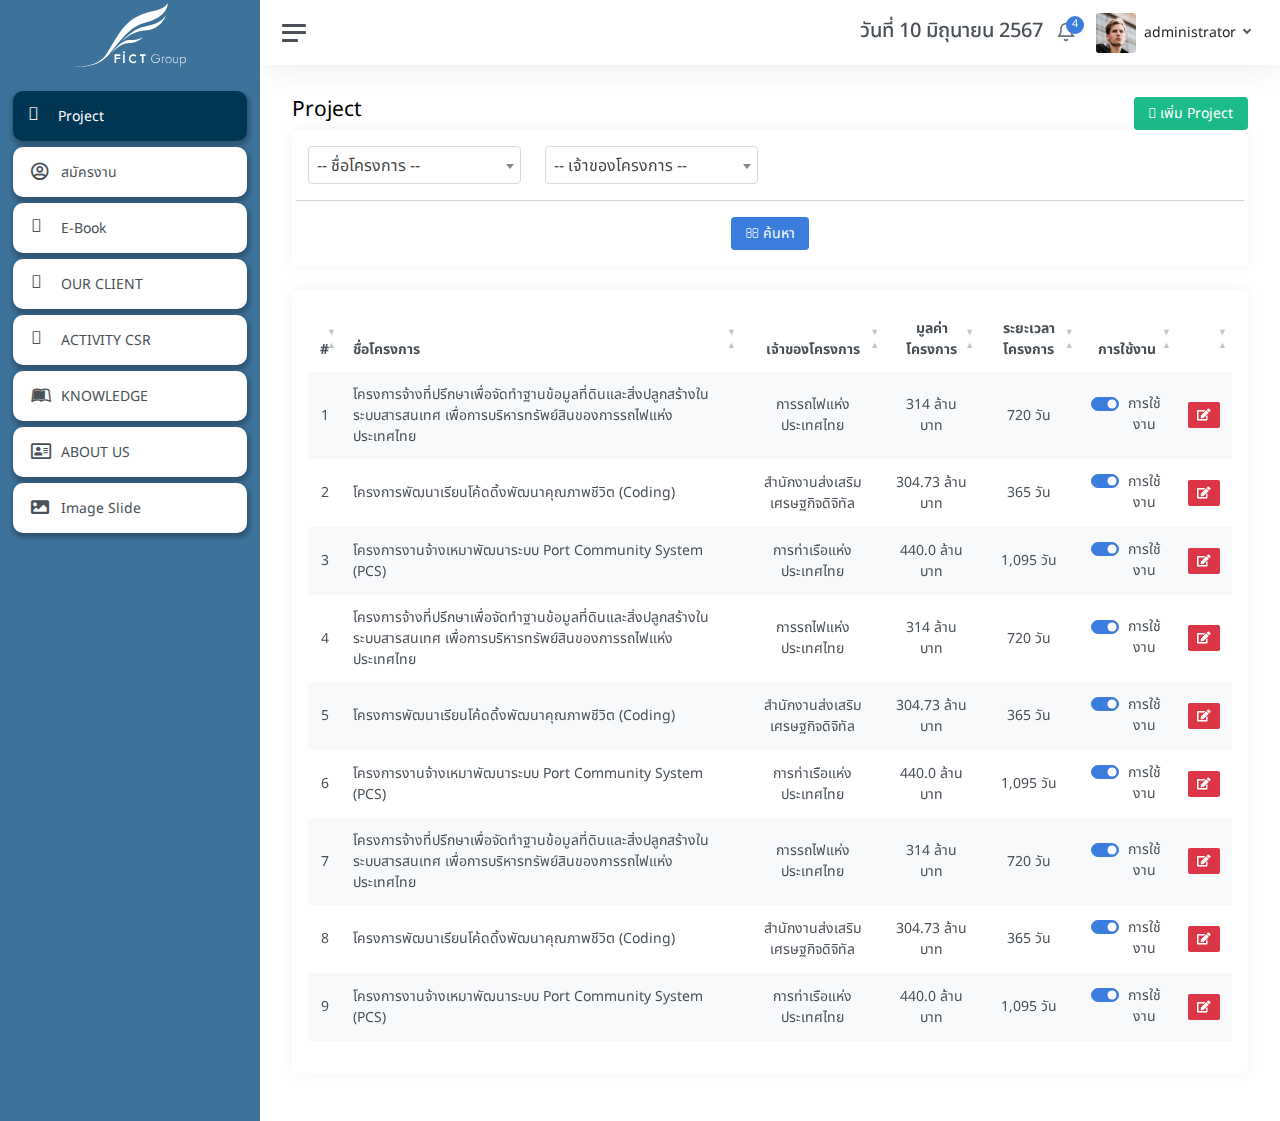
<file: index.html>
<!DOCTYPE html>
<html lang="en">
    <head>
        <meta charset="utf-8">
        <meta http-equiv="X-UA-Compatible" content="IE=edge">
        <meta name="viewport" content="width=device-width, initial-scale=1, shrink-to-fit=no">
        <meta name="description" content="FICT CV Management">
        <meta name="author" content="FICT CV Management"> 
		<link rel="preconnect" href="https://fonts.googleapis.com">
		<link rel="preconnect" href="https://fonts.gstatic.com" crossorigin>
        <link rel="shortcut icon" href="img/logo_fict.svg" />
        
        <title>FICT GROUP</title>
        <link href="css/bootstrap.min.css" rel="stylesheet">
        <link href="css/app.css" rel="stylesheet">
        <link href="css/style.css" rel="stylesheet">
        <link href="https://fonts.googleapis.com/css2?family=Inter:wght@300;400;600&display=swap" rel="stylesheet"> 
		<link href="https://fonts.googleapis.com/css2?family=Noto+Sans+Thai:wght@100..900&display=swap" rel="stylesheet"> 
        <link rel="stylesheet" href="https://cdn.datatables.net/1.13.7/css/dataTables.bootstrap5.min.css"/>   
        <link rel="stylesheet" href="https://pro.fontawesome.com/releases/v5.10.0/css/all.css"/>   
        <link href="css/select2.min.css" rel="stylesheet" />
    </head>
    <body>
        <div class="wrapper">
            <nav id="sidebar" class="sidebar js-sidebar">
                <div class="sidebar-content js-simplebar">
                    
					<img src="img/logo_fict_white.svg" class="logo" alt="FICT CV Management">
					<br>
                    <ul class="sidebar-nav"> 
                        <li class="sidebar-item active">
                            <a class="sidebar-link" href="index.html"> 
								<i class="fal fa-file-alt"></i>
								<span class="align-middle">Project</span>
                            </a>
                        </li>  
                        <li class="sidebar-item">
                            <a class="sidebar-link" href="job.html"> 
								<i class="far fa-user-circle"></i>
								<span class="align-middle">สมัครงาน</span>
                            </a>
                        </li> 
                        <li class="sidebar-item">
                            <a class="sidebar-link" href="e-book.html"> 
								<i class="fal fa-book"></i>
								<span class="align-middle">E-Book</span>
                            </a>
                        </li> 
                        <li class="sidebar-item">
                            <a class="sidebar-link" href="our-client.html">  
								<i class="fal fa-users"></i>
								<span class="align-middle">OUR CLIENT</span>
                            </a>
                        </li>  
                        <li class="sidebar-item">
                            <a class="sidebar-link" href="activity.html">  
								<i class="fal fa-user"></i> 
								<span class="align-middle">ACTIVITY CSR</span>
                            </a>
                        </li>  
                        <li class="sidebar-item">
                            <a class="sidebar-link" href="knowledge.html">  
								<i class="fab fa-leanpub"></i>
								<span class="align-middle">KNOWLEDGE</span>
                            </a>
                        </li>  
                        <li class="sidebar-item">
                            <a class="sidebar-link" href="aboutus.html">  
								<i class="far fa-address-card"></i>
								<span class="align-middle">ABOUT US</span>
                            </a>
                        </li>   
                        <li class="sidebar-item">
                            <a class="sidebar-link" href="image-slide.html">  
								<i class="fas fa-image"></i>
								<span class="align-middle">Image Slide</span>
                            </a>
                        </li>     
                    </ul>  
                </div>
            </nav>
            <div class="main">
                <nav class="navbar navbar-expand navbar-light navbar-bg">
                    <a class="sidebar-toggle js-sidebar-toggle">
                    <i class="hamburger align-self-center"></i>
                    </a> 
                    <div class="navbar-collapse collapse">
                        <ul class="navbar-nav navbar-align">
							<li class="nav-item nav-date">วันที่ 10 มิถุนายน 2567</li>
                            <li class="nav-item dropdown">
                                <a class="nav-icon dropdown-toggle" href="#" id="alertsDropdown" data-bs-toggle="dropdown">
                                    <div class="position-relative">
                                        <i class="align-middle" data-feather="bell"></i>
                                        <span class="indicator">4</span>
                                    </div>
                                </a>
                                <div class="dropdown-menu dropdown-menu-lg dropdown-menu-end py-0" aria-labelledby="alertsDropdown">
                                    <div class="dropdown-menu-header">
                                        4 New Notifications
                                    </div>
                                    <div class="list-group">
                                        <a href="#" class="list-group-item">
                                            <div class="row g-0 align-items-center">
                                                <div class="col-2">
                                                    <i class="text-danger" data-feather="alert-circle"></i>
                                                </div>
                                                <div class="col-10">
                                                    <div class="text-dark">Update completed</div>
                                                    <div class="text-muted small mt-1">Restart server 12 to complete the update.</div>
                                                    <div class="text-muted small mt-1">30m ago</div>
                                                </div>
                                            </div>
                                        </a> 
                                    </div>
                                    <div class="dropdown-menu-footer">
                                        <a href="#" class="text-muted">Show all notifications</a>
                                    </div>
                                </div>
                            </li> 
                            <li class="nav-item dropdown">
                                <a class="nav-icon dropdown-toggle d-inline-block d-sm-none" href="#" data-bs-toggle="dropdown">
                                <i class="align-middle" data-feather="settings"></i>
                                </a>
                                <a class="nav-link dropdown-toggle d-none d-sm-inline-block" href="#" data-bs-toggle="dropdown">
                                <img src="img/avatar.jpg" class="avatar img-fluid rounded me-1" alt="Charles Hall" /> <span class="text-dark">administrator</span>
                                </a>
                                <div class="dropdown-menu dropdown-menu-end">
                                    <a class="dropdown-item" href="#"><i class="align-middle me-1" data-feather="user"></i> โปรไฟล์</a>  
                                    <a class="dropdown-item" href="#"><i class="align-middle me-1" data-feather="settings"></i> ตั้งค่า</a> 
                                    <div class="dropdown-divider"></div>
                                    <a class="dropdown-item" href="login.html">ออกจากระบบ</a>
                                </div>
                            </li>
                        </ul>
                    </div>
                </nav>
                <main class="content">
                    <div class="container-fluid p-0">
                        <div class="row">
                            <div class="col-lg-6 col-12">
                                <h3>Project</h3> 
                            </div>
                            <div class="col-lg-6 col-12 text-end">
                                <a href="project-add.html" class="btn btn-success"><i class="fal fa-plus"></i> เพิ่ม Project</a>
                            </div>
                        </div>
                        <div class="col-12">
                            
                            <div class="card p-3">
                                <form>
                                    <div class="row">
                                        <div class="col-lg-3 col-md-6 col-12 mb-3"> 
                                            <select class="js-example-basic-multiple w-100"> 
                                                <option value="0" disabled selected>-- ชื่อโครงการ --</option>
                                                <option value="1">ชื่อโครงการ</option> 
                                                <option value="2">ชื่อโครงการ</option> 
                                                <option value="3">ชื่อโครงการ</option>  
                                                <option value="3">ชื่อโครงการ</option>  
                                            </select>
                                        </div> 
                                        <div class="col-lg-3 col-md-6 col-12 mb-3"> 
                                            <select class="js-example-basic-multiple w-100"> 
                                                <option value="0" disabled selected>-- เจ้าของโครงการ --</option>
                                                <option value="1">เจ้าของโครงการ</option> 
                                                <option value="2">เจ้าของโครงการ</option> 
                                                <option value="3">เจ้าของโครงการ</option>  
                                                <option value="3">เจ้าของโครงการ</option>  
                                            </select>
                                        </div>  
                                         
                                        <hr>
                                        <div class="col-12 text-center">
                                            <button class="btn btn-primary"><i class="fal fa-search"></i> ค้นหา</button> 
                                        </div>
                                    </div> 
                                </form>
                            </div>
                            <div class="card p-3">
                                <div class="table-responsive">
                                
                                    <table class="table table-borderless table-striped tb-num" style="vertical-align: middle;">
                                        <thead>
                                            <tr class="sortx">
                                                <th class="text-center">#</th>  
                                                <th class="text-start" style="width: 400px;">ชื่อโครงการ</th>
                                                <th class="text-center">เจ้าของโครงการ</th>
                                                <th class="text-center">มูลค่าโครงการ</th>
                                                <th class="text-center">ระยะเวลาโครงการ</th>  
                                                <th class="text-center">
                                                    การใช้งาน
                                                </th>
                                                <th class="text-center">&nbsp;</th> 
                                            </tr>
                                        </thead>
                                        <tbody>
                                            <tr>
                                                <td class="text-center">1</td> 
                                                <td class="text-start">โครงการจ้างที่ปรึกษาเพื่อจัดทำฐานข้อมูลที่ดินและสิ่งปลูกสร้างในระบบสารสนเทศ เพื่อการบริหารทรัพย์สินของการรถไฟแห่งประเทศไทย</td>  
                                                <td class="text-center">การรถไฟแห่งประเทศไทย</td>  
                                                <td class="text-center">314 ล้านบาท</td>  
                                                <td class="text-center">720 วัน</td>   
                                                <td class="text-center">
                                                    <div class="d-flex justify-content-center">
                                                        <div class="form-check form-switch">
                                                            <input class="form-check-input" type="checkbox" id="flexSwitch1" checked>
                                                            <label class="form-check-label" for="flexSwitch1">การใช้งาน</label>
                                                        </div>
                                                    </div>
                                                </td>
                                                <td class="text-center">
                                                    <a href="project-edit.html" class="btn btn-danger btn-sm"><i class="fas fa-edit"></i></a>  
                                                </td>  
                                            </tr>   
                                            <tr>
                                                <td class="text-center">1</td> 
                                                <td class="text-start">โครงการพัฒนาเรียนโค้ดดิ้งพัฒนาคุณภาพชีวิต (Coding)</td>  
                                                <td class="text-center">สำนักงานส่งเสริมเศรษฐกิจดิจิทัล</td>  
                                                <td class="text-center">304.73 ล้านบาท</td>  
                                                <td class="text-center">365 วัน</td>   
                                                <td class="text-center">
                                                    <div class="d-flex justify-content-center">
                                                        <div class="form-check form-switch">
                                                            <input class="form-check-input" type="checkbox" id="flexSwitch1" checked>
                                                            <label class="form-check-label" for="flexSwitch1">การใช้งาน</label>
                                                        </div>
                                                    </div>
                                                </td>
                                                <td class="text-center">
                                                    <a href="project-edit.html" class="btn btn-danger btn-sm"><i class="fas fa-edit"></i></a>  
                                                </td>  
                                            </tr>     
                                            <tr>
                                                <td class="text-center">1</td> 
                                                <td class="text-start">โครงการงานจ้างเหมาพัฒนาระบบ Port Community System (PCS)</td>  
                                                <td class="text-center">การท่าเรือแห่งประเทศไทย</td>  
                                                <td class="text-center">440.0 ล้านบาท</td>  
                                                <td class="text-center">1,095  วัน</td>   
                                                <td class="text-center">
                                                    <div class="d-flex justify-content-center">
                                                        <div class="form-check form-switch">
                                                            <input class="form-check-input" type="checkbox" id="flexSwitch1" checked>
                                                            <label class="form-check-label" for="flexSwitch1">การใช้งาน</label>
                                                        </div>
                                                    </div>
                                                </td>
                                                <td class="text-center">
                                                    <a href="project-edit.html" class="btn btn-danger btn-sm"><i class="fas fa-edit"></i></a>  
                                                </td>  
                                            </tr>    
                                            <tr>
                                                <td class="text-center">1</td> 
                                                <td class="text-start">โครงการจ้างที่ปรึกษาเพื่อจัดทำฐานข้อมูลที่ดินและสิ่งปลูกสร้างในระบบสารสนเทศ เพื่อการบริหารทรัพย์สินของการรถไฟแห่งประเทศไทย</td>  
                                                <td class="text-center">การรถไฟแห่งประเทศไทย</td>  
                                                <td class="text-center">314 ล้านบาท</td>  
                                                <td class="text-center">720 วัน</td>   
                                                <td class="text-center">
                                                    <div class="d-flex justify-content-center">
                                                        <div class="form-check form-switch">
                                                            <input class="form-check-input" type="checkbox" id="flexSwitch1" checked>
                                                            <label class="form-check-label" for="flexSwitch1">การใช้งาน</label>
                                                        </div>
                                                    </div>
                                                </td>
                                                <td class="text-center">
                                                    <a href="project-edit.html" class="btn btn-danger btn-sm"><i class="fas fa-edit"></i></a>  
                                                </td>  
                                            </tr>   
                                            <tr>
                                                <td class="text-center">1</td> 
                                                <td class="text-start">โครงการพัฒนาเรียนโค้ดดิ้งพัฒนาคุณภาพชีวิต (Coding)</td>  
                                                <td class="text-center">สำนักงานส่งเสริมเศรษฐกิจดิจิทัล</td>  
                                                <td class="text-center">304.73 ล้านบาท</td>  
                                                <td class="text-center">365 วัน</td>   
                                                <td class="text-center">
                                                    <div class="d-flex justify-content-center">
                                                        <div class="form-check form-switch">
                                                            <input class="form-check-input" type="checkbox" id="flexSwitch1" checked>
                                                            <label class="form-check-label" for="flexSwitch1">การใช้งาน</label>
                                                        </div>
                                                    </div>
                                                </td>
                                                <td class="text-center">
                                                    <a href="project-edit.html" class="btn btn-danger btn-sm"><i class="fas fa-edit"></i></a>  
                                                </td>  
                                            </tr>     
                                            <tr>
                                                <td class="text-center">1</td> 
                                                <td class="text-start">โครงการงานจ้างเหมาพัฒนาระบบ Port Community System (PCS)</td>  
                                                <td class="text-center">การท่าเรือแห่งประเทศไทย</td>  
                                                <td class="text-center">440.0 ล้านบาท</td>  
                                                <td class="text-center">1,095  วัน</td>   
                                                <td class="text-center">
                                                    <div class="d-flex justify-content-center">
                                                        <div class="form-check form-switch">
                                                            <input class="form-check-input" type="checkbox" id="flexSwitch1" checked>
                                                            <label class="form-check-label" for="flexSwitch1">การใช้งาน</label>
                                                        </div>
                                                    </div>
                                                </td>
                                                <td class="text-center">
                                                    <a href="project-edit.html" class="btn btn-danger btn-sm"><i class="fas fa-edit"></i></a>  
                                                </td>  
                                            </tr>    
                                            <tr>
                                                <td class="text-center">1</td> 
                                                <td class="text-start">โครงการจ้างที่ปรึกษาเพื่อจัดทำฐานข้อมูลที่ดินและสิ่งปลูกสร้างในระบบสารสนเทศ เพื่อการบริหารทรัพย์สินของการรถไฟแห่งประเทศไทย</td>  
                                                <td class="text-center">การรถไฟแห่งประเทศไทย</td>  
                                                <td class="text-center">314 ล้านบาท</td>  
                                                <td class="text-center">720 วัน</td>   
                                                <td class="text-center">
                                                    <div class="d-flex justify-content-center">
                                                        <div class="form-check form-switch">
                                                            <input class="form-check-input" type="checkbox" id="flexSwitch1" checked>
                                                            <label class="form-check-label" for="flexSwitch1">การใช้งาน</label>
                                                        </div>
                                                    </div>
                                                </td>
                                                <td class="text-center">
                                                    <a href="project-edit.html" class="btn btn-danger btn-sm"><i class="fas fa-edit"></i></a>  
                                                </td>  
                                            </tr>   
                                            <tr>
                                                <td class="text-center">1</td> 
                                                <td class="text-start">โครงการพัฒนาเรียนโค้ดดิ้งพัฒนาคุณภาพชีวิต (Coding)</td>  
                                                <td class="text-center">สำนักงานส่งเสริมเศรษฐกิจดิจิทัล</td>  
                                                <td class="text-center">304.73 ล้านบาท</td>  
                                                <td class="text-center">365 วัน</td>   
                                                <td class="text-center">
                                                    <div class="d-flex justify-content-center">
                                                        <div class="form-check form-switch">
                                                            <input class="form-check-input" type="checkbox" id="flexSwitch1" checked>
                                                            <label class="form-check-label" for="flexSwitch1">การใช้งาน</label>
                                                        </div>
                                                    </div>
                                                </td>
                                                <td class="text-center">
                                                    <a href="project-edit.html" class="btn btn-danger btn-sm"><i class="fas fa-edit"></i></a>  
                                                </td>  
                                            </tr>     
                                            <tr>
                                                <td class="text-center">1</td> 
                                                <td class="text-start">โครงการงานจ้างเหมาพัฒนาระบบ Port Community System (PCS)</td>  
                                                <td class="text-center">การท่าเรือแห่งประเทศไทย</td>  
                                                <td class="text-center">440.0 ล้านบาท</td>  
                                                <td class="text-center">1,095  วัน</td>   
                                                <td class="text-center">
                                                    <div class="d-flex justify-content-center">
                                                        <div class="form-check form-switch">
                                                            <input class="form-check-input" type="checkbox" id="flexSwitch1" checked>
                                                            <label class="form-check-label" for="flexSwitch1">การใช้งาน</label>
                                                        </div>
                                                    </div>
                                                </td>
                                                <td class="text-center">
                                                    <a href="project-edit.html" class="btn btn-danger btn-sm"><i class="fas fa-edit"></i></a>  
                                                </td>  
                                            </tr>    
                                        </tbody>
                                    </table>
                                </div>
                            </div>
                        </div>
                    </div>
                </main> 
            </div>
        </div>

        

        <script src="js/jquery-3.5.1.min.js"></script>   
        <script src="js/app.js"></script>  

        <script src="js/jquery.dataTables.min.js"></script>
        <script src="js/dataTables.bootstrap5.min.js"></script>
        <script src="js/select2.min.js"></script>
         
        


        <script>  
            $(document).ready(function() {
                $('.table-stripedx').DataTable( {
                    "paging": true,
                    "searching": false,
                    "ordering": true,
                    "info": true
                }); 
                $('.js-example-basic-multiple').select2();   
                $('.item-sup').click(function () {
                    $(this).toggleClass("show");    
                });   
            });  

            $(".tb-num td:nth-child(1)").each(function(i,v) {$(v).text(i + 1);});
        </script>
 

        
    </body>
</html>
</file>
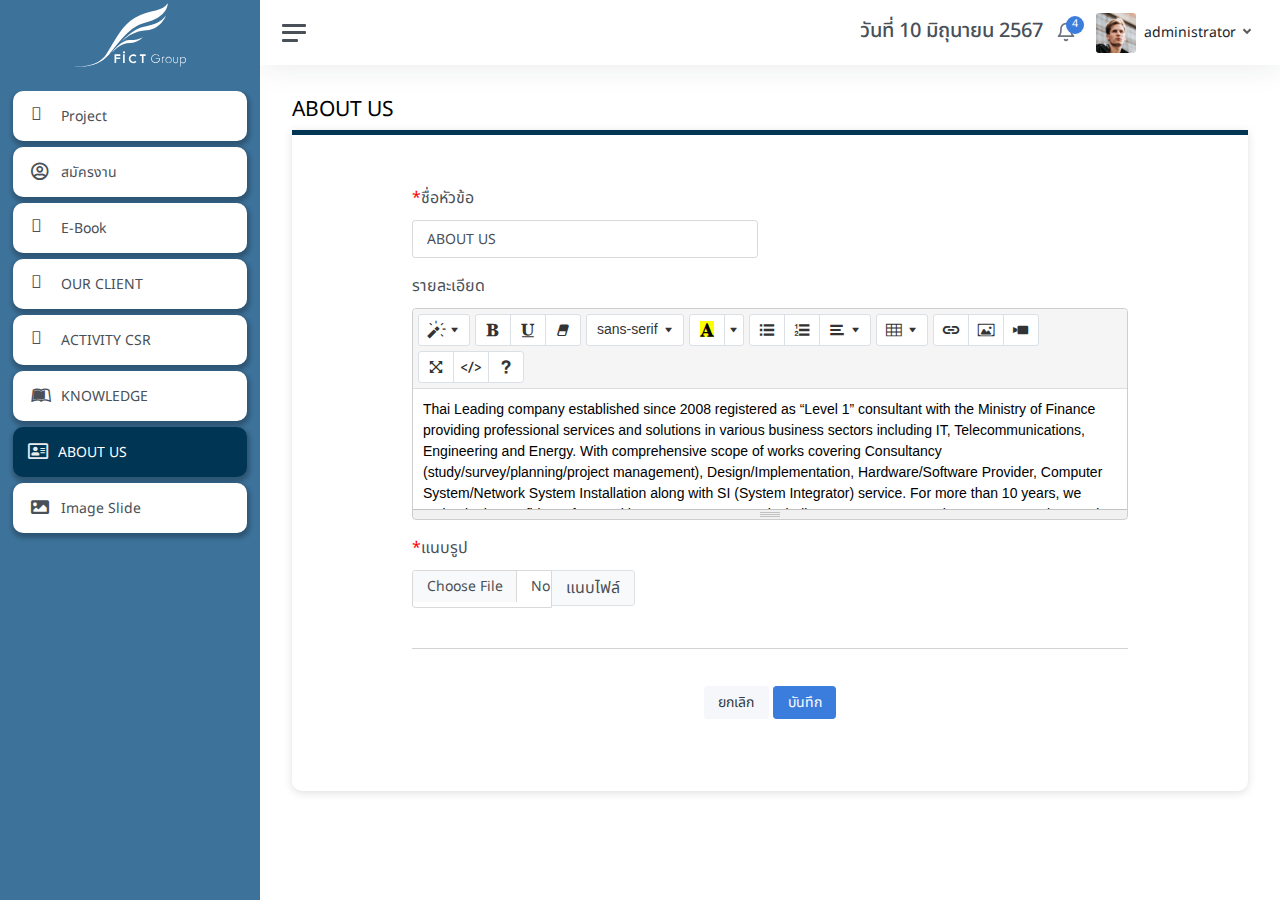
<file: aboutus.html>
<!DOCTYPE html>
<html lang="en">
    <head>
        <meta charset="utf-8">
        <meta http-equiv="X-UA-Compatible" content="IE=edge">
        <meta name="viewport" content="width=device-width, initial-scale=1, shrink-to-fit=no">
        <meta name="description" content="FICT CV Management">
        <meta name="author" content="FICT CV Management"> 
		<link rel="preconnect" href="https://fonts.googleapis.com">
		<link rel="preconnect" href="https://fonts.gstatic.com" crossorigin>
        <link rel="shortcut icon" href="img/logo_fict.svg" />
        
        <title>FICT GROUP</title>
        <link href="css/bootstrap.min.css" rel="stylesheet">
        <link href="css/app.css" rel="stylesheet">
        <link href="css/style.css" rel="stylesheet">
        <link href="https://fonts.googleapis.com/css2?family=Inter:wght@300;400;600&display=swap" rel="stylesheet"> 
		<link href="https://fonts.googleapis.com/css2?family=Noto+Sans+Thai:wght@100..900&display=swap" rel="stylesheet"> 
        <link rel="stylesheet" href="https://cdn.datatables.net/1.13.7/css/dataTables.bootstrap5.min.css"/>   
        <link rel="stylesheet" href="https://pro.fontawesome.com/releases/v5.10.0/css/all.css"/>   
        <link href="css/select2.min.css" rel="stylesheet" />
        <link rel="stylesheet" href="js/summernote/summernote-lite.css"> 
        <link rel="stylesheet" href="css/form-editor-summernote.css">
    </head>
    <body>
        <div class="wrapper">
            <nav id="sidebar" class="sidebar js-sidebar">
                <div class="sidebar-content js-simplebar">
                    
					<img src="img/logo_fict_white.svg" class="logo" alt="FICT CV Management">
					<br>
                    <ul class="sidebar-nav"> 
                        <li class="sidebar-item">
                            <a class="sidebar-link" href="index.html"> 
								<i class="fal fa-file-alt"></i>
								<span class="align-middle">Project</span>
                            </a>
                        </li> 
                        <li class="sidebar-item">
                            <a class="sidebar-link" href="job.html"> 
								<i class="far fa-user-circle"></i>
								<span class="align-middle">สมัครงาน</span>
                            </a>
                        </li>  
                        <li class="sidebar-item">
                            <a class="sidebar-link" href="e-book.html"> 
								<i class="fal fa-book"></i>
								<span class="align-middle">E-Book</span>
                            </a>
                        </li> 
                        <li class="sidebar-item">
                            <a class="sidebar-link" href="our-client.html">  
								<i class="fal fa-users"></i>
								<span class="align-middle">OUR CLIENT</span>
                            </a>
                        </li>  
                        <li class="sidebar-item">
                            <a class="sidebar-link" href="activity.html">  
								<i class="fal fa-user"></i> 
								<span class="align-middle">ACTIVITY CSR</span>
                            </a>
                        </li>  
                        <li class="sidebar-item">
                            <a class="sidebar-link" href="knowledge.html">  
								<i class="fab fa-leanpub"></i>
								<span class="align-middle">KNOWLEDGE</span>
                            </a>
                        </li>  
                        <li class="sidebar-item active">
                            <a class="sidebar-link" href="aboutus.html">  
								<i class="far fa-address-card"></i>
								<span class="align-middle">ABOUT US</span>
                            </a>
                        </li>     
                        <li class="sidebar-item">
                            <a class="sidebar-link" href="image-slide.html">  
								<i class="fas fa-image"></i>
								<span class="align-middle">Image Slide</span>
                            </a>
                        </li>  
                    </ul>  
                </div>
            </nav>
            <div class="main">
                <nav class="navbar navbar-expand navbar-light navbar-bg">
                    <a class="sidebar-toggle js-sidebar-toggle">
                    <i class="hamburger align-self-center"></i>
                    </a> 
                    <div class="navbar-collapse collapse">
                        <ul class="navbar-nav navbar-align">
							<li class="nav-item nav-date">วันที่ 10 มิถุนายน 2567</li>
                            <li class="nav-item dropdown">
                                <a class="nav-icon dropdown-toggle" href="#" id="alertsDropdown" data-bs-toggle="dropdown">
                                    <div class="position-relative">
                                        <i class="align-middle" data-feather="bell"></i>
                                        <span class="indicator">4</span>
                                    </div>
                                </a>
                                <div class="dropdown-menu dropdown-menu-lg dropdown-menu-end py-0" aria-labelledby="alertsDropdown">
                                    <div class="dropdown-menu-header">
                                        4 New Notifications
                                    </div>
                                    <div class="list-group">
                                        <a href="#" class="list-group-item">
                                            <div class="row g-0 align-items-center">
                                                <div class="col-2">
                                                    <i class="text-danger" data-feather="alert-circle"></i>
                                                </div>
                                                <div class="col-10">
                                                    <div class="text-dark">Update completed</div>
                                                    <div class="text-muted small mt-1">Restart server 12 to complete the update.</div>
                                                    <div class="text-muted small mt-1">30m ago</div>
                                                </div>
                                            </div>
                                        </a> 
                                    </div>
                                    <div class="dropdown-menu-footer">
                                        <a href="#" class="text-muted">Show all notifications</a>
                                    </div>
                                </div>
                            </li> 
                            <li class="nav-item dropdown">
                                <a class="nav-icon dropdown-toggle d-inline-block d-sm-none" href="#" data-bs-toggle="dropdown">
                                <i class="align-middle" data-feather="settings"></i>
                                </a>
                                <a class="nav-link dropdown-toggle d-none d-sm-inline-block" href="#" data-bs-toggle="dropdown">
                                <img src="img/avatar.jpg" class="avatar img-fluid rounded me-1" alt="Charles Hall" /> <span class="text-dark">administrator</span>
                                </a>
                                <div class="dropdown-menu dropdown-menu-end">
                                    <a class="dropdown-item" href="#"><i class="align-middle me-1" data-feather="user"></i> โปรไฟล์</a>  
                                    <a class="dropdown-item" href="#"><i class="align-middle me-1" data-feather="settings"></i> ตั้งค่า</a> 
                                    <div class="dropdown-divider"></div>
                                    <a class="dropdown-item" href="login.html">ออกจากระบบ</a>
                                </div>
                            </li>
                        </ul>
                    </div>
                </nav>
                <main class="content">
                    <div class="container-fluid p-0">
                        <div class="row">
                            <div class="col-lg-6 col-12">
                                <h3>ABOUT US</h3> 
                            </div> 
                        </div>
                        <div class="col-12">  
                            <form class="form-x">  
                                <br> 
            
                                <div class="form-group row">
                                    <div class="col-lg-6">
                                        <label for=""><span>*</span>ชื่อหัวข้อ</label> 
                                        <input type="text" class="form-control" value="ABOUT US">
                                    </div> 
                                </div>   
                                
                                <div class="form-group row">
                                    <div class="col-lg-12">
                                        <label for="">รายละเอียด</label> 
                                        <div class="texteditorx ">
                                            <p>Thai Leading company established since 2008 registered as “Level 1” consultant with the Ministry of Finance providing professional services and solutions in various business sectors including IT, Telecommunications, Engineering and Energy. With comprehensive scope of works covering Consultancy (study/survey/planning/project management), Design/Implementation, Hardware/Software Provider, Computer System/Network System Installation along with SI (System Integrator) service.

                                                For more than 10 years, we maintain the confident of trust with our great customers including government agencies, state enterprises and large private organizations to operate national mega project.</p>
                                        </div>
                                    </div> 
                                </div>

                                <div class="form-group row">  
                                    <div class="col-lg-4">
                                        <label for=""><span>*</span>แนบรูป</label> 
                                        <div class="input-group mb-3">
                                            <input type="file" class="form-control" id="inputGroupFile02">
                                            <label class="input-group-text" for="inputGroupFile02">แนบไฟล์</label>
                                        </div>
                                    </div>   
                                </div> 
 
    
        
                                <hr>
                                <br>
                                <div class="row">
                                    <div class="col-12 text-center"> 
                                        <button type="button" class="btn btn-light">ยกเลิก</button>
                                        <button type="button" class="btn btn-primary">บันทึก</button>
                                    </div>
                                </div>
                                <br>
                                <br>
                            </form> 
                        </div>
                    </div>
                </main> 
            </div>
        </div>

        

        <script src="js/jquery-3.5.1.min.js"></script>   
        <script src="js/app.js"></script>  

        <script src="js/jquery.dataTables.min.js"></script>
        <script src="js/dataTables.bootstrap5.min.js"></script>
        <script src="js/select2.min.js"></script>
        <script src="js/summernote/summernote-lite.min.js"></script>
        <script src="js/summernote.js"></script>
         
        


        <script>  
            $(document).ready(function() { 
                $('.js-example-basic-multiple').select2();   
                $('.item-sup').click(function () {
                    $(this).toggleClass("show");    
                });   
            });   
        </script>
 

        
    </body>
</html>
</file>
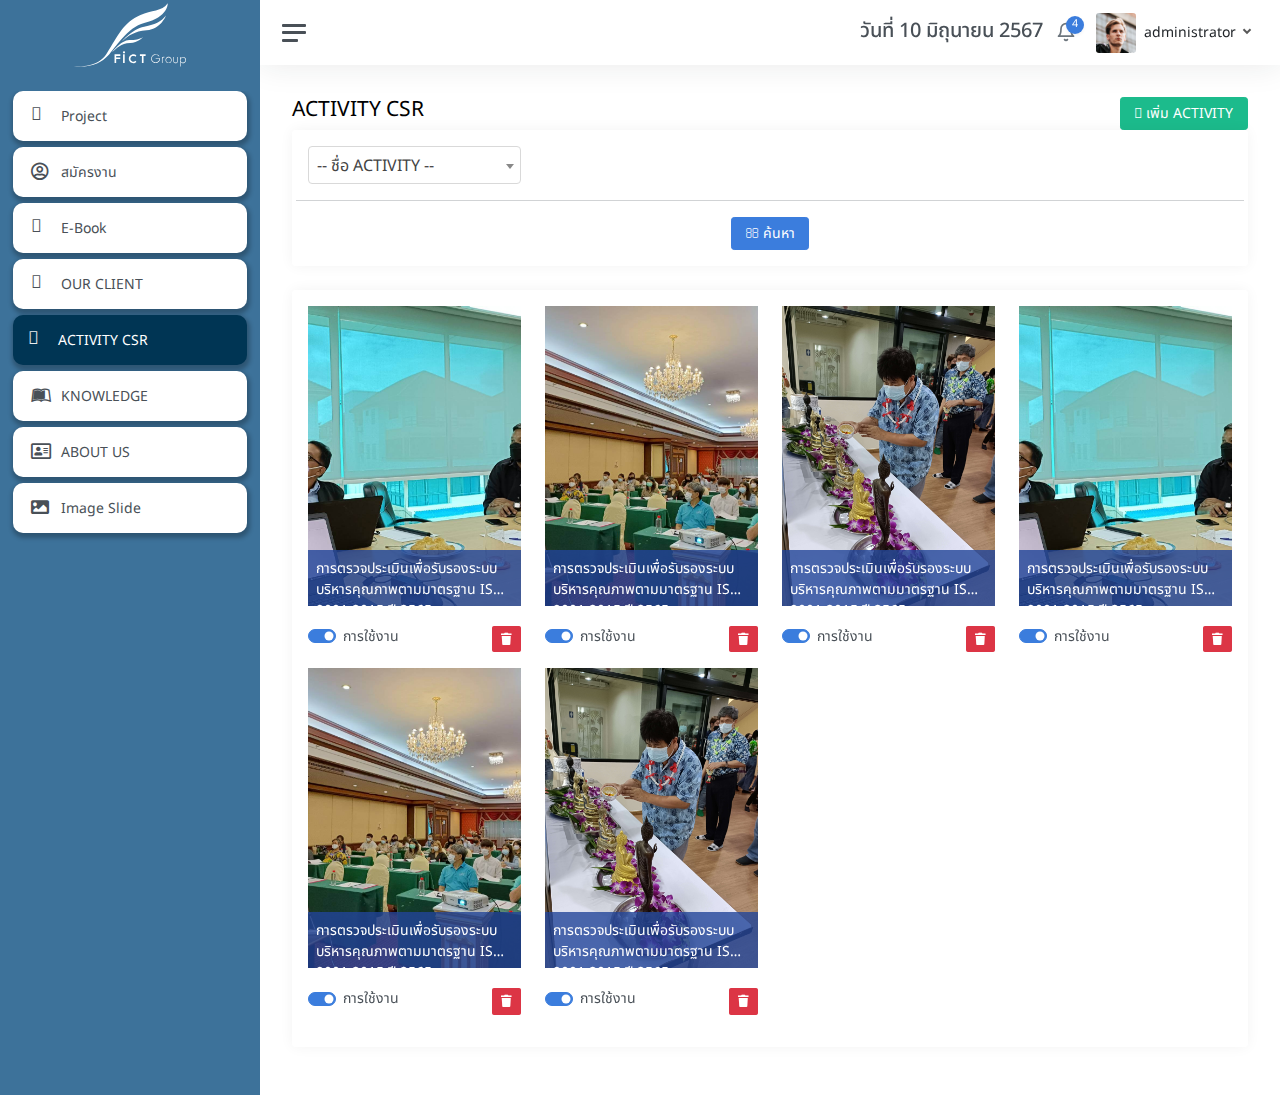
<file: activity.html>
<!DOCTYPE html>
<html lang="en">
    <head>
        <meta charset="utf-8">
        <meta http-equiv="X-UA-Compatible" content="IE=edge">
        <meta name="viewport" content="width=device-width, initial-scale=1, shrink-to-fit=no">
        <meta name="description" content="FICT CV Management">
        <meta name="author" content="FICT CV Management"> 
		<link rel="preconnect" href="https://fonts.googleapis.com">
		<link rel="preconnect" href="https://fonts.gstatic.com" crossorigin>
        <link rel="shortcut icon" href="img/logo_fict.svg" />
        
        <title>FICT GROUP</title>
        <link href="css/bootstrap.min.css" rel="stylesheet">
        <link href="css/app.css" rel="stylesheet">
        <link href="css/style.css" rel="stylesheet">
        <link href="https://fonts.googleapis.com/css2?family=Inter:wght@300;400;600&display=swap" rel="stylesheet"> 
		<link href="https://fonts.googleapis.com/css2?family=Noto+Sans+Thai:wght@100..900&display=swap" rel="stylesheet"> 
        <link rel="stylesheet" href="https://cdn.datatables.net/1.13.7/css/dataTables.bootstrap5.min.css"/>   
        <link rel="stylesheet" href="https://pro.fontawesome.com/releases/v5.10.0/css/all.css"/>   
        <link href="css/select2.min.css" rel="stylesheet" />
    </head>
    <body>
        <div class="wrapper">
            <nav id="sidebar" class="sidebar js-sidebar">
                <div class="sidebar-content js-simplebar">
                    
					<img src="img/logo_fict_white.svg" class="logo" alt="FICT CV Management">
					<br>
                    <ul class="sidebar-nav"> 
                        <li class="sidebar-item">
                            <a class="sidebar-link" href="index.html"> 
								<i class="fal fa-file-alt"></i>
								<span class="align-middle">Project</span>
                            </a>
                        </li> 
                        <li class="sidebar-item">
                            <a class="sidebar-link" href="job.html"> 
								<i class="far fa-user-circle"></i>
								<span class="align-middle">สมัครงาน</span>
                            </a>
                        </li>  
                        <li class="sidebar-item">
                            <a class="sidebar-link" href="e-book.html"> 
								<i class="fal fa-book"></i>
								<span class="align-middle">E-Book</span>
                            </a>
                        </li> 
                        <li class="sidebar-item">
                            <a class="sidebar-link" href="our-client.html">  
								<i class="fal fa-users"></i>
								<span class="align-middle">OUR CLIENT</span>
                            </a>
                        </li>  
                        <li class="sidebar-item active">
                            <a class="sidebar-link" href="activity.html">  
								<i class="fal fa-user"></i> 
								<span class="align-middle">ACTIVITY CSR</span>
                            </a>
                        </li>  
                        <li class="sidebar-item">
                            <a class="sidebar-link" href="knowledge.html">  
								<i class="fab fa-leanpub"></i>
								<span class="align-middle">KNOWLEDGE</span>
                            </a>
                        </li>  
                        <li class="sidebar-item">
                            <a class="sidebar-link" href="aboutus.html">  
								<i class="far fa-address-card"></i>
								<span class="align-middle">ABOUT US</span>
                            </a>
                        </li>   
                        <li class="sidebar-item">
                            <a class="sidebar-link" href="image-slide.html">  
								<i class="fas fa-image"></i>
								<span class="align-middle">Image Slide</span>
                            </a>
                        </li>     
                    </ul>  
                </div>
            </nav>
            <div class="main">
                <nav class="navbar navbar-expand navbar-light navbar-bg">
                    <a class="sidebar-toggle js-sidebar-toggle">
                    <i class="hamburger align-self-center"></i>
                    </a> 
                    <div class="navbar-collapse collapse">
                        <ul class="navbar-nav navbar-align">
							<li class="nav-item nav-date">วันที่ 10 มิถุนายน 2567</li>
                            <li class="nav-item dropdown">
                                <a class="nav-icon dropdown-toggle" href="#" id="alertsDropdown" data-bs-toggle="dropdown">
                                    <div class="position-relative">
                                        <i class="align-middle" data-feather="bell"></i>
                                        <span class="indicator">4</span>
                                    </div>
                                </a>
                                <div class="dropdown-menu dropdown-menu-lg dropdown-menu-end py-0" aria-labelledby="alertsDropdown">
                                    <div class="dropdown-menu-header">
                                        4 New Notifications
                                    </div>
                                    <div class="list-group">
                                        <a href="#" class="list-group-item">
                                            <div class="row g-0 align-items-center">
                                                <div class="col-2">
                                                    <i class="text-danger" data-feather="alert-circle"></i>
                                                </div>
                                                <div class="col-10">
                                                    <div class="text-dark">Update completed</div>
                                                    <div class="text-muted small mt-1">Restart server 12 to complete the update.</div>
                                                    <div class="text-muted small mt-1">30m ago</div>
                                                </div>
                                            </div>
                                        </a> 
                                    </div>
                                    <div class="dropdown-menu-footer">
                                        <a href="#" class="text-muted">Show all notifications</a>
                                    </div>
                                </div>
                            </li> 
                            <li class="nav-item dropdown">
                                <a class="nav-icon dropdown-toggle d-inline-block d-sm-none" href="#" data-bs-toggle="dropdown">
                                <i class="align-middle" data-feather="settings"></i>
                                </a>
                                <a class="nav-link dropdown-toggle d-none d-sm-inline-block" href="#" data-bs-toggle="dropdown">
                                <img src="img/avatar.jpg" class="avatar img-fluid rounded me-1" alt="Charles Hall" /> <span class="text-dark">administrator</span>
                                </a>
                                <div class="dropdown-menu dropdown-menu-end">
                                    <a class="dropdown-item" href="#"><i class="align-middle me-1" data-feather="user"></i> โปรไฟล์</a>  
                                    <a class="dropdown-item" href="#"><i class="align-middle me-1" data-feather="settings"></i> ตั้งค่า</a> 
                                    <div class="dropdown-divider"></div>
                                    <a class="dropdown-item" href="login.html">ออกจากระบบ</a>
                                </div>
                            </li>
                        </ul>
                    </div>
                </nav>
                <main class="content">
                    <div class="container-fluid p-0">
                        <div class="row">
                            <div class="col-lg-6 col-12">
                                <h3>ACTIVITY CSR</h3> 
                            </div>
                            <div class="col-lg-6 col-12 text-end">
                                <a href="activity-add.html" class="btn btn-success"><i class="fal fa-plus"></i> เพิ่ม ACTIVITY</a>
                            </div>
                        </div>
                        <div class="col-12">
                            
                            <div class="card p-3">
                                <form>
                                    <div class="row">
                                        <div class="col-lg-3 col-md-6 col-12 mb-3"> 
                                            <select class="js-example-basic-multiple w-100"> 
                                                <option value="0" disabled selected>-- ชื่อ ACTIVITY --</option>
                                                <option value="1">ชื่อ ACTIVITY</option> 
                                                <option value="2">ชื่อ ACTIVITY</option> 
                                                <option value="3">ชื่อ ACTIVITY</option>  
                                                <option value="3">ชื่อ ACTIVITY</option>  
                                            </select>
                                        </div>  
                                         
                                        <hr>
                                        <div class="col-12 text-center">
                                            <button class="btn btn-primary"><i class="fal fa-search"></i> ค้นหา</button> 
                                        </div>
                                    </div> 
                                </form>
                            </div>
                            <div class="card p-3">

                                <div class="row">
                                    <div class="col-lg-3">
                                        <a href="#">
                                            <div class="box-acti">
                                                <img src="img/a1.jpg" class="img-fluid m-auto d-block" alt="img">
                                                <div class="textx">
                                                    การตรวจประเมินเพื่อรับรองระบบบริหารคุณภาพตามมาตรฐาน ISO 9001:2015 ปี 2565  
                                                </div>
                                            </div>
                                        </a>
                                        <div class="d-flex justify-content-between mb-3"  >
                                            <div class="form-check form-switch me-2">
                                                <input class="form-check-input" type="checkbox" id="flexSwitch1" checked>
                                                <label class="form-check-label" for="flexSwitch1">การใช้งาน</label>
                                            </div>
                                            <button type="button" class="btn btn-danger btn-sm"><i class="fas fa-trash"></i></button>  
                                        </div>
                                    </div>
                                    <div class="col-lg-3">
                                        <a href="#">
                                            <div class="box-acti">
                                                <img src="img/a2.jpg" class="img-fluid m-auto d-block" alt="img">
                                                <div class="textx">
                                                    การตรวจประเมินเพื่อรับรองระบบบริหารคุณภาพตามมาตรฐาน ISO 9001:2015 ปี 2565  
                                                </div>
                                            </div>
                                        </a>
                                        <div class="d-flex justify-content-between mb-3"  >
                                            <div class="form-check form-switch me-2">
                                                <input class="form-check-input" type="checkbox" id="flexSwitch1" checked>
                                                <label class="form-check-label" for="flexSwitch1">การใช้งาน</label>
                                            </div>
                                            <button type="button" class="btn btn-danger btn-sm"><i class="fas fa-trash"></i></button>  
                                        </div>
                                    </div>
                                    <div class="col-lg-3">
                                        <a href="#">
                                            <div class="box-acti">
                                                <img src="img/a3.jpg" class="img-fluid m-auto d-block" alt="img">
                                                <div class="textx">
                                                    การตรวจประเมินเพื่อรับรองระบบบริหารคุณภาพตามมาตรฐาน ISO 9001:2015 ปี 2565  
                                                </div>
                                            </div>
                                        </a>
                                        <div class="d-flex justify-content-between mb-3"  >
                                            <div class="form-check form-switch me-2">
                                                <input class="form-check-input" type="checkbox" id="flexSwitch1" checked>
                                                <label class="form-check-label" for="flexSwitch1">การใช้งาน</label>
                                            </div>
                                            <button type="button" class="btn btn-danger btn-sm"><i class="fas fa-trash"></i></button>  
                                        </div>
                                    </div>
                                    <div class="col-lg-3">
                                        <a href="#">
                                            <div class="box-acti">
                                                <img src="img/a1.jpg" class="img-fluid m-auto d-block" alt="img">
                                                <div class="textx">
                                                    การตรวจประเมินเพื่อรับรองระบบบริหารคุณภาพตามมาตรฐาน ISO 9001:2015 ปี 2565  
                                                </div>
                                            </div>
                                        </a>
                                        <div class="d-flex justify-content-between mb-3"  >
                                            <div class="form-check form-switch me-2">
                                                <input class="form-check-input" type="checkbox" id="flexSwitch1" checked>
                                                <label class="form-check-label" for="flexSwitch1">การใช้งาน</label>
                                            </div>
                                            <button type="button" class="btn btn-danger btn-sm"><i class="fas fa-trash"></i></button>  
                                        </div>
                                    </div>
                                    <div class="col-lg-3">
                                        <a href="#">
                                            <div class="box-acti">
                                                <img src="img/a2.jpg" class="img-fluid m-auto d-block" alt="img">
                                                <div class="textx">
                                                    การตรวจประเมินเพื่อรับรองระบบบริหารคุณภาพตามมาตรฐาน ISO 9001:2015 ปี 2565  
                                                </div>
                                            </div>
                                        </a>
                                        <div class="d-flex justify-content-between mb-3"  >
                                            <div class="form-check form-switch me-2">
                                                <input class="form-check-input" type="checkbox" id="flexSwitch1" checked>
                                                <label class="form-check-label" for="flexSwitch1">การใช้งาน</label>
                                            </div>
                                            <button type="button" class="btn btn-danger btn-sm"><i class="fas fa-trash"></i></button>  
                                        </div>
                                    </div>
                                    <div class="col-lg-3">
                                        <a href="#">
                                            <div class="box-acti">
                                                <img src="img/a3.jpg" class="img-fluid m-auto d-block" alt="img">
                                                <div class="textx">
                                                    การตรวจประเมินเพื่อรับรองระบบบริหารคุณภาพตามมาตรฐาน ISO 9001:2015 ปี 2565  
                                                </div>
                                            </div>
                                        </a>
                                        <div class="d-flex justify-content-between mb-3"  >
                                            <div class="form-check form-switch me-2">
                                                <input class="form-check-input" type="checkbox" id="flexSwitch1" checked>
                                                <label class="form-check-label" for="flexSwitch1">การใช้งาน</label>
                                            </div>
                                            <button type="button" class="btn btn-danger btn-sm"><i class="fas fa-trash"></i></button>  
                                        </div>
                                    </div>
                                </div>

                                <!-- <div class="table-responsive">
                                
                                    <table class="table table-borderless table-striped tb-num" style="vertical-align: middle;">
                                        <thead>
                                            <tr class="sortx">
                                                <th class="text-center">#</th>  
                                                <th class="text-start" style="width: 400px;">ชื่อ ACTIVITY</th>
                                                <th class="text-center">วันที่เพิ่ม</th> 
                                                <th class="text-center">
                                                    การใช้งาน
                                                </th>
                                                <th class="text-center">&nbsp;</th> 
                                            </tr>
                                        </thead>
                                        <tbody>
                                            <tr>
                                                <td class="text-center">1</td> 
                                                <td class="text-start">การตรวจประเมินเพื่อรับรองระบบบริหารคุณภาพตามมาตรฐาน ISO 9001:2015 ปี 2565</td>  
                                                <td class="text-center">10/05/2567 09:06:01</td>   
                                                <td class="text-center">
                                                    <div class="d-flex justify-content-center">
                                                        <div class="form-check form-switch">
                                                            <input class="form-check-input" type="checkbox" id="flexSwitch1" checked>
                                                            <label class="form-check-label" for="flexSwitch1">การใช้งาน</label>
                                                        </div>
                                                    </div>
                                                </td>
                                                <td class="text-center">
                                                    <a href="#" class="btn btn-danger btn-sm"><i class="fas fa-edit"></i></a>  
                                                </td>  
                                            </tr>    
                                        </tbody>
                                    </table>
                                </div> -->


                            </div>
                        </div>
                    </div>
                </main> 
            </div>
        </div>

        

        <script src="js/jquery-3.5.1.min.js"></script>   
        <script src="js/app.js"></script>  

        <script src="js/jquery.dataTables.min.js"></script>
        <script src="js/dataTables.bootstrap5.min.js"></script>
        <script src="js/select2.min.js"></script>
         
        


        <script>  
            $(document).ready(function() {
                $('.table-stripedx').DataTable( {
                    "paging": true,
                    "searching": false,
                    "ordering": true,
                    "info": true
                }); 
                $('.js-example-basic-multiple').select2();   
                $('.item-sup').click(function () {
                    $(this).toggleClass("show");    
                });   
            });  

            $(".tb-num td:nth-child(1)").each(function(i,v) {$(v).text(i + 1);});
        </script>
 

        
    </body>
</html>
</file>
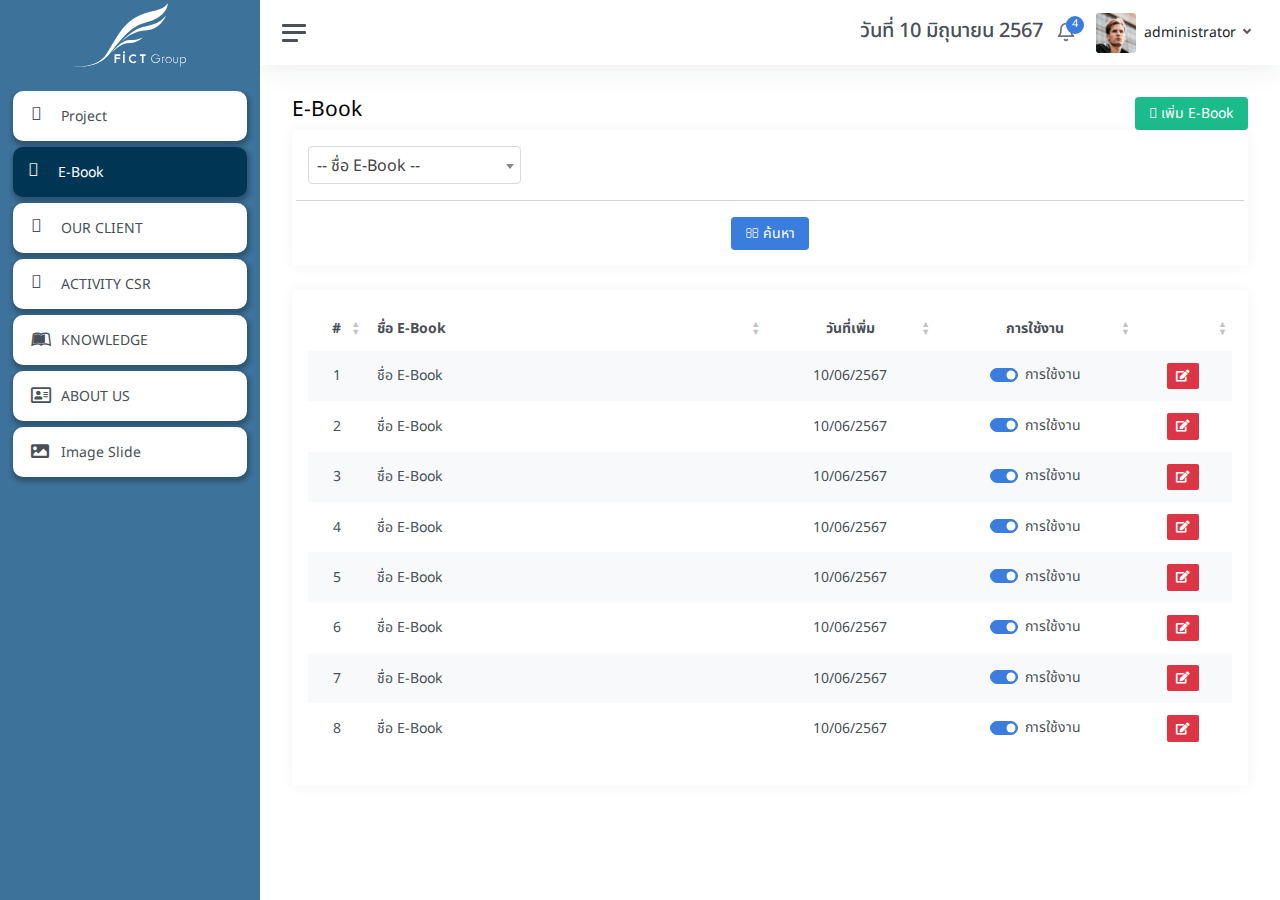
<file: e-book.html>
<!DOCTYPE html>
<html lang="en">
    <head>
        <meta charset="utf-8">
        <meta http-equiv="X-UA-Compatible" content="IE=edge">
        <meta name="viewport" content="width=device-width, initial-scale=1, shrink-to-fit=no">
        <meta name="description" content="FICT CV Management">
        <meta name="author" content="FICT CV Management"> 
		<link rel="preconnect" href="https://fonts.googleapis.com">
		<link rel="preconnect" href="https://fonts.gstatic.com" crossorigin>
        <link rel="shortcut icon" href="img/logo_fict.svg" />
        
        <title>FICT GROUP</title>
        <link href="css/bootstrap.min.css" rel="stylesheet">
        <link href="css/app.css" rel="stylesheet">
        <link href="css/style.css" rel="stylesheet">
        <link href="https://fonts.googleapis.com/css2?family=Inter:wght@300;400;600&display=swap" rel="stylesheet"> 
		<link href="https://fonts.googleapis.com/css2?family=Noto+Sans+Thai:wght@100..900&display=swap" rel="stylesheet"> 
        <link rel="stylesheet" href="https://cdn.datatables.net/1.13.7/css/dataTables.bootstrap5.min.css"/>   
        <link rel="stylesheet" href="https://pro.fontawesome.com/releases/v5.10.0/css/all.css"/>   
        <link href="css/select2.min.css" rel="stylesheet" />
    </head>
    <body>
        <div class="wrapper">
            <nav id="sidebar" class="sidebar js-sidebar">
                <div class="sidebar-content js-simplebar">
                    
					<img src="img/logo_fict_white.svg" class="logo" alt="FICT CV Management">
					<br>
                    <ul class="sidebar-nav"> 
                        <li class="sidebar-item">
                            <a class="sidebar-link" href="index.html"> 
								<i class="fal fa-file-alt"></i>
								<span class="align-middle">Project</span>
                            </a>
                        </li> 
                        <li class="sidebar-item active">
                            <a class="sidebar-link" href="e-book.html"> 
								<i class="fal fa-book"></i>
								<span class="align-middle">E-Book</span>
                            </a>
                        </li> 
                        <li class="sidebar-item">
                            <a class="sidebar-link" href="our-client.html">  
								<i class="fal fa-users"></i>
								<span class="align-middle">OUR CLIENT</span>
                            </a>
                        </li>  
                        <li class="sidebar-item">
                            <a class="sidebar-link" href="activity.html">  
								<i class="fal fa-user"></i> 
								<span class="align-middle">ACTIVITY CSR</span>
                            </a>
                        </li>  
                        <li class="sidebar-item">
                            <a class="sidebar-link" href="knowledge.html">  
								<i class="fab fa-leanpub"></i>
								<span class="align-middle">KNOWLEDGE</span>
                            </a>
                        </li>  
                        <li class="sidebar-item">
                            <a class="sidebar-link" href="aboutus.html">  
								<i class="far fa-address-card"></i>
								<span class="align-middle">ABOUT US</span>
                            </a>
                        </li>   
                        <li class="sidebar-item">
                            <a class="sidebar-link" href="image-slide.html">  
								<i class="fas fa-image"></i>
								<span class="align-middle">Image Slide</span>
                            </a>
                        </li>       
                    </ul>  
                </div>
            </nav>
            <div class="main">
                <nav class="navbar navbar-expand navbar-light navbar-bg">
                    <a class="sidebar-toggle js-sidebar-toggle">
                    <i class="hamburger align-self-center"></i>
                    </a> 
                    <div class="navbar-collapse collapse">
                        <ul class="navbar-nav navbar-align">
							<li class="nav-item nav-date">วันที่ 10 มิถุนายน 2567</li>
                            <li class="nav-item dropdown">
                                <a class="nav-icon dropdown-toggle" href="#" id="alertsDropdown" data-bs-toggle="dropdown">
                                    <div class="position-relative">
                                        <i class="align-middle" data-feather="bell"></i>
                                        <span class="indicator">4</span>
                                    </div>
                                </a>
                                <div class="dropdown-menu dropdown-menu-lg dropdown-menu-end py-0" aria-labelledby="alertsDropdown">
                                    <div class="dropdown-menu-header">
                                        4 New Notifications
                                    </div>
                                    <div class="list-group">
                                        <a href="#" class="list-group-item">
                                            <div class="row g-0 align-items-center">
                                                <div class="col-2">
                                                    <i class="text-danger" data-feather="alert-circle"></i>
                                                </div>
                                                <div class="col-10">
                                                    <div class="text-dark">Update completed</div>
                                                    <div class="text-muted small mt-1">Restart server 12 to complete the update.</div>
                                                    <div class="text-muted small mt-1">30m ago</div>
                                                </div>
                                            </div>
                                        </a> 
                                    </div>
                                    <div class="dropdown-menu-footer">
                                        <a href="#" class="text-muted">Show all notifications</a>
                                    </div>
                                </div>
                            </li> 
                            <li class="nav-item dropdown">
                                <a class="nav-icon dropdown-toggle d-inline-block d-sm-none" href="#" data-bs-toggle="dropdown">
                                <i class="align-middle" data-feather="settings"></i>
                                </a>
                                <a class="nav-link dropdown-toggle d-none d-sm-inline-block" href="#" data-bs-toggle="dropdown">
                                <img src="img/avatar.jpg" class="avatar img-fluid rounded me-1" alt="Charles Hall" /> <span class="text-dark">administrator</span>
                                </a>
                                <div class="dropdown-menu dropdown-menu-end">
                                    <a class="dropdown-item" href="#"><i class="align-middle me-1" data-feather="user"></i> โปรไฟล์</a>  
                                    <a class="dropdown-item" href="#"><i class="align-middle me-1" data-feather="settings"></i> ตั้งค่า</a> 
                                    <div class="dropdown-divider"></div>
                                    <a class="dropdown-item" href="login.html">ออกจากระบบ</a>
                                </div>
                            </li>
                        </ul>
                    </div>
                </nav>
                <main class="content">
                    <div class="container-fluid p-0">
                        <div class="row">
                            <div class="col-lg-6 col-12">
                                <h3>E-Book</h3> 
                            </div>
                            <div class="col-lg-6 col-12 text-end">
                                <a href="ebook-add.html" class="btn btn-success"><i class="fal fa-plus"></i> เพิ่ม E-Book</a>
                            </div>
                        </div>
                        <div class="col-12">
                            
                            <div class="card p-3">
                                <form>
                                    <div class="row">
                                        <div class="col-lg-3 col-md-6 col-12 mb-3"> 
                                            <select class="js-example-basic-multiple w-100"> 
                                                <option value="0" disabled selected>-- ชื่อ E-Book --</option>
                                                <option value="1">E-Book</option> 
                                                <option value="2">E-Book</option> 
                                                <option value="3">E-Book</option>  
                                                <option value="3">E-Book</option>  
                                            </select>
                                        </div>  
                                         
                                        <hr>
                                        <div class="col-12 text-center">
                                            <button class="btn btn-primary"><i class="fal fa-search"></i> ค้นหา</button> 
                                        </div>
                                    </div> 
                                </form>
                            </div>
                            <div class="card p-3">
                                <div class="table-responsive">
                                
                                    <table class="table table-borderless table-striped tb-num" style="vertical-align: middle;">
                                        <thead>
                                            <tr class="sortx">
                                                <th class="text-center">#</th>  
                                                <th class="text-start" style="width: 400px;">ชื่อ E-Book</th>
                                                <th class="text-center">วันที่เพิ่ม</th> 
                                                <th class="text-center">
                                                    การใช้งาน
                                                </th>
                                                <th class="text-center">&nbsp;</th> 
                                            </tr>
                                        </thead>
                                        <tbody>
                                            <tr>
                                                <td class="text-center">1</td> 
                                                <td class="text-start">ชื่อ E-Book </td>  
                                                <td class="text-center">10/06/2567</td>   
                                                <td class="text-center">
                                                    <div class="d-flex justify-content-center">
                                                        <div class="form-check form-switch">
                                                            <input class="form-check-input" type="checkbox" id="flexSwitch1" checked>
                                                            <label class="form-check-label" for="flexSwitch1">การใช้งาน</label>
                                                        </div>
                                                    </div>
                                                </td>
                                                <td class="text-center">
                                                    <a href="#" class="btn btn-danger btn-sm"><i class="fas fa-edit"></i></a>  
                                                </td>  
                                            </tr>    
                                            <tr>
                                                <td class="text-center">1</td> 
                                                <td class="text-start">ชื่อ E-Book </td>  
                                                <td class="text-center">10/06/2567</td>   
                                                <td class="text-center">
                                                    <div class="d-flex justify-content-center">
                                                        <div class="form-check form-switch">
                                                            <input class="form-check-input" type="checkbox" id="flexSwitch1" checked>
                                                            <label class="form-check-label" for="flexSwitch1">การใช้งาน</label>
                                                        </div>
                                                    </div>
                                                </td>
                                                <td class="text-center">
                                                    <a href="#" class="btn btn-danger btn-sm"><i class="fas fa-edit"></i></a>  
                                                </td>  
                                            </tr>    
                                            <tr>
                                                <td class="text-center">1</td> 
                                                <td class="text-start">ชื่อ E-Book </td>  
                                                <td class="text-center">10/06/2567</td>   
                                                <td class="text-center">
                                                    <div class="d-flex justify-content-center">
                                                        <div class="form-check form-switch">
                                                            <input class="form-check-input" type="checkbox" id="flexSwitch1" checked>
                                                            <label class="form-check-label" for="flexSwitch1">การใช้งาน</label>
                                                        </div>
                                                    </div>
                                                </td>
                                                <td class="text-center">
                                                    <a href="#" class="btn btn-danger btn-sm"><i class="fas fa-edit"></i></a>  
                                                </td>  
                                            </tr>    
                                            <tr>
                                                <td class="text-center">1</td> 
                                                <td class="text-start">ชื่อ E-Book </td>  
                                                <td class="text-center">10/06/2567</td>   
                                                <td class="text-center">
                                                    <div class="d-flex justify-content-center">
                                                        <div class="form-check form-switch">
                                                            <input class="form-check-input" type="checkbox" id="flexSwitch1" checked>
                                                            <label class="form-check-label" for="flexSwitch1">การใช้งาน</label>
                                                        </div>
                                                    </div>
                                                </td>
                                                <td class="text-center">
                                                    <a href="#" class="btn btn-danger btn-sm"><i class="fas fa-edit"></i></a>  
                                                </td>  
                                            </tr>    
                                            <tr>
                                                <td class="text-center">1</td> 
                                                <td class="text-start">ชื่อ E-Book </td>  
                                                <td class="text-center">10/06/2567</td>   
                                                <td class="text-center">
                                                    <div class="d-flex justify-content-center">
                                                        <div class="form-check form-switch">
                                                            <input class="form-check-input" type="checkbox" id="flexSwitch1" checked>
                                                            <label class="form-check-label" for="flexSwitch1">การใช้งาน</label>
                                                        </div>
                                                    </div>
                                                </td>
                                                <td class="text-center">
                                                    <a href="#" class="btn btn-danger btn-sm"><i class="fas fa-edit"></i></a>  
                                                </td>  
                                            </tr>    
                                            <tr>
                                                <td class="text-center">1</td> 
                                                <td class="text-start">ชื่อ E-Book </td>  
                                                <td class="text-center">10/06/2567</td>   
                                                <td class="text-center">
                                                    <div class="d-flex justify-content-center">
                                                        <div class="form-check form-switch">
                                                            <input class="form-check-input" type="checkbox" id="flexSwitch1" checked>
                                                            <label class="form-check-label" for="flexSwitch1">การใช้งาน</label>
                                                        </div>
                                                    </div>
                                                </td>
                                                <td class="text-center">
                                                    <a href="#" class="btn btn-danger btn-sm"><i class="fas fa-edit"></i></a>  
                                                </td>  
                                            </tr>    
                                            <tr>
                                                <td class="text-center">1</td> 
                                                <td class="text-start">ชื่อ E-Book </td>  
                                                <td class="text-center">10/06/2567</td>   
                                                <td class="text-center">
                                                    <div class="d-flex justify-content-center">
                                                        <div class="form-check form-switch">
                                                            <input class="form-check-input" type="checkbox" id="flexSwitch1" checked>
                                                            <label class="form-check-label" for="flexSwitch1">การใช้งาน</label>
                                                        </div>
                                                    </div>
                                                </td>
                                                <td class="text-center">
                                                    <a href="#" class="btn btn-danger btn-sm"><i class="fas fa-edit"></i></a>  
                                                </td>  
                                            </tr>    
                                            <tr>
                                                <td class="text-center">1</td> 
                                                <td class="text-start">ชื่อ E-Book </td>  
                                                <td class="text-center">10/06/2567</td>   
                                                <td class="text-center">
                                                    <div class="d-flex justify-content-center">
                                                        <div class="form-check form-switch">
                                                            <input class="form-check-input" type="checkbox" id="flexSwitch1" checked>
                                                            <label class="form-check-label" for="flexSwitch1">การใช้งาน</label>
                                                        </div>
                                                    </div>
                                                </td>
                                                <td class="text-center">
                                                    <a href="#" class="btn btn-danger btn-sm"><i class="fas fa-edit"></i></a>  
                                                </td>  
                                            </tr>    
                                        </tbody>
                                    </table>
                                </div>
                            </div>
                        </div>
                    </div>
                </main> 
            </div>
        </div>

        

        <script src="js/jquery-3.5.1.min.js"></script>   
        <script src="js/app.js"></script>  

        <script src="js/jquery.dataTables.min.js"></script>
        <script src="js/dataTables.bootstrap5.min.js"></script>
        <script src="js/select2.min.js"></script>
         
        


        <script>  
            $(document).ready(function() {
                $('.table-stripedx').DataTable( {
                    "paging": true,
                    "searching": false,
                    "ordering": true,
                    "info": true
                }); 
                $('.js-example-basic-multiple').select2();   
                $('.item-sup').click(function () {
                    $(this).toggleClass("show");    
                });   
            });  

            $(".tb-num td:nth-child(1)").each(function(i,v) {$(v).text(i + 1);});
        </script>
 

        
    </body>
</html>
</file>
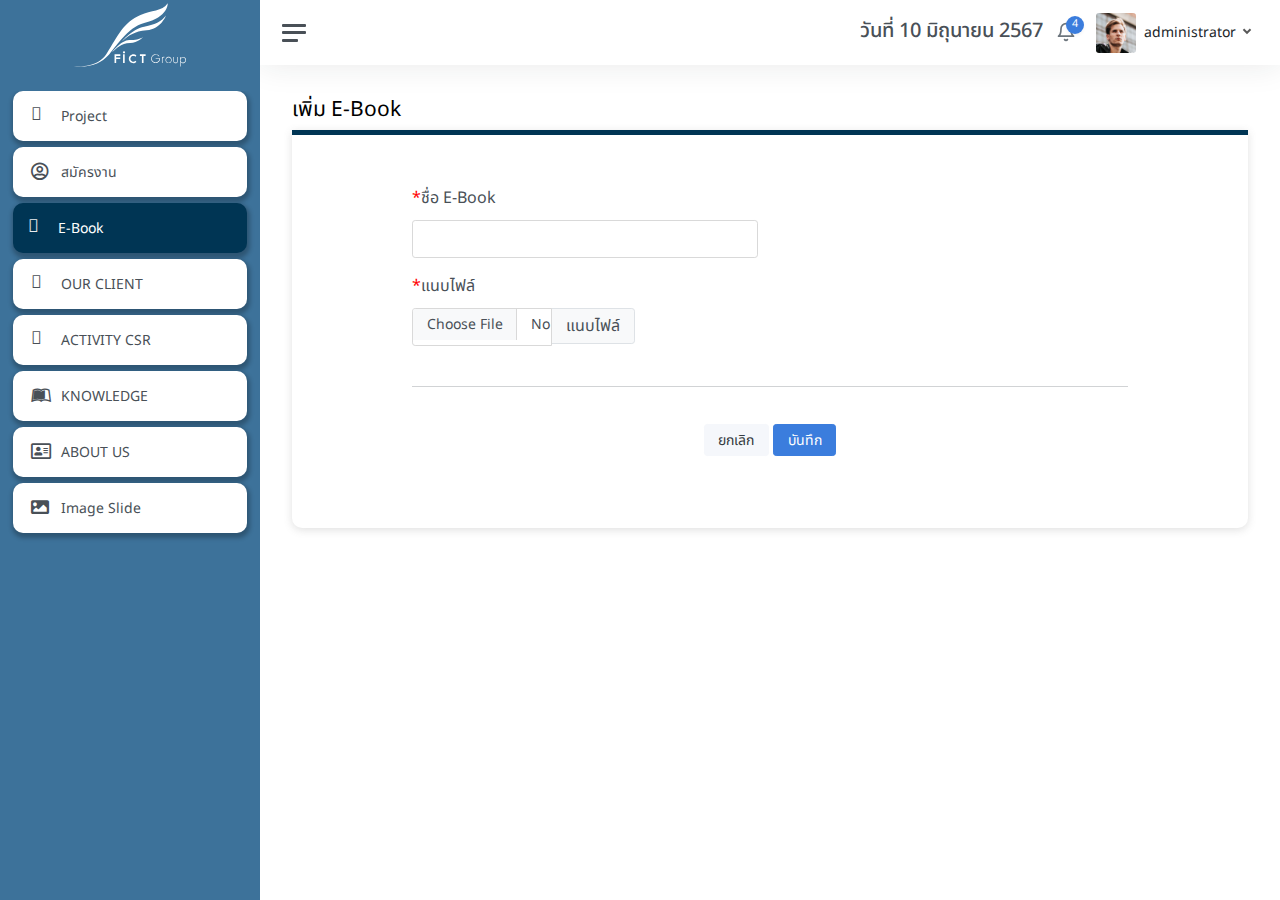
<file: ebook-add.html>
<!DOCTYPE html>
<html lang="en">
    <head>
        <meta charset="utf-8">
        <meta http-equiv="X-UA-Compatible" content="IE=edge">
        <meta name="viewport" content="width=device-width, initial-scale=1, shrink-to-fit=no">
        <meta name="description" content="FICT CV Management">
        <meta name="author" content="FICT CV Management"> 
		<link rel="preconnect" href="https://fonts.googleapis.com">
		<link rel="preconnect" href="https://fonts.gstatic.com" crossorigin>
        <link rel="shortcut icon" href="img/logo_fict.svg" />
        
        <title>FICT GROUP</title>
        <link href="css/bootstrap.min.css" rel="stylesheet">
        <link href="css/app.css" rel="stylesheet">
        <link href="css/style.css" rel="stylesheet">
        <link href="https://fonts.googleapis.com/css2?family=Inter:wght@300;400;600&display=swap" rel="stylesheet"> 
		<link href="https://fonts.googleapis.com/css2?family=Noto+Sans+Thai:wght@100..900&display=swap" rel="stylesheet"> 
        <link rel="stylesheet" href="https://cdn.datatables.net/1.13.7/css/dataTables.bootstrap5.min.css"/>   
        <link rel="stylesheet" href="https://pro.fontawesome.com/releases/v5.10.0/css/all.css"/>   
        <link href="css/select2.min.css" rel="stylesheet" />
        <link rel="stylesheet" href="js/summernote/summernote-lite.css"> 
        <link rel="stylesheet" href="css/form-editor-summernote.css">
    </head>
    <body>
        <div class="wrapper">
            <nav id="sidebar" class="sidebar js-sidebar">
                <div class="sidebar-content js-simplebar">
                    
					<img src="img/logo_fict_white.svg" class="logo" alt="FICT CV Management">
					<br>
                    <ul class="sidebar-nav"> 
                        <li class="sidebar-item">
                            <a class="sidebar-link" href="index.html"> 
								<i class="fal fa-file-alt"></i>
								<span class="align-middle">Project</span>
                            </a>
                        </li> 
                        <li class="sidebar-item">
                            <a class="sidebar-link" href="job.html"> 
								<i class="far fa-user-circle"></i>
								<span class="align-middle">สมัครงาน</span>
                            </a>
                        </li>  
                        <li class="sidebar-item active">
                            <a class="sidebar-link" href="e-book.html"> 
								<i class="fal fa-book"></i>
								<span class="align-middle">E-Book</span>
                            </a>
                        </li> 
                        <li class="sidebar-item">
                            <a class="sidebar-link" href="our-client.html">  
								<i class="fal fa-users"></i>
								<span class="align-middle">OUR CLIENT</span>
                            </a>
                        </li>  
                        <li class="sidebar-item">
                            <a class="sidebar-link" href="activity.html">  
								<i class="fal fa-user"></i> 
								<span class="align-middle">ACTIVITY CSR</span>
                            </a>
                        </li>  
                        <li class="sidebar-item">
                            <a class="sidebar-link" href="knowledge.html">  
								<i class="fab fa-leanpub"></i>
								<span class="align-middle">KNOWLEDGE</span>
                            </a>
                        </li>  
                        <li class="sidebar-item">
                            <a class="sidebar-link" href="aboutus.html">  
								<i class="far fa-address-card"></i>
								<span class="align-middle">ABOUT US</span>
                            </a>
                        </li>   
                        <li class="sidebar-item">
                            <a class="sidebar-link" href="image-slide.html">  
								<i class="fas fa-image"></i>
								<span class="align-middle">Image Slide</span>
                            </a>
                        </li>      
                    </ul>  
                </div>
            </nav>
            <div class="main">
                <nav class="navbar navbar-expand navbar-light navbar-bg">
                    <a class="sidebar-toggle js-sidebar-toggle">
                    <i class="hamburger align-self-center"></i>
                    </a> 
                    <div class="navbar-collapse collapse">
                        <ul class="navbar-nav navbar-align">
							<li class="nav-item nav-date">วันที่ 10 มิถุนายน 2567</li>
                            <li class="nav-item dropdown">
                                <a class="nav-icon dropdown-toggle" href="#" id="alertsDropdown" data-bs-toggle="dropdown">
                                    <div class="position-relative">
                                        <i class="align-middle" data-feather="bell"></i>
                                        <span class="indicator">4</span>
                                    </div>
                                </a>
                                <div class="dropdown-menu dropdown-menu-lg dropdown-menu-end py-0" aria-labelledby="alertsDropdown">
                                    <div class="dropdown-menu-header">
                                        4 New Notifications
                                    </div>
                                    <div class="list-group">
                                        <a href="#" class="list-group-item">
                                            <div class="row g-0 align-items-center">
                                                <div class="col-2">
                                                    <i class="text-danger" data-feather="alert-circle"></i>
                                                </div>
                                                <div class="col-10">
                                                    <div class="text-dark">Update completed</div>
                                                    <div class="text-muted small mt-1">Restart server 12 to complete the update.</div>
                                                    <div class="text-muted small mt-1">30m ago</div>
                                                </div>
                                            </div>
                                        </a> 
                                    </div>
                                    <div class="dropdown-menu-footer">
                                        <a href="#" class="text-muted">Show all notifications</a>
                                    </div>
                                </div>
                            </li> 
                            <li class="nav-item dropdown">
                                <a class="nav-icon dropdown-toggle d-inline-block d-sm-none" href="#" data-bs-toggle="dropdown">
                                <i class="align-middle" data-feather="settings"></i>
                                </a>
                                <a class="nav-link dropdown-toggle d-none d-sm-inline-block" href="#" data-bs-toggle="dropdown">
                                <img src="img/avatar.jpg" class="avatar img-fluid rounded me-1" alt="Charles Hall" /> <span class="text-dark">administrator</span>
                                </a>
                                <div class="dropdown-menu dropdown-menu-end">
                                    <a class="dropdown-item" href="#"><i class="align-middle me-1" data-feather="user"></i> โปรไฟล์</a>  
                                    <a class="dropdown-item" href="#"><i class="align-middle me-1" data-feather="settings"></i> ตั้งค่า</a> 
                                    <div class="dropdown-divider"></div>
                                    <a class="dropdown-item" href="login.html">ออกจากระบบ</a>
                                </div>
                            </li>
                        </ul>
                    </div>
                </nav>
                <main class="content">
                    <div class="container-fluid p-0">
                        <div class="row">
                            <div class="col-lg-6 col-12">
                                <h3>เพิ่ม E-Book</h3> 
                            </div> 
                        </div>
                        <div class="col-12">  
                            <form class="form-x">  
                                <br> 
            
                                <div class="form-group row">
                                    <div class="col-lg-6">
                                        <label for=""><span>*</span>ชื่อ E-Book</label> 
                                        <input type="text" class="form-control">
                                    </div> 
                                </div>    
                                <div class="form-group row">  
                                    <div class="col-lg-4">
                                        <label for=""><span>*</span>แนบไฟล์</label> 
                                        <div class="input-group mb-3">
                                            <input type="file" class="form-control" id="inputGroupFile02">
                                            <label class="input-group-text" for="inputGroupFile02">แนบไฟล์</label>
                                        </div>
                                    </div>   
                                </div> 
 
    
        
                                <hr>
                                <br>
                                <div class="row">
                                    <div class="col-12 text-center"> 
                                        <button type="button" class="btn btn-light">ยกเลิก</button>
                                        <button type="button" class="btn btn-primary">บันทึก</button>
                                    </div>
                                </div>
                                <br>
                                <br>
                            </form> 
                        </div>
                    </div>
                </main> 
            </div>
        </div>

        

        <script src="js/jquery-3.5.1.min.js"></script>   
        <script src="js/app.js"></script>  

        <script src="js/jquery.dataTables.min.js"></script>
        <script src="js/dataTables.bootstrap5.min.js"></script>
        <script src="js/select2.min.js"></script>
        <script src="js/summernote/summernote-lite.min.js"></script>
        <script src="js/summernote.js"></script>
         
        


        <script>  
            $(document).ready(function() { 
                $('.js-example-basic-multiple').select2();   
                $('.item-sup').click(function () {
                    $(this).toggleClass("show");    
                });   
            });   
        </script>
 

        
    </body>
</html>
</file>
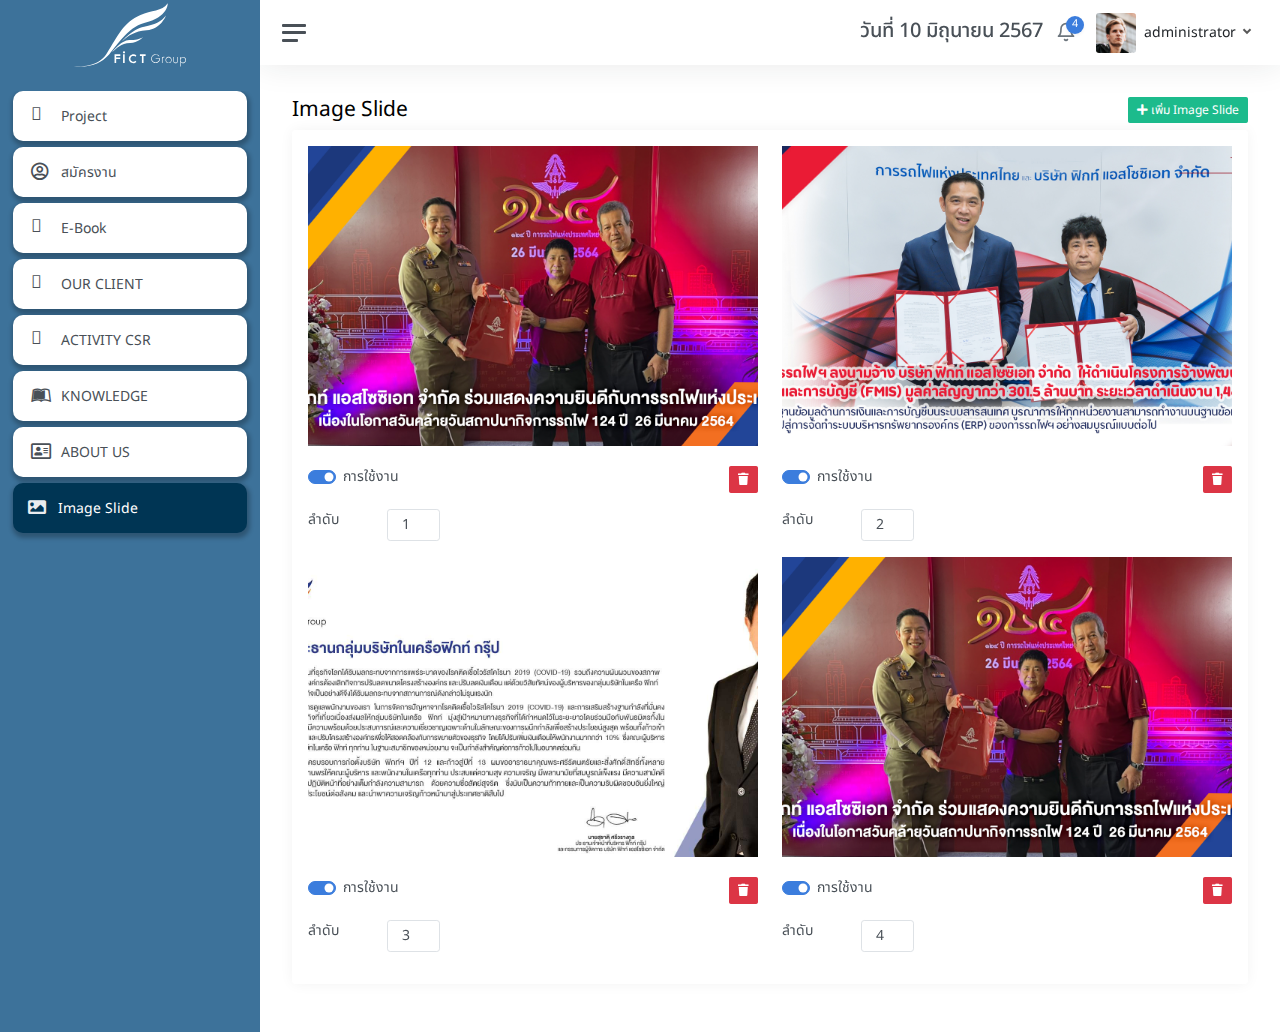
<file: image-slide.html>
<!DOCTYPE html>
<html lang="en">
    <head>
        <meta charset="utf-8">
        <meta http-equiv="X-UA-Compatible" content="IE=edge">
        <meta name="viewport" content="width=device-width, initial-scale=1, shrink-to-fit=no">
        <meta name="description" content="FICT CV Management">
        <meta name="author" content="FICT CV Management"> 
		<link rel="preconnect" href="https://fonts.googleapis.com">
		<link rel="preconnect" href="https://fonts.gstatic.com" crossorigin>
        <link rel="shortcut icon" href="img/logo_fict.svg" />
        
        <title>FICT GROUP</title>
        <link href="css/bootstrap.min.css" rel="stylesheet">
        <link href="css/app.css" rel="stylesheet">
        <link href="css/style.css" rel="stylesheet">
        <link href="https://fonts.googleapis.com/css2?family=Inter:wght@300;400;600&display=swap" rel="stylesheet"> 
		<link href="https://fonts.googleapis.com/css2?family=Noto+Sans+Thai:wght@100..900&display=swap" rel="stylesheet"> 
        <link rel="stylesheet" href="https://cdn.datatables.net/1.13.7/css/dataTables.bootstrap5.min.css"/>   
        <link rel="stylesheet" href="https://pro.fontawesome.com/releases/v5.10.0/css/all.css"/>   
        <link href="css/select2.min.css" rel="stylesheet" />
    </head>
    <body>
        <div class="wrapper">
            <nav id="sidebar" class="sidebar js-sidebar">
                <div class="sidebar-content js-simplebar">
                    
					<img src="img/logo_fict_white.svg" class="logo" alt="FICT CV Management">
					<br>
                    <ul class="sidebar-nav"> 
                        <li class="sidebar-item">
                            <a class="sidebar-link" href="index.html"> 
								<i class="fal fa-file-alt"></i>
								<span class="align-middle">Project</span>
                            </a>
                        </li> 
                        <li class="sidebar-item">
                            <a class="sidebar-link" href="job.html"> 
								<i class="far fa-user-circle"></i>
								<span class="align-middle">สมัครงาน</span>
                            </a>
                        </li>   
                        <li class="sidebar-item">
                            <a class="sidebar-link" href="e-book.html"> 
								<i class="fal fa-book"></i>
								<span class="align-middle">E-Book</span>
                            </a>
                        </li> 
                        <li class="sidebar-item">
                            <a class="sidebar-link" href="our-client.html">  
								<i class="fal fa-users"></i>
								<span class="align-middle">OUR CLIENT</span>
                            </a>
                        </li>  
                        <li class="sidebar-item">
                            <a class="sidebar-link" href="activity.html">  
								<i class="fal fa-user"></i> 
								<span class="align-middle">ACTIVITY CSR</span>
                            </a>
                        </li>  
                        <li class="sidebar-item">
                            <a class="sidebar-link" href="knowledge.html">  
								<i class="fab fa-leanpub"></i>
								<span class="align-middle">KNOWLEDGE</span>
                            </a>
                        </li>  
                        <li class="sidebar-item">
                            <a class="sidebar-link" href="aboutus.html">  
								<i class="far fa-address-card"></i>
								<span class="align-middle">ABOUT US</span>
                            </a>
                        </li>   
                        <li class="sidebar-item active">
                            <a class="sidebar-link" href="image-slide.html">  
								<i class="fas fa-image"></i>
								<span class="align-middle">Image Slide</span>
                            </a>
                        </li>     
                    </ul>  
                </div>
            </nav>
            <div class="main">
                <nav class="navbar navbar-expand navbar-light navbar-bg">
                    <a class="sidebar-toggle js-sidebar-toggle">
                    <i class="hamburger align-self-center"></i>
                    </a> 
                    <div class="navbar-collapse collapse">
                        <ul class="navbar-nav navbar-align">
							<li class="nav-item nav-date">วันที่ 10 มิถุนายน 2567</li>
                            <li class="nav-item dropdown">
                                <a class="nav-icon dropdown-toggle" href="#" id="alertsDropdown" data-bs-toggle="dropdown">
                                    <div class="position-relative">
                                        <i class="align-middle" data-feather="bell"></i>
                                        <span class="indicator">4</span>
                                    </div>
                                </a>
                                <div class="dropdown-menu dropdown-menu-lg dropdown-menu-end py-0" aria-labelledby="alertsDropdown">
                                    <div class="dropdown-menu-header">
                                        4 New Notifications
                                    </div>
                                    <div class="list-group">
                                        <a href="#" class="list-group-item">
                                            <div class="row g-0 align-items-center">
                                                <div class="col-2">
                                                    <i class="text-danger" data-feather="alert-circle"></i>
                                                </div>
                                                <div class="col-10">
                                                    <div class="text-dark">Update completed</div>
                                                    <div class="text-muted small mt-1">Restart server 12 to complete the update.</div>
                                                    <div class="text-muted small mt-1">30m ago</div>
                                                </div>
                                            </div>
                                        </a> 
                                    </div>
                                    <div class="dropdown-menu-footer">
                                        <a href="#" class="text-muted">Show all notifications</a>
                                    </div>
                                </div>
                            </li> 
                            <li class="nav-item dropdown">
                                <a class="nav-icon dropdown-toggle d-inline-block d-sm-none" href="#" data-bs-toggle="dropdown">
                                <i class="align-middle" data-feather="settings"></i>
                                </a>
                                <a class="nav-link dropdown-toggle d-none d-sm-inline-block" href="#" data-bs-toggle="dropdown">
                                <img src="img/avatar.jpg" class="avatar img-fluid rounded me-1" alt="Charles Hall" /> <span class="text-dark">administrator</span>
                                </a>
                                <div class="dropdown-menu dropdown-menu-end">
                                    <a class="dropdown-item" href="#"><i class="align-middle me-1" data-feather="user"></i> โปรไฟล์</a>  
                                    <a class="dropdown-item" href="#"><i class="align-middle me-1" data-feather="settings"></i> ตั้งค่า</a> 
                                    <div class="dropdown-divider"></div>
                                    <a class="dropdown-item" href="login.html">ออกจากระบบ</a>
                                </div>
                            </li>
                        </ul>
                    </div>
                </nav>
                <main class="content">
                    <div class="container-fluid p-0">
                        <div class="row">
                            <div class="col-lg-6 col-12">
                                <h3>Image Slide</h3> 
                            </div>
                            <div class="col-lg-6 col-12 text-end"> 
                                <button type="button" class="btn btn-success btn-sm" data-bs-toggle="modal" data-bs-target="#myModal"><i class="fas fa-plus"></i> เพิ่ม Image Slide</button>  
                            </div>
                        </div>
                        <div class="col-12">
                             
                            <div class="card p-3">

                                <div class="row">
                                    <div class="col-lg-6 mb-3">
                                        <a href="#">
                                            <div class="box-acti">
                                                <img src="img/ii1.png" class="img-fluid m-auto d-block" alt="img"> 
                                            </div>
                                        </a>
                                        <div class="d-flex justify-content-between mb-3"  >
                                            <div class="form-check form-switch me-2">
                                                <input class="form-check-input" type="checkbox" id="flexSwitch1" checked>
                                                <label class="form-check-label" for="flexSwitch1">การใช้งาน</label>
                                            </div>
                                            <button type="button" class="btn btn-danger btn-sm"><i class="fas fa-trash"></i></button>  
                                        </div>
                                        <div class="row">
                                            <label class="col-lg-2 col-4">ลำดับ</label>
                                            <div class="col-lg-6 col-8">
                                                <input type="text" class="form-control w-25 me-3" value="1">
                                            </div>
                                        </div>
                                    </div>
                                    <div class="col-lg-6 mb-3">
                                        <a href="#">
                                            <div class="box-acti">
                                                <img src="img/ii2.jpg" class="img-fluid m-auto d-block" alt="img"> 
                                            </div>
                                        </a>
                                        <div class="d-flex justify-content-between mb-3"  >
                                            <div class="form-check form-switch me-2">
                                                <input class="form-check-input" type="checkbox" id="flexSwitch1" checked>
                                                <label class="form-check-label" for="flexSwitch1">การใช้งาน</label>
                                            </div>
                                            <button type="button" class="btn btn-danger btn-sm"><i class="fas fa-trash"></i></button>  
                                        </div>
                                        <div class="row">
                                            <label class="col-lg-2 col-4">ลำดับ</label>
                                            <div class="col-lg-6 col-8">
                                                <input type="text" class="form-control w-25 me-3" value="2">
                                            </div>
                                        </div>
                                    </div>
                                    <div class="col-lg-6 mb-3">
                                        <a href="#">
                                            <div class="box-acti">
                                                <img src="img/ii3.jpg" class="img-fluid m-auto d-block" alt="img"> 
                                            </div>
                                        </a>
                                        <div class="d-flex justify-content-between mb-3"  >
                                            <div class="form-check form-switch me-2">
                                                <input class="form-check-input" type="checkbox" id="flexSwitch1" checked>
                                                <label class="form-check-label" for="flexSwitch1">การใช้งาน</label>
                                            </div>
                                            <button type="button" class="btn btn-danger btn-sm"><i class="fas fa-trash"></i></button>  
                                        </div>
                                        <div class="row">
                                            <label class="col-lg-2 col-4">ลำดับ</label>
                                            <div class="col-lg-6 col-8">
                                                <input type="text" class="form-control w-25 me-3" value="3">
                                            </div>
                                        </div>
                                    </div>
                                    <div class="col-lg-6 mb-3">
                                        <a href="#">
                                            <div class="box-acti">
                                                <img src="img/ii1.png" class="img-fluid m-auto d-block" alt="img"> 
                                            </div>
                                        </a>
                                        <div class="d-flex justify-content-between mb-3"  >
                                            <div class="form-check form-switch me-2">
                                                <input class="form-check-input" type="checkbox" id="flexSwitch1" checked>
                                                <label class="form-check-label" for="flexSwitch1">การใช้งาน</label>
                                            </div>
                                            <button type="button" class="btn btn-danger btn-sm"><i class="fas fa-trash"></i></button>  
                                        </div>
                                        <div class="row">
                                            <label class="col-lg-2 col-4">ลำดับ</label>
                                            <div class="col-lg-6 col-8">
                                                <input type="text" class="form-control w-25 me-3" value="4">
                                            </div>
                                        </div>
                                    </div> 
                                </div> 

                            </div>
                        </div>
                    </div>
                </main> 
            </div>
        </div>

        
        <div class="modal fade" id="myModal">
            <div class="modal-dialog modal-dialog-centered">
                <div class="modal-content"> 
                    <div class="modal-header">
                        <h4 class="modal-title">เพิ่ม Image Slide</h4>
                        <button type="button" class="btn-close" data-bs-dismiss="modal"></button>
                    </div> 
                    <div class="modal-body">
                        <div class="col-12"> 
                            <form>  
                                <br>  
                                <div class="form-group row">  
                                    <div class="col-lg-4">
                                        <label for=""><span>*</span>แนบรูป</label> 
                                        <div class="input-group mb-3">
                                            <input type="file" class="form-control" id="inputGroupFile02">
                                            <label class="input-group-text" for="inputGroupFile02">แนบรูป</label>
                                        </div>
                                    </div>   
                                </div> 
 
                                <hr>
                                <br>
                                <div class="row">
                                    <div class="col-12 text-center"> 
                                        <button type="button" class="btn btn-light">ยกเลิก</button>
                                        <button type="button" class="btn btn-primary">บันทึก</button>
                                    </div>
                                </div>
                                <br>
                                <br>
                            </form>
                            
                        </div>
                    </div>  
                </div>
            </div>
        </div>
        

        <script src="js/jquery-3.5.1.min.js"></script>   
        <script src="js/app.js"></script>  

        <script src="js/jquery.dataTables.min.js"></script>
        <script src="js/dataTables.bootstrap5.min.js"></script>
        <script src="js/select2.min.js"></script>
         
        


        <script>  
            $(document).ready(function() {
                $('.table-stripedx').DataTable( {
                    "paging": true,
                    "searching": false,
                    "ordering": true,
                    "info": true
                }); 
                $('.js-example-basic-multiple').select2();   
                $('.item-sup').click(function () {
                    $(this).toggleClass("show");    
                });   
            });  

            $(".tb-num td:nth-child(1)").each(function(i,v) {$(v).text(i + 1);});
        </script>
 

        
    </body>
</html>
</file>
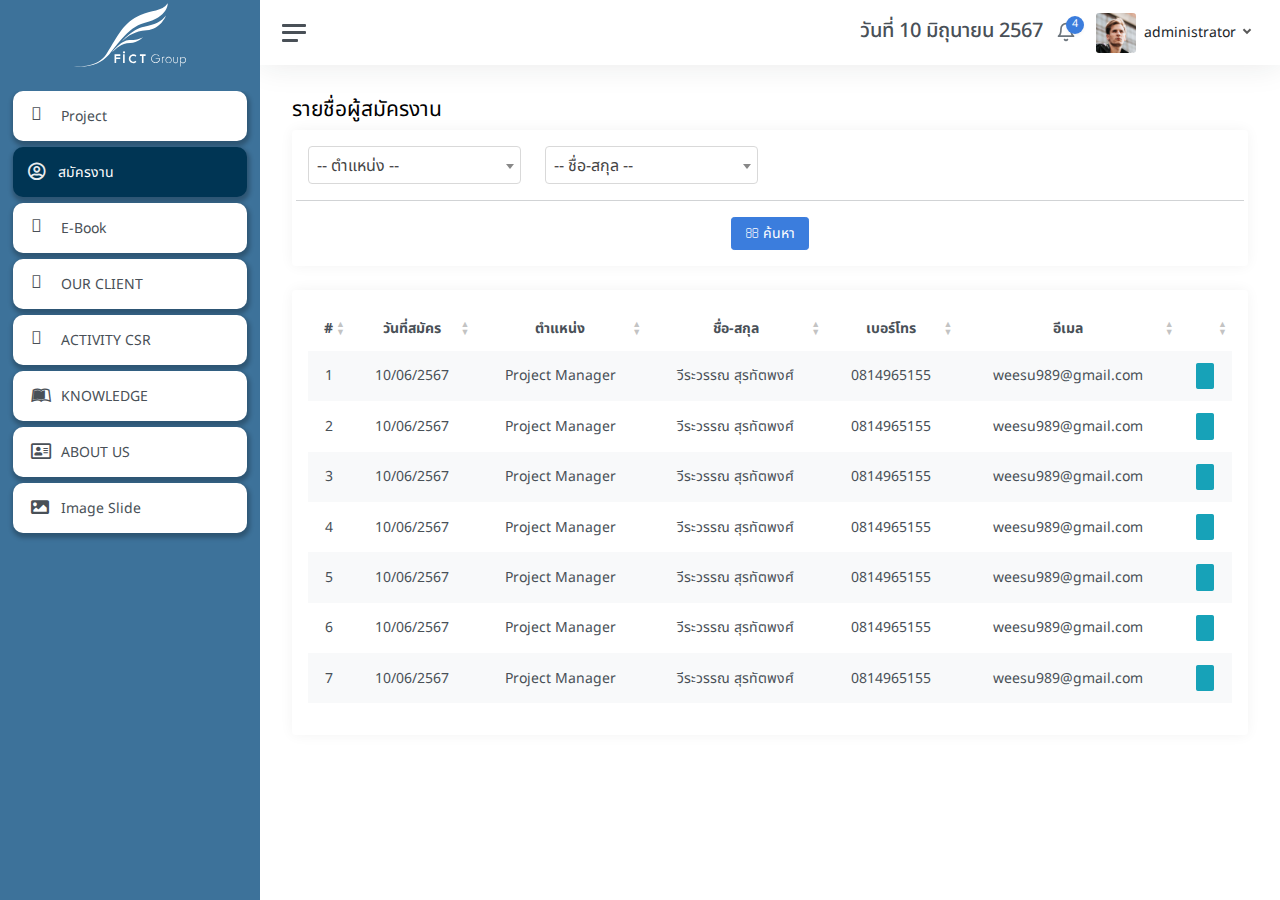
<file: job.html>
<!DOCTYPE html>
<html lang="en">
    <head>
        <meta charset="utf-8">
        <meta http-equiv="X-UA-Compatible" content="IE=edge">
        <meta name="viewport" content="width=device-width, initial-scale=1, shrink-to-fit=no">
        <meta name="description" content="FICT CV Management">
        <meta name="author" content="FICT CV Management"> 
		<link rel="preconnect" href="https://fonts.googleapis.com">
		<link rel="preconnect" href="https://fonts.gstatic.com" crossorigin>
        <link rel="shortcut icon" href="img/logo_fict.svg" />
        
        <title>FICT GROUP</title>
        <link href="css/bootstrap.min.css" rel="stylesheet">
        <link href="css/app.css" rel="stylesheet">
        <link href="css/style.css" rel="stylesheet">
        <link href="https://fonts.googleapis.com/css2?family=Inter:wght@300;400;600&display=swap" rel="stylesheet"> 
		<link href="https://fonts.googleapis.com/css2?family=Noto+Sans+Thai:wght@100..900&display=swap" rel="stylesheet"> 
        <link rel="stylesheet" href="https://cdn.datatables.net/1.13.7/css/dataTables.bootstrap5.min.css"/>   
        <link rel="stylesheet" href="https://pro.fontawesome.com/releases/v5.10.0/css/all.css"/>   
        <link href="css/select2.min.css" rel="stylesheet" />
    </head>
    <body>
        <div class="wrapper">
            <nav id="sidebar" class="sidebar js-sidebar">
                <div class="sidebar-content js-simplebar">
                    
					<img src="img/logo_fict_white.svg" class="logo" alt="FICT CV Management">
					<br>
                    <ul class="sidebar-nav"> 
                        <li class="sidebar-item">
                            <a class="sidebar-link" href="index.html"> 
								<i class="fal fa-file-alt"></i>
								<span class="align-middle">Project</span>
                            </a>
                        </li>  
                        <li class="sidebar-item active">
                            <a class="sidebar-link" href="job.html"> 
								<i class="far fa-user-circle"></i>
								<span class="align-middle">สมัครงาน</span>
                            </a>
                        </li> 
                        <li class="sidebar-item">
                            <a class="sidebar-link" href="e-book.html"> 
								<i class="fal fa-book"></i>
								<span class="align-middle">E-Book</span>
                            </a>
                        </li> 
                        <li class="sidebar-item">
                            <a class="sidebar-link" href="our-client.html">  
								<i class="fal fa-users"></i>
								<span class="align-middle">OUR CLIENT</span>
                            </a>
                        </li>  
                        <li class="sidebar-item">
                            <a class="sidebar-link" href="activity.html">  
								<i class="fal fa-user"></i> 
								<span class="align-middle">ACTIVITY CSR</span>
                            </a>
                        </li>  
                        <li class="sidebar-item">
                            <a class="sidebar-link" href="knowledge.html">  
								<i class="fab fa-leanpub"></i>
								<span class="align-middle">KNOWLEDGE</span>
                            </a>
                        </li>  
                        <li class="sidebar-item">
                            <a class="sidebar-link" href="aboutus.html">  
								<i class="far fa-address-card"></i>
								<span class="align-middle">ABOUT US</span>
                            </a>
                        </li>   
                        <li class="sidebar-item">
                            <a class="sidebar-link" href="image-slide.html">  
								<i class="fas fa-image"></i>
								<span class="align-middle">Image Slide</span>
                            </a>
                        </li>     
                    </ul>  
                </div>
            </nav>
            <div class="main">
                <nav class="navbar navbar-expand navbar-light navbar-bg">
                    <a class="sidebar-toggle js-sidebar-toggle">
                    <i class="hamburger align-self-center"></i>
                    </a> 
                    <div class="navbar-collapse collapse">
                        <ul class="navbar-nav navbar-align">
							<li class="nav-item nav-date">วันที่ 10 มิถุนายน 2567</li>
                            <li class="nav-item dropdown">
                                <a class="nav-icon dropdown-toggle" href="#" id="alertsDropdown" data-bs-toggle="dropdown">
                                    <div class="position-relative">
                                        <i class="align-middle" data-feather="bell"></i>
                                        <span class="indicator">4</span>
                                    </div>
                                </a>
                                <div class="dropdown-menu dropdown-menu-lg dropdown-menu-end py-0" aria-labelledby="alertsDropdown">
                                    <div class="dropdown-menu-header">
                                        4 New Notifications
                                    </div>
                                    <div class="list-group">
                                        <a href="#" class="list-group-item">
                                            <div class="row g-0 align-items-center">
                                                <div class="col-2">
                                                    <i class="text-danger" data-feather="alert-circle"></i>
                                                </div>
                                                <div class="col-10">
                                                    <div class="text-dark">Update completed</div>
                                                    <div class="text-muted small mt-1">Restart server 12 to complete the update.</div>
                                                    <div class="text-muted small mt-1">30m ago</div>
                                                </div>
                                            </div>
                                        </a> 
                                    </div>
                                    <div class="dropdown-menu-footer">
                                        <a href="#" class="text-muted">Show all notifications</a>
                                    </div>
                                </div>
                            </li> 
                            <li class="nav-item dropdown">
                                <a class="nav-icon dropdown-toggle d-inline-block d-sm-none" href="#" data-bs-toggle="dropdown">
                                <i class="align-middle" data-feather="settings"></i>
                                </a>
                                <a class="nav-link dropdown-toggle d-none d-sm-inline-block" href="#" data-bs-toggle="dropdown">
                                <img src="img/avatar.jpg" class="avatar img-fluid rounded me-1" alt="Charles Hall" /> <span class="text-dark">administrator</span>
                                </a>
                                <div class="dropdown-menu dropdown-menu-end">
                                    <a class="dropdown-item" href="#"><i class="align-middle me-1" data-feather="user"></i> โปรไฟล์</a>  
                                    <a class="dropdown-item" href="#"><i class="align-middle me-1" data-feather="settings"></i> ตั้งค่า</a> 
                                    <div class="dropdown-divider"></div>
                                    <a class="dropdown-item" href="login.html">ออกจากระบบ</a>
                                </div>
                            </li>
                        </ul>
                    </div>
                </nav>
                <main class="content">
                    <div class="container-fluid p-0">
                        <div class="row">
                            <div class="col-lg-6 col-12">
                                <h3>รายชื่อผู้สมัครงาน</h3> 
                            </div> 
                        </div>
                        <div class="col-12">
                            
                            <div class="card p-3">
                                <form>
                                    <div class="row">
                                        <div class="col-lg-3 col-md-6 col-12 mb-3"> 
                                            <select class="js-example-basic-multiple w-100"> 
                                                <option value="0" disabled selected>-- ตำแหน่ง --</option>
                                                <option value="1">ตำแหน่ง</option> 
                                                <option value="2">ตำแหน่ง</option> 
                                                <option value="3">ตำแหน่ง</option>  
                                                <option value="3">ตำแหน่ง</option>  
                                            </select>
                                        </div> 
                                        <div class="col-lg-3 col-md-6 col-12 mb-3"> 
                                            <select class="js-example-basic-multiple w-100"> 
                                                <option value="0" disabled selected>-- ชื่อ-สกุล --</option>
                                                <option value="1">ชื่อ-สกุล</option> 
                                                <option value="2">ชื่อ-สกุล</option> 
                                                <option value="3">ชื่อ-สกุล</option>  
                                                <option value="3">ชื่อ-สกุล</option>  
                                            </select>
                                        </div>  
                                         
                                        <hr>
                                        <div class="col-12 text-center">
                                            <button class="btn btn-primary"><i class="fal fa-search"></i> ค้นหา</button> 
                                        </div>
                                    </div> 
                                </form>
                            </div>
                            <div class="card p-3">
                                <div class="table-responsive">
                                
                                    <table class="table table-borderless table-striped tb-num" style="vertical-align: middle;">
                                        <thead>
                                            <tr class="sortx">
                                                <th class="text-center">#</th>  
                                                <th class="text-center">วันที่สมัคร</th>
                                                <th class="text-center">ตำแหน่ง</th>
                                                <th class="text-center">ชื่อ-สกุล</th>
                                                <th class="text-center">เบอร์โทร</th>   
                                                <th class="text-center">อีเมล</th>   
                                                <th class="text-center">&nbsp;</th> 
                                            </tr>
                                        </thead>
                                        <tbody>
                                            <tr>
                                                <td class="text-center">1</td>  
                                                <td class="text-center">10/06/2567</td>  
                                                <td class="text-center">Project Manager</td>  
                                                <td class="text-center">วีระวรรณ สุรทัตพงศ์</td>  
                                                <td class="text-center">0814965155</td>   
                                                <td class="text-center">weesu989@gmail.com</td>  
                                                <td class="text-center">
                                                    <button type="button" data-bs-toggle="modal" data-bs-target="#myModal" class="btn btn-info btn-sm"><i class="far fa-file-user"></i></button>  
                                                </td>  
                                            </tr>    
                                            <tr>
                                                <td class="text-center">1</td>  
                                                <td class="text-center">10/06/2567</td>  
                                                <td class="text-center">Project Manager</td>  
                                                <td class="text-center">วีระวรรณ สุรทัตพงศ์</td>  
                                                <td class="text-center">0814965155</td>   
                                                <td class="text-center">weesu989@gmail.com</td>  
                                                <td class="text-center">
                                                    <button type="button" data-bs-toggle="modal" data-bs-target="#myModal" class="btn btn-info btn-sm"><i class="far fa-file-user"></i></button>  
                                                </td>  
                                            </tr>    
                                            <tr>
                                                <td class="text-center">1</td>  
                                                <td class="text-center">10/06/2567</td>  
                                                <td class="text-center">Project Manager</td>  
                                                <td class="text-center">วีระวรรณ สุรทัตพงศ์</td>  
                                                <td class="text-center">0814965155</td>   
                                                <td class="text-center">weesu989@gmail.com</td>  
                                                <td class="text-center">
                                                    <button type="button" data-bs-toggle="modal" data-bs-target="#myModal" class="btn btn-info btn-sm"><i class="far fa-file-user"></i></button>  
                                                </td>  
                                            </tr>    
                                            <tr>
                                                <td class="text-center">1</td>  
                                                <td class="text-center">10/06/2567</td>  
                                                <td class="text-center">Project Manager</td>  
                                                <td class="text-center">วีระวรรณ สุรทัตพงศ์</td>  
                                                <td class="text-center">0814965155</td>   
                                                <td class="text-center">weesu989@gmail.com</td>  
                                                <td class="text-center">
                                                    <button type="button" data-bs-toggle="modal" data-bs-target="#myModal" class="btn btn-info btn-sm"><i class="far fa-file-user"></i></button>  
                                                </td>  
                                            </tr>    
                                            <tr>
                                                <td class="text-center">1</td>  
                                                <td class="text-center">10/06/2567</td>  
                                                <td class="text-center">Project Manager</td>  
                                                <td class="text-center">วีระวรรณ สุรทัตพงศ์</td>  
                                                <td class="text-center">0814965155</td>   
                                                <td class="text-center">weesu989@gmail.com</td>  
                                                <td class="text-center">
                                                    <button type="button" data-bs-toggle="modal" data-bs-target="#myModal" class="btn btn-info btn-sm"><i class="far fa-file-user"></i></button>  
                                                </td>  
                                            </tr>    
                                            <tr>
                                                <td class="text-center">1</td>  
                                                <td class="text-center">10/06/2567</td>  
                                                <td class="text-center">Project Manager</td>  
                                                <td class="text-center">วีระวรรณ สุรทัตพงศ์</td>  
                                                <td class="text-center">0814965155</td>   
                                                <td class="text-center">weesu989@gmail.com</td>  
                                                <td class="text-center">
                                                    <button type="button" data-bs-toggle="modal" data-bs-target="#myModal" class="btn btn-info btn-sm"><i class="far fa-file-user"></i></button>  
                                                </td>  
                                            </tr>    
                                            <tr>
                                                <td class="text-center">1</td>  
                                                <td class="text-center">10/06/2567</td>  
                                                <td class="text-center">Project Manager</td>  
                                                <td class="text-center">วีระวรรณ สุรทัตพงศ์</td>  
                                                <td class="text-center">0814965155</td>   
                                                <td class="text-center">weesu989@gmail.com</td>  
                                                <td class="text-center">
                                                    <button type="button" data-bs-toggle="modal" data-bs-target="#myModal" class="btn btn-info btn-sm"><i class="far fa-file-user"></i></button>  
                                                </td>  
                                            </tr>    
                                        </tbody>
                                    </table>
                                </div>
                            </div>
                        </div>
                    </div>
                </main> 
            </div>
        </div>



        <div class="modal fade modal-job" id="myModal">
            <div class="modal-dialog modal-lg">
                <div class="modal-content">  
                    <div class="modal-body p-0">
                        <div class="col-12 p-4 top-b" > 
                            <div class="row">
                                <div class="col-4">
                                    <div class="d-flex justify-content-start align-items-center">
                                        <img src="img/avatar.jpg" alt="logo_fict" class="img-pf"  > 
                                    </div>
                                </div>
                                <div class="col-4 text-center">
                                    <br>
                                    <h3 class="text-white font-weight-bold">นางสาววีระวรรณ สุรทัตพงศ์</h3>
                                    <h4 class="text-white font-weight-bold">Ms.Weerawan Suratutpong</h4>
                                </div>
                                <div class="col-4 text-end">
                                    <p>วันที่สมัคร : 17/07/2567</p> 
                                    <p class="mb-0">
                                        <i class="fal fa-envelope"></i> 
                                        <a href="mailto:weesu989@gmail.com" class="text-white">
                                            weesu989@gmail.com
                                        </a>
                                    </p>
                                    <p>
                                        <i class="fal fa-phone-alt"></i> 
                                        <a href="tel:0814965155" class="text-white"> 
                                            0814965155
                                        </a>
                                    </p>
                                </div> 
                            </div>
                        </div> 
                        <div class="col-12 p-4">   
                            <div class="row mb-2 border-bottom pt-2 pb-3">
                                <label class="col-3">ตำแหน่งที่สมัครงาน</label>
                                <label class="col-9">Project Manager </label>
                            </div>
                            <div class="row mb-2 border-bottom pt-2 pb-3">
                                <label class="col-3">เงินเดือนที่ต้องการ</label>
                                <label class="col-9">90,000 บาท </label>
                            </div>
                            <div class="row mb-2 border-bottom pt-2 pb-3">
                                <label class="col-3">ตำแหน่งอื่นที่สามารถทำได้</label>
                                <label class="col-9">System Analyst</label>
                            </div>
                            <div class="row mb-2 border-bottom pt-2 pb-3">
                                <label class="col-3">วันที่ที่สามารถเริ่มงานได้</label>
                                <label class="col-9">01/07/2567</label>
                            </div>
                            <div class="row mb-2 border-bottom pt-2 pb-3">
                                <label class="col-3">ที่อยู่ปัจจุบัน </label>
                                <label class="col-9">953 ถนนพัฒนาการ 15 แขวงสวนหลวง เขตสวนหลวง กรุงเพทฯ 10250</label>
                            </div>
                            <div class="row mb-2 border-bottom pt-2 pb-3">
                                <label class="col-3">วัน/เดือน/ปีเกิด</label>
                                <label class="col-9">11/07/2514</label>
                                <label class="col-3">อายุ</label>
                                <label class="col-3">53</label> 
                            </div>
                            <div class="row mb-2 border-bottom pt-2 pb-3">
                                <label class="col-3">เชื้อชาติ </label>
                                <label class="col-3">จีน</label> 
                                <label class="col-3">สัญชาติ</label>
                                <label class="col-3">ไทย</label>
                            </div>
                            <div class="row mb-2 border-bottom pt-2 pb-3">
                                <label class="col-3">ศาสนา </label>
                                <label class="col-9">พุทธ</label>
                            </div>
                            <div class="row mb-2 border-bottom pt-2 pb-3">
                                <label class="col-3">ส่วนสูง </label>
                                <label class="col-3">155</label> 
                                <label class="col-3">น้ำหนัก </label>
                                <label class="col-3">49</label>
                            </div>
                            <div class="row mb-2 border-bottom pt-2 pb-3">
                                <label class="col-6">เลขทที่บัตรประจำตัวประชาชน/เลขที่หนังสือเดินทาง </label>
                                <label class="col-6">3101501277735 </label>
                            </div>
                            <div class="row mb-2 border-bottom pt-2 pb-3">
                                <label class="col-3">วันที่ออกบัตร </label>
                                <label class="col-3">-</label> 
                                <label class="col-3">วันที่บัตรหมดอายุ </label>
                                <label class="col-3">-</label>
                            </div>
                            <div class="row mb-2 border-bottom pt-2 pb-3">
                                <label class="col-3">ใบกว.ประเภท/หมายเลข </label>
                                <label class="col-3">-</label> 
                                <label class="col-3">สาขา </label>
                                <label class="col-3">-</label>
                            </div>
                            <div class="row mb-2 border-bottom pt-2 pb-3">
                                <label class="col-3">วันที่ออกบัตร </label>
                                <label class="col-3">-</label> 
                                <label class="col-3">วันที่บัตรหมดอายุ </label>
                                <label class="col-3">-</label>
                            </div>
                            <div class="row mb-2 border-bottom pt-2 pb-3">
                                <label class="col-3">สถานภาพ </label>
                                <label class="col-9">โสด</label>
                            </div>
                            <div class="row mb-2 border-bottom pt-2 pb-3">
                                <label class="col-3">คู่สมรส ชื่อ </label>
                                <label class="col-3">-</label> 
                                <label class="col-3">อายุ</label>
                                <label class="col-3">-</label>
                            </div>
                            <div class="row mb-2 border-bottom pt-2 pb-3">
                                <label class="col-3">อาชีพ</label>
                                <label class="col-9">-</label>
                            </div>
                            <div class="row mb-2 border-bottom pt-2 pb-3">
                                <label class="col-3">สถานที่ทำงาน </label>
                                <label class="col-9">-</label>
                            </div>
                            <div class="row mb-2 border-bottom pt-2 pb-3">
                                <label class="col-3">โทรศัพท์</label>
                                <label class="col-3">-</label> 
                                <label class="col-3">โทรศัพท์มือถือ</label>
                                <label class="col-3">-</label>
                            </div>
                            <div class="row mb-2 border-bottom pt-2 pb-3">
                                <label class="col-3">จำนวนบุตร </label>
                                <label class="col-3">ชาย : </label>  
                                <label class="col-3">หญิง : </label> 
                            </div>
                            <div class="row mb-2 border-bottom pt-2 pb-3">
                                <label class="col-3">บิดา ชื่อ </label>
                                <label class="col-3">นาย วิรุฬ สุรทัตพงศ์</label>  
                                <label class="col-3">อายุ </label>
                                <label class="col-3">75</label>
                            </div>
                            <div class="row mb-2 border-bottom pt-2 pb-3">
                                <label class="col-3">อาชีพ</label>
                                <label class="col-3"></label>
                                <label class="col-3">โทรศัพท์</label>
                                <label class="col-3"></label>  
                            </div>
                            <div class="row mb-2 border-bottom pt-2 pb-3">
                                <label class="col-3">สถานที่ทำงาน </label>
                                <label class="col-9">xxxx</label>
                            </div> 
                            <div class="row mb-2 border-bottom pt-2 pb-3">
                                <label class="col-3">ที่อยู่ปัจจุบัน</label>
                                <label class="col-9">953 ถนนพัฒนาการ 15 แขวงสวนหลวง เขตสวนหลวง กรุงเพทฯ 10250  </label>
                            </div>
                            <div class="row mb-2 border-bottom pt-2 pb-3">
                                <label class="col-3">มารดา ชื่อ </label>
                                <label class="col-3">นส. ลิวกี แซ่ลิ้ม</label>  
                                <label class="col-3">อายุ </label>
                                <label class="col-3">75</label>
                            </div>
                            <div class="row mb-2 border-bottom pt-2 pb-3">
                                <label class="col-3">อาชีพ</label>
                                <label class="col-3"></label>
                                <label class="col-3">โทรศัพท์</label>
                                <label class="col-3"></label>  
                            </div>
                            <div class="row mb-2 border-bottom pt-2 pb-3">
                                <label class="col-3">สถานที่ทำงาน </label>
                                <label class="col-9"></label>
                            </div> 
                            <div class="row mb-2 border-bottom pt-2 pb-3">
                                <label class="col-3">ที่อยู่ปัจจุบัน</label>
                                <label class="col-9">953 ถนนพัฒนาการ 15 แขวงสวนหลวง เขตสวนหลวง กรุงเพทฯ 10250  </label>
                            </div>


                            <div class="row mb-2 border-bottom pt-2 pb-3">
                                <label class="col-3">จำนวนพี่น้อง </label>
                                <label class="col-3">3</label>
                                <label class="col-3">ชาย : 2</label> 
                                <label class="col-3">หญิง : 1</label> 
                            </div>
                            <div class="row mb-2 border-bottom pt-2 pb-3">
                                <label class="col-3">ประวัติการศึกษา </label>
                                <label class="col-9">สถาบันพัฒนบริหารศาสตร์ (NIDA) สถิติประยุกต์ สถิติประยุกต์ ป.โท 3.05 </label> 
                                <label class="col-3">&nbsp;</label>
                                <label class="col-9">ป.โท <small>2539 - 2545 </small></label>
                            </div>
                            <div class="row mb-2 border-bottom pt-2 pb-3">
                                <label class="col-3">ประวัติการทำงาน </label>
                                <label class="col-9">xxxx</label>
                            </div>
                            <div class="row mb-2 border-bottom pt-2 pb-3">
                                <label class="col-3">การฝึกอบรม/ดูงาน </label>
                                <label class="col-9">-</label>
                            </div>
                            <div class="row mb-2 border-bottom pt-2 pb-3">
                                <label class="col-3">สถานภาพทางการทหาร </label>
                                <label class="col-9">ได้รับการยกเว้น     </label>
                            </div>
                            <div class="row mb-2 border-bottom pt-2 pb-3">
                                <label class="col-3">ภาษาอังกฤษ (พูด) </label>
                                <label class="col-3">ดีมาก</label>
                                <label class="col-3">ภาษาอังกฤษ (เขียน)   </label> 
                                <label class="col-3">ดีมาก</label>
                            </div>
                            <div class="row mb-2 border-bottom pt-2 pb-3">
                                <label class="col-3">ภาษาจีน (พูด) </label>
                                <label class="col-3">ดีมาก</label>
                                <label class="col-3">ภาษาจีน (เขียน)   </label> 
                                <label class="col-3">ดีมาก</label>
                            </div>
                            <div class="row mb-2 border-bottom pt-2 pb-3">
                                <label class="col-3">ภาษภาษาญี่ปุ่น (พูด) </label>
                                <label class="col-3">ดีมาก</label>
                                <label class="col-3">ภาษภาษาญี่ปุ่น (เขียน)   </label> 
                                <label class="col-3">ดีมาก</label>
                            </div> 
                            <div class="row mb-2 border-bottom pt-2 pb-3">
                                <label class="col-3">ภาษภาษาอื่นๆ  (พูด) </label>
                                <label class="col-3">ดีมาก</label>
                                <label class="col-3">ภาษภาษาอื่นๆ  (เขียน)   </label> 
                                <label class="col-3">ดีมาก</label>
                            </div> 
                            <h4>ไฟล์แนบ</h4>
                            <div class="row rowx-file">
                                <div class="col">
                                    <p class="text-center">รูปถ่าย</p>
                                    <a href="#">
                                        <img src="img/cv2.png" alt="images" class="img-fluid m-auto d-block">
                                    </a>
                                </div>
                                <div class="col">
                                    <p class="text-center">วุฒิการศึกษา</p>
                                    <a href="#">
                                        <img src="img/cv2.png" alt="images" class="img-fluid m-auto d-block">
                                    </a>
                                </div>
                                <div class="col">
                                    <p class="text-center">หนังสือผ่านการฝึกอบรม</p>
                                    <a href="#">
                                        <img src="img/cv2.png" alt="images" class="img-fluid m-auto d-block">
                                    </a>
                                </div>
                                <div class="col">
                                    <p class="text-center">Resume</p>
                                    <a href="#">
                                        <img src="img/cv2.png" alt="images" class="img-fluid m-auto d-block">
                                    </a>
                                </div>
                                <div class="col">
                                    <p class="text-center">อื่นๆ</p>
                                    <a href="#">
                                        <img src="img/cv2.png" alt="images" class="img-fluid m-auto d-block">
                                    </a>
                                </div>
                            </div>
                        </div>
                        <div class="footer">  </div>
                    </div>  
                </div>
            </div>
        </div>

        

        <script src="js/jquery-3.5.1.min.js"></script>   
        <script src="js/app.js"></script>  

        <script src="js/jquery.dataTables.min.js"></script>
        <script src="js/dataTables.bootstrap5.min.js"></script>
        <script src="js/select2.min.js"></script> 

        <script>  
            $(document).ready(function() {
                $('.table-stripedx').DataTable( {
                    "paging": true,
                    "searching": false,
                    "ordering": true,
                    "info": true
                }); 
                $('.js-example-basic-multiple').select2();   
                $('.item-sup').click(function () {
                    $(this).toggleClass("show");    
                });   
            });  

            $(".tb-num td:nth-child(1)").each(function(i,v) {$(v).text(i + 1);});
        </script>
 

        
    </body>
</html>
</file>
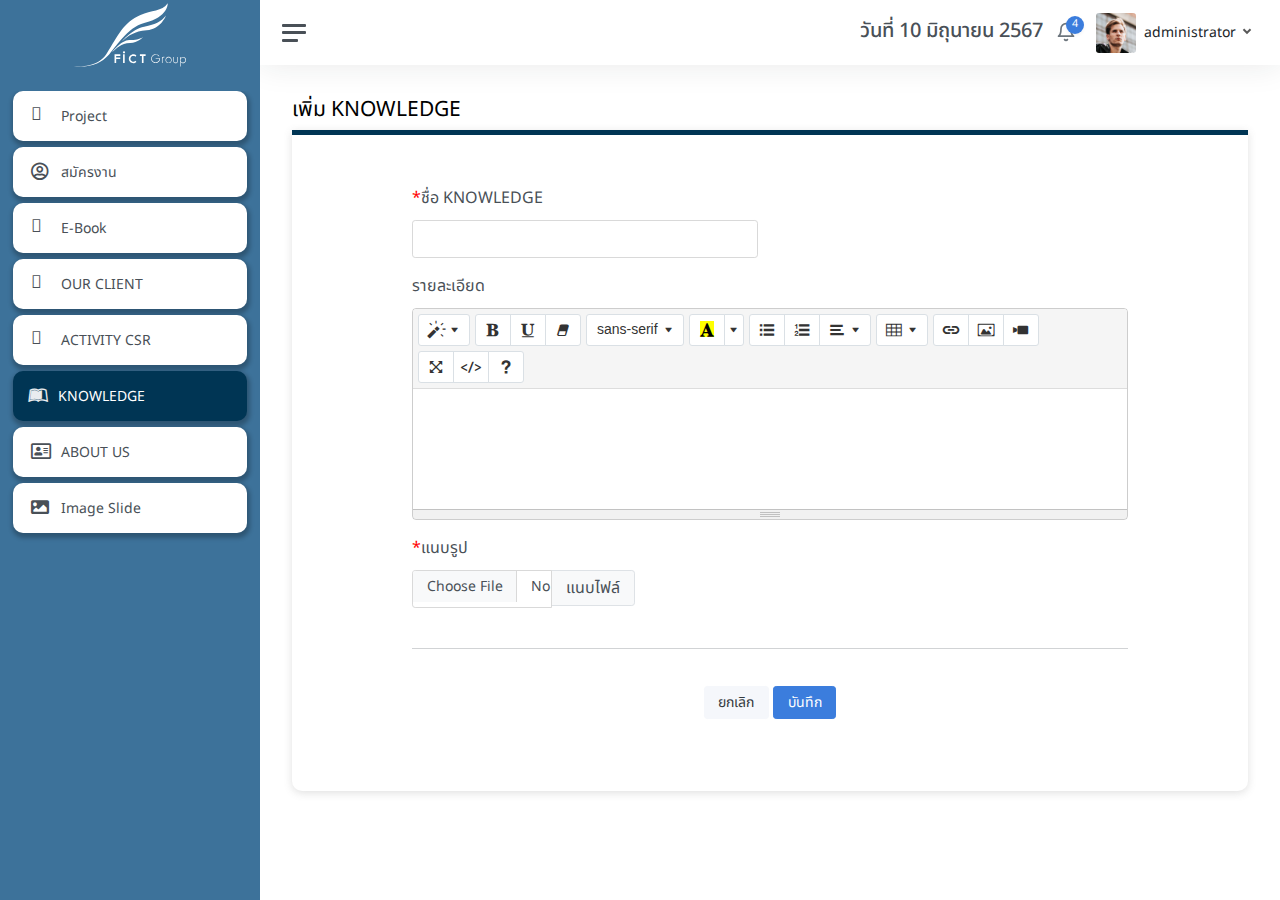
<file: knowledge-add.html>
<!DOCTYPE html>
<html lang="en">
    <head>
        <meta charset="utf-8">
        <meta http-equiv="X-UA-Compatible" content="IE=edge">
        <meta name="viewport" content="width=device-width, initial-scale=1, shrink-to-fit=no">
        <meta name="description" content="FICT CV Management">
        <meta name="author" content="FICT CV Management"> 
		<link rel="preconnect" href="https://fonts.googleapis.com">
		<link rel="preconnect" href="https://fonts.gstatic.com" crossorigin>
        <link rel="shortcut icon" href="img/logo_fict.svg" />
        
        <title>FICT GROUP</title>
        <link href="css/bootstrap.min.css" rel="stylesheet">
        <link href="css/app.css" rel="stylesheet">
        <link href="css/style.css" rel="stylesheet">
        <link href="https://fonts.googleapis.com/css2?family=Inter:wght@300;400;600&display=swap" rel="stylesheet"> 
		<link href="https://fonts.googleapis.com/css2?family=Noto+Sans+Thai:wght@100..900&display=swap" rel="stylesheet"> 
        <link rel="stylesheet" href="https://cdn.datatables.net/1.13.7/css/dataTables.bootstrap5.min.css"/>   
        <link rel="stylesheet" href="https://pro.fontawesome.com/releases/v5.10.0/css/all.css"/>   
        <link href="css/select2.min.css" rel="stylesheet" />
        <link rel="stylesheet" href="js/summernote/summernote-lite.css"> 
        <link rel="stylesheet" href="css/form-editor-summernote.css">
    </head>
    <body>
        <div class="wrapper">
            <nav id="sidebar" class="sidebar js-sidebar">
                <div class="sidebar-content js-simplebar">
                    
					<img src="img/logo_fict_white.svg" class="logo" alt="FICT CV Management">
					<br>
                    <ul class="sidebar-nav"> 
                        <li class="sidebar-item">
                            <a class="sidebar-link" href="index.html"> 
								<i class="fal fa-file-alt"></i>
								<span class="align-middle">Project</span>
                            </a>
                        </li> 
                        <li class="sidebar-item">
                            <a class="sidebar-link" href="job.html"> 
								<i class="far fa-user-circle"></i>
								<span class="align-middle">สมัครงาน</span>
                            </a>
                        </li>  
                        <li class="sidebar-item">
                            <a class="sidebar-link" href="e-book.html"> 
								<i class="fal fa-book"></i>
								<span class="align-middle">E-Book</span>
                            </a>
                        </li> 
                        <li class="sidebar-item">
                            <a class="sidebar-link" href="our-client.html">  
								<i class="fal fa-users"></i>
								<span class="align-middle">OUR CLIENT</span>
                            </a>
                        </li>  
                        <li class="sidebar-item">
                            <a class="sidebar-link" href="activity.html">  
								<i class="fal fa-user"></i> 
								<span class="align-middle">ACTIVITY CSR</span>
                            </a>
                        </li>  
                        <li class="sidebar-item active">
                            <a class="sidebar-link" href="knowledge.html">  
								<i class="fab fa-leanpub"></i>
								<span class="align-middle">KNOWLEDGE</span>
                            </a>
                        </li>  
                        <li class="sidebar-item">
                            <a class="sidebar-link" href="aboutus.html">  
								<i class="far fa-address-card"></i>
								<span class="align-middle">ABOUT US</span>
                            </a>
                        </li>   
                        <li class="sidebar-item">
                            <a class="sidebar-link" href="image-slide.html">  
								<i class="fas fa-image"></i>
								<span class="align-middle">Image Slide</span>
                            </a>
                        </li>      
                    </ul>  
                </div>
            </nav>
            <div class="main">
                <nav class="navbar navbar-expand navbar-light navbar-bg">
                    <a class="sidebar-toggle js-sidebar-toggle">
                    <i class="hamburger align-self-center"></i>
                    </a> 
                    <div class="navbar-collapse collapse">
                        <ul class="navbar-nav navbar-align">
							<li class="nav-item nav-date">วันที่ 10 มิถุนายน 2567</li>
                            <li class="nav-item dropdown">
                                <a class="nav-icon dropdown-toggle" href="#" id="alertsDropdown" data-bs-toggle="dropdown">
                                    <div class="position-relative">
                                        <i class="align-middle" data-feather="bell"></i>
                                        <span class="indicator">4</span>
                                    </div>
                                </a>
                                <div class="dropdown-menu dropdown-menu-lg dropdown-menu-end py-0" aria-labelledby="alertsDropdown">
                                    <div class="dropdown-menu-header">
                                        4 New Notifications
                                    </div>
                                    <div class="list-group">
                                        <a href="#" class="list-group-item">
                                            <div class="row g-0 align-items-center">
                                                <div class="col-2">
                                                    <i class="text-danger" data-feather="alert-circle"></i>
                                                </div>
                                                <div class="col-10">
                                                    <div class="text-dark">Update completed</div>
                                                    <div class="text-muted small mt-1">Restart server 12 to complete the update.</div>
                                                    <div class="text-muted small mt-1">30m ago</div>
                                                </div>
                                            </div>
                                        </a> 
                                    </div>
                                    <div class="dropdown-menu-footer">
                                        <a href="#" class="text-muted">Show all notifications</a>
                                    </div>
                                </div>
                            </li> 
                            <li class="nav-item dropdown">
                                <a class="nav-icon dropdown-toggle d-inline-block d-sm-none" href="#" data-bs-toggle="dropdown">
                                <i class="align-middle" data-feather="settings"></i>
                                </a>
                                <a class="nav-link dropdown-toggle d-none d-sm-inline-block" href="#" data-bs-toggle="dropdown">
                                <img src="img/avatar.jpg" class="avatar img-fluid rounded me-1" alt="Charles Hall" /> <span class="text-dark">administrator</span>
                                </a>
                                <div class="dropdown-menu dropdown-menu-end">
                                    <a class="dropdown-item" href="#"><i class="align-middle me-1" data-feather="user"></i> โปรไฟล์</a>  
                                    <a class="dropdown-item" href="#"><i class="align-middle me-1" data-feather="settings"></i> ตั้งค่า</a> 
                                    <div class="dropdown-divider"></div>
                                    <a class="dropdown-item" href="login.html">ออกจากระบบ</a>
                                </div>
                            </li>
                        </ul>
                    </div>
                </nav>
                <main class="content">
                    <div class="container-fluid p-0">
                        <div class="row">
                            <div class="col-lg-6 col-12">
                                <h3>เพิ่ม KNOWLEDGE</h3> 
                            </div> 
                        </div>
                        <div class="col-12">  
                            <form class="form-x">  
                                <br> 
            
                                <div class="form-group row">
                                    <div class="col-lg-6">
                                        <label for=""><span>*</span>ชื่อ KNOWLEDGE</label> 
                                        <input type="text" class="form-control">
                                    </div> 
                                </div>   
                                
                                <div class="form-group row">
                                    <div class="col-lg-12">
                                        <label for="">รายละเอียด</label> 
                                        <div class="texteditorx "></div>
                                    </div> 
                                </div>

                                <div class="form-group row">  
                                    <div class="col-lg-4">
                                        <label for=""><span>*</span>แนบรูป</label> 
                                        <div class="input-group mb-3">
                                            <input type="file" class="form-control" id="inputGroupFile02">
                                            <label class="input-group-text" for="inputGroupFile02">แนบไฟล์</label>
                                        </div>
                                    </div>   
                                </div> 
 
    
        
                                <hr>
                                <br>
                                <div class="row">
                                    <div class="col-12 text-center"> 
                                        <button type="button" class="btn btn-light">ยกเลิก</button>
                                        <button type="button" class="btn btn-primary">บันทึก</button>
                                    </div>
                                </div>
                                <br>
                                <br>
                            </form> 
                        </div>
                    </div>
                </main> 
            </div>
        </div>

        

        <script src="js/jquery-3.5.1.min.js"></script>   
        <script src="js/app.js"></script>  

        <script src="js/jquery.dataTables.min.js"></script>
        <script src="js/dataTables.bootstrap5.min.js"></script>
        <script src="js/select2.min.js"></script>
        <script src="js/summernote/summernote-lite.min.js"></script>
        <script src="js/summernote.js"></script>
         
        


        <script>  
            $(document).ready(function() { 
                $('.js-example-basic-multiple').select2();   
                $('.item-sup').click(function () {
                    $(this).toggleClass("show");    
                });   
            });   
        </script>
 

        
    </body>
</html>
</file>
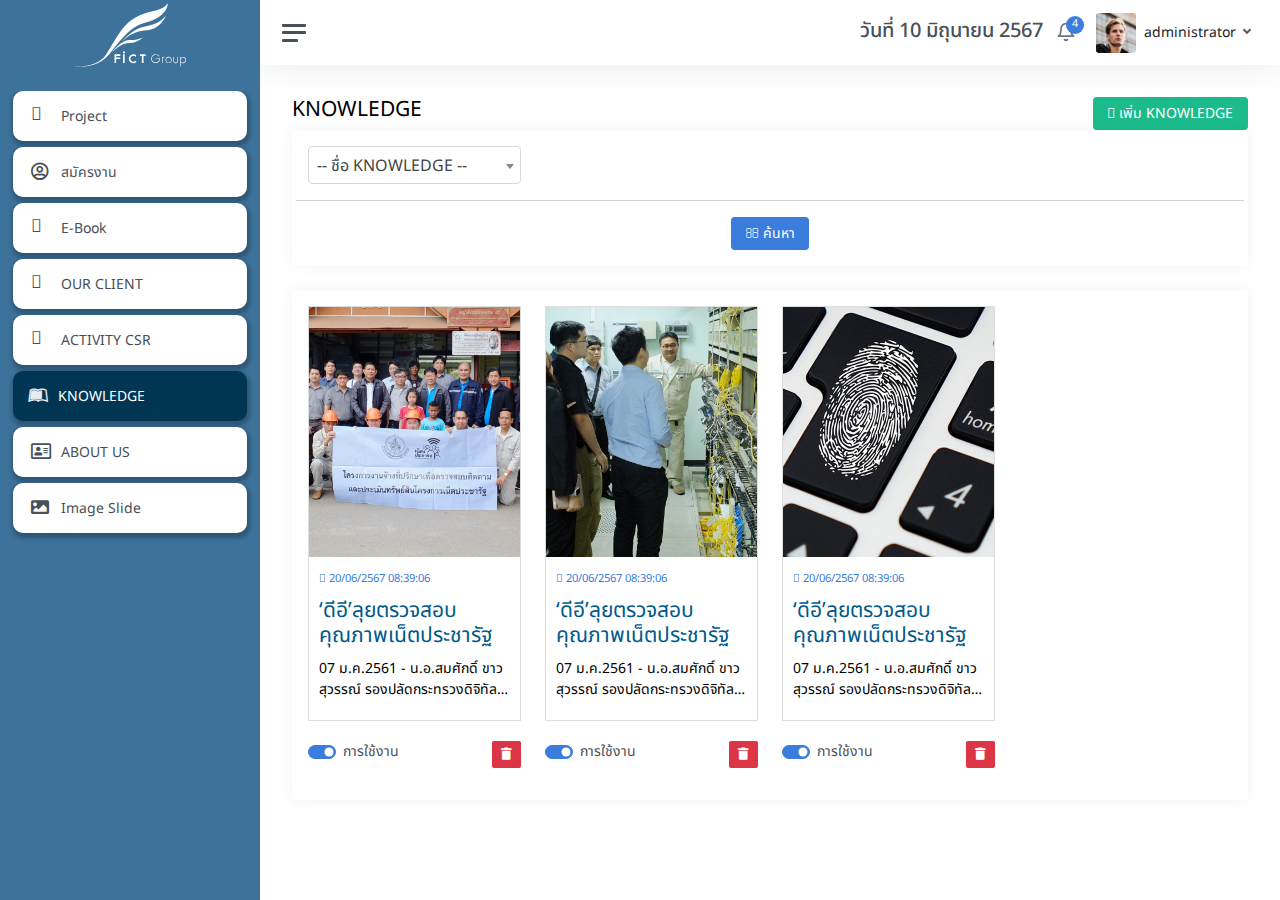
<file: knowledge.html>
<!DOCTYPE html>
<html lang="en">
    <head>
        <meta charset="utf-8">
        <meta http-equiv="X-UA-Compatible" content="IE=edge">
        <meta name="viewport" content="width=device-width, initial-scale=1, shrink-to-fit=no">
        <meta name="description" content="FICT CV Management">
        <meta name="author" content="FICT CV Management"> 
		<link rel="preconnect" href="https://fonts.googleapis.com">
		<link rel="preconnect" href="https://fonts.gstatic.com" crossorigin>
        <link rel="shortcut icon" href="img/logo_fict.svg" />
        
        <title>FICT GROUP</title>
        <link href="css/bootstrap.min.css" rel="stylesheet">
        <link href="css/app.css" rel="stylesheet">
        <link href="css/style.css" rel="stylesheet">
        <link href="https://fonts.googleapis.com/css2?family=Inter:wght@300;400;600&display=swap" rel="stylesheet"> 
		<link href="https://fonts.googleapis.com/css2?family=Noto+Sans+Thai:wght@100..900&display=swap" rel="stylesheet"> 
        <link rel="stylesheet" href="https://cdn.datatables.net/1.13.7/css/dataTables.bootstrap5.min.css"/>   
        <link rel="stylesheet" href="https://pro.fontawesome.com/releases/v5.10.0/css/all.css"/>   
        <link href="css/select2.min.css" rel="stylesheet" />
    </head>
    <body>
        <div class="wrapper">
            <nav id="sidebar" class="sidebar js-sidebar">
                <div class="sidebar-content js-simplebar">
                    
					<img src="img/logo_fict_white.svg" class="logo" alt="FICT CV Management">
					<br>
                    <ul class="sidebar-nav"> 
                        <li class="sidebar-item">
                            <a class="sidebar-link" href="index.html"> 
								<i class="fal fa-file-alt"></i>
								<span class="align-middle">Project</span>
                            </a>
                        </li> 
                        <li class="sidebar-item">
                            <a class="sidebar-link" href="job.html"> 
								<i class="far fa-user-circle"></i>
								<span class="align-middle">สมัครงาน</span>
                            </a>
                        </li>  
                        <li class="sidebar-item">
                            <a class="sidebar-link" href="e-book.html"> 
								<i class="fal fa-book"></i>
								<span class="align-middle">E-Book</span>
                            </a>
                        </li> 
                        <li class="sidebar-item">
                            <a class="sidebar-link" href="our-client.html">  
								<i class="fal fa-users"></i>
								<span class="align-middle">OUR CLIENT</span>
                            </a>
                        </li>  
                        <li class="sidebar-item">
                            <a class="sidebar-link" href="activity.html">  
								<i class="fal fa-user"></i> 
								<span class="align-middle">ACTIVITY CSR</span>
                            </a>
                        </li>  
                        <li class="sidebar-item active">
                            <a class="sidebar-link" href="knowledge.html">  
								<i class="fab fa-leanpub"></i>
								<span class="align-middle">KNOWLEDGE</span>
                            </a>
                        </li>  
                        <li class="sidebar-item">
                            <a class="sidebar-link" href="aboutus.html">  
								<i class="far fa-address-card"></i>
								<span class="align-middle">ABOUT US</span>
                            </a>
                        </li>   
                        <li class="sidebar-item">
                            <a class="sidebar-link" href="image-slide.html">  
								<i class="fas fa-image"></i>
								<span class="align-middle">Image Slide</span>
                            </a>
                        </li>     
                    </ul>  
                </div>
            </nav>
            <div class="main">
                <nav class="navbar navbar-expand navbar-light navbar-bg">
                    <a class="sidebar-toggle js-sidebar-toggle">
                    <i class="hamburger align-self-center"></i>
                    </a> 
                    <div class="navbar-collapse collapse">
                        <ul class="navbar-nav navbar-align">
							<li class="nav-item nav-date">วันที่ 10 มิถุนายน 2567</li>
                            <li class="nav-item dropdown">
                                <a class="nav-icon dropdown-toggle" href="#" id="alertsDropdown" data-bs-toggle="dropdown">
                                    <div class="position-relative">
                                        <i class="align-middle" data-feather="bell"></i>
                                        <span class="indicator">4</span>
                                    </div>
                                </a>
                                <div class="dropdown-menu dropdown-menu-lg dropdown-menu-end py-0" aria-labelledby="alertsDropdown">
                                    <div class="dropdown-menu-header">
                                        4 New Notifications
                                    </div>
                                    <div class="list-group">
                                        <a href="#" class="list-group-item">
                                            <div class="row g-0 align-items-center">
                                                <div class="col-2">
                                                    <i class="text-danger" data-feather="alert-circle"></i>
                                                </div>
                                                <div class="col-10">
                                                    <div class="text-dark">Update completed</div>
                                                    <div class="text-muted small mt-1">Restart server 12 to complete the update.</div>
                                                    <div class="text-muted small mt-1">30m ago</div>
                                                </div>
                                            </div>
                                        </a> 
                                    </div>
                                    <div class="dropdown-menu-footer">
                                        <a href="#" class="text-muted">Show all notifications</a>
                                    </div>
                                </div>
                            </li> 
                            <li class="nav-item dropdown">
                                <a class="nav-icon dropdown-toggle d-inline-block d-sm-none" href="#" data-bs-toggle="dropdown">
                                <i class="align-middle" data-feather="settings"></i>
                                </a>
                                <a class="nav-link dropdown-toggle d-none d-sm-inline-block" href="#" data-bs-toggle="dropdown">
                                <img src="img/avatar.jpg" class="avatar img-fluid rounded me-1" alt="Charles Hall" /> <span class="text-dark">administrator</span>
                                </a>
                                <div class="dropdown-menu dropdown-menu-end">
                                    <a class="dropdown-item" href="#"><i class="align-middle me-1" data-feather="user"></i> โปรไฟล์</a>  
                                    <a class="dropdown-item" href="#"><i class="align-middle me-1" data-feather="settings"></i> ตั้งค่า</a> 
                                    <div class="dropdown-divider"></div>
                                    <a class="dropdown-item" href="login.html">ออกจากระบบ</a>
                                </div>
                            </li>
                        </ul>
                    </div>
                </nav>
                <main class="content">
                    <div class="container-fluid p-0">
                        <div class="row">
                            <div class="col-lg-6 col-12">
                                <h3>KNOWLEDGE</h3> 
                            </div>
                            <div class="col-lg-6 col-12 text-end">
                                <a href="knowledge-add.html" class="btn btn-success"><i class="fal fa-plus"></i> เพิ่ม KNOWLEDGE</a>
                            </div>
                        </div>
                        <div class="col-12">
                            
                            <div class="card p-3">
                                <form>
                                    <div class="row">
                                        <div class="col-lg-3 col-md-6 col-12 mb-3"> 
                                            <select class="js-example-basic-multiple w-100"> 
                                                <option value="0" disabled selected>-- ชื่อ KNOWLEDGE --</option>
                                                <option value="1">ชื่อ KNOWLEDGE</option> 
                                                <option value="2">ชื่อ KNOWLEDGE</option> 
                                                <option value="3">ชื่อ KNOWLEDGE</option>  
                                                <option value="3">ชื่อ KNOWLEDGE</option>  
                                            </select>
                                        </div>  
                                         
                                        <hr>
                                        <div class="col-12 text-center">
                                            <button class="btn btn-primary"><i class="fal fa-search"></i> ค้นหา</button> 
                                        </div>
                                    </div> 
                                </form>
                            </div>
                            <div class="card p-3">
                                
                                <div class="row">
                                    <div class="col-lg-3">
                                        <a href="#">
                                            <div class="knowledge-box">
                                                <img src="img/k1.jpg" class="img-fluid m-auto d-block" alt="img">
                                                <div class="dex">
                                                    <small><i class="fal fa-calendar"></i> 20/06/2567 08:39:06</small>
                                                    <h3>‘ดีอี’ลุยตรวจสอบคุณภาพเน็ตประชารัฐ</h3>
                                                    <p>07 ม.ค.2561 - น.อ.สมศักดิ์ ขาวสุวรรณ์ รองปลัดกระทรวงดิจิทัลเพื่อเศรษฐกิจและสังคม (ดีอี) กล่าวว่ากระทรวงได้เร่งขับเคลื่อนโครงการเน็ตประชารัฐให้ครอบคลุมหมู่บ้านเป้าหมายครบทั้ง 24,700 หมู่บ้านแล้ว  
                                                    </p>
                                                </div> 
                                            </div>
                                        </a> 
                                        <div class="d-flex justify-content-between mb-3"  >
                                            <div class="form-check form-switch me-2">
                                                <input class="form-check-input" type="checkbox" id="flexSwitch1" checked>
                                                <label class="form-check-label" for="flexSwitch1">การใช้งาน</label>
                                            </div>
                                            <button type="button" class="btn btn-danger btn-sm"><i class="fas fa-trash"></i></button>  
                                        </div> 
                                    </div>
                                    <div class="col-lg-3">
                                        <a href="#">
                                            <div class="knowledge-box">
                                                <img src="img/k2.jpg" class="img-fluid m-auto d-block" alt="img">
                                                <div class="dex">
                                                    <small><i class="fal fa-calendar"></i> 20/06/2567 08:39:06</small>
                                                    <h3>‘ดีอี’ลุยตรวจสอบคุณภาพเน็ตประชารัฐ</h3>
                                                    <p>07 ม.ค.2561 - น.อ.สมศักดิ์ ขาวสุวรรณ์ รองปลัดกระทรวงดิจิทัลเพื่อเศรษฐกิจและสังคม (ดีอี) กล่าวว่ากระทรวงได้เร่งขับเคลื่อนโครงการเน็ตประชารัฐให้ครอบคลุมหมู่บ้านเป้าหมายครบทั้ง 24,700 หมู่บ้านแล้ว  
                                                    </p>
                                                </div> 
                                            </div>
                                        </a> 
                                        <div class="d-flex justify-content-between mb-3"  >
                                            <div class="form-check form-switch me-2">
                                                <input class="form-check-input" type="checkbox" id="flexSwitch1" checked>
                                                <label class="form-check-label" for="flexSwitch1">การใช้งาน</label>
                                            </div>
                                            <button type="button" class="btn btn-danger btn-sm"><i class="fas fa-trash"></i></button>  
                                        </div> 
                                    </div>
                                    <div class="col-lg-3">
                                        <a href="#">
                                            <div class="knowledge-box">
                                                <img src="img/k3.png" class="img-fluid m-auto d-block" alt="img">
                                                <div class="dex">
                                                    <small><i class="fal fa-calendar"></i> 20/06/2567 08:39:06</small>
                                                    <h3>‘ดีอี’ลุยตรวจสอบคุณภาพเน็ตประชารัฐ</h3>
                                                    <p>07 ม.ค.2561 - น.อ.สมศักดิ์ ขาวสุวรรณ์ รองปลัดกระทรวงดิจิทัลเพื่อเศรษฐกิจและสังคม (ดีอี) กล่าวว่ากระทรวงได้เร่งขับเคลื่อนโครงการเน็ตประชารัฐให้ครอบคลุมหมู่บ้านเป้าหมายครบทั้ง 24,700 หมู่บ้านแล้ว  
                                                    </p>
                                                </div> 
                                            </div>
                                        </a> 
                                        <div class="d-flex justify-content-between mb-3"  >
                                            <div class="form-check form-switch me-2">
                                                <input class="form-check-input" type="checkbox" id="flexSwitch1" checked>
                                                <label class="form-check-label" for="flexSwitch1">การใช้งาน</label>
                                            </div>
                                            <button type="button" class="btn btn-danger btn-sm"><i class="fas fa-trash"></i></button>  
                                        </div> 
                                    </div>
                                </div>

                                <!-- <div class="table-responsive">
                                
                                    <table class="table table-borderless table-striped tb-num" style="vertical-align: middle;">
                                        <thead>
                                            <tr class="sortx">
                                                <th class="text-center">#</th>  
                                                <th class="text-start" style="width: 400px;">ชื่อ KNOWLEDGE</th>
                                                <th class="text-center">วันที่เพิ่ม</th> 
                                                <th class="text-center">
                                                    การใช้งาน
                                                </th>
                                                <th class="text-center">&nbsp;</th> 
                                            </tr>
                                        </thead>
                                        <tbody>
                                            <tr>
                                                <td class="text-center">1</td> 
                                                <td class="text-start">มหัศจรรย์ อินเทอร์เน็ต และกูเกิล</td>  
                                                <td class="text-center">10/05/2567 09:06:01</td>   
                                                <td class="text-center">
                                                    <div class="d-flex justify-content-center">
                                                        <div class="form-check form-switch">
                                                            <input class="form-check-input" type="checkbox" id="flexSwitch1" checked>
                                                            <label class="form-check-label" for="flexSwitch1">การใช้งาน</label>
                                                        </div>
                                                    </div>
                                                </td>
                                                <td class="text-center">
                                                    <a href="project-edit.html" class="btn btn-danger btn-sm"><i class="fas fa-edit"></i></a>  
                                                </td>  
                                            </tr>    
                                        </tbody>
                                    </table>
                                </div> -->
                            </div>
                        </div>
                    </div>
                </main> 
            </div>
        </div>

        

        <script src="js/jquery-3.5.1.min.js"></script>   
        <script src="js/app.js"></script>  

        <script src="js/jquery.dataTables.min.js"></script>
        <script src="js/dataTables.bootstrap5.min.js"></script>
        <script src="js/select2.min.js"></script>
         
        


        <script>  
            $(document).ready(function() {
                $('.table-stripedx').DataTable( {
                    "paging": true,
                    "searching": false,
                    "ordering": true,
                    "info": true
                }); 
                $('.js-example-basic-multiple').select2();   
                $('.item-sup').click(function () {
                    $(this).toggleClass("show");    
                });   
            });  

            $(".tb-num td:nth-child(1)").each(function(i,v) {$(v).text(i + 1);});
        </script>
 

        
    </body>
</html>
</file>
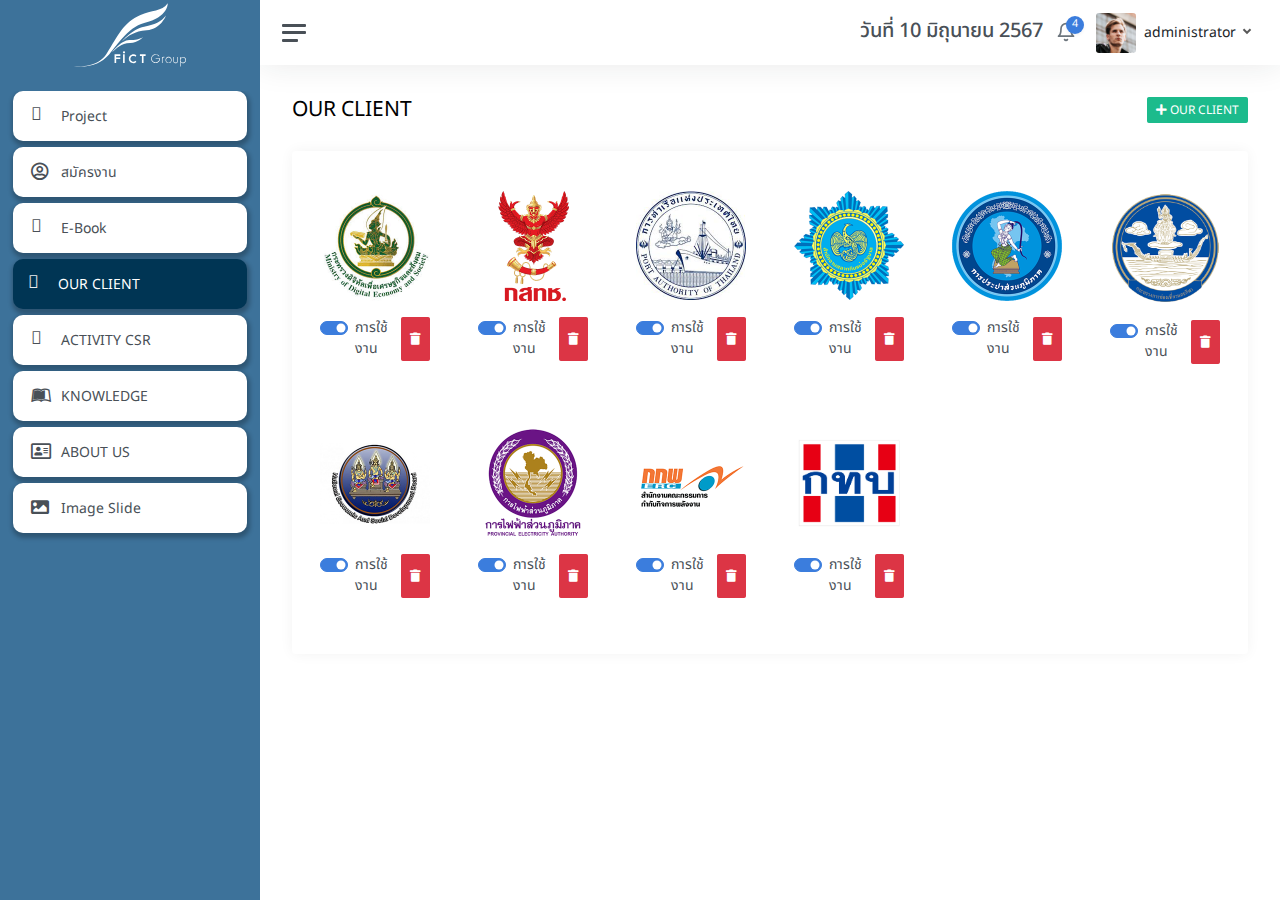
<file: our-client.html>
<!DOCTYPE html>
<html lang="en">
    <head>
        <meta charset="utf-8">
        <meta http-equiv="X-UA-Compatible" content="IE=edge">
        <meta name="viewport" content="width=device-width, initial-scale=1, shrink-to-fit=no">
        <meta name="description" content="FICT CV Management">
        <meta name="author" content="FICT CV Management"> 
		<link rel="preconnect" href="https://fonts.googleapis.com">
		<link rel="preconnect" href="https://fonts.gstatic.com" crossorigin>
        <link rel="shortcut icon" href="img/logo_fict.svg" />
        
        <title>FICT GROUP</title>
        <link href="css/bootstrap.min.css" rel="stylesheet">
        <link href="css/app.css" rel="stylesheet">
        <link href="css/style.css" rel="stylesheet">
        <link href="https://fonts.googleapis.com/css2?family=Inter:wght@300;400;600&display=swap" rel="stylesheet"> 
		<link href="https://fonts.googleapis.com/css2?family=Noto+Sans+Thai:wght@100..900&display=swap" rel="stylesheet"> 
        <link rel="stylesheet" href="https://cdn.datatables.net/1.13.7/css/dataTables.bootstrap5.min.css"/>   
        <link rel="stylesheet" href="https://pro.fontawesome.com/releases/v5.10.0/css/all.css"/>   
        <link href="css/select2.min.css" rel="stylesheet" />
    </head>
    <body>
        <div class="wrapper">
            <nav id="sidebar" class="sidebar js-sidebar">
                <div class="sidebar-content js-simplebar">
                    
					<img src="img/logo_fict_white.svg" class="logo" alt="FICT CV Management">
					<br>
                    <ul class="sidebar-nav"> 
                        <li class="sidebar-item">
                            <a class="sidebar-link" href="index.html"> 
								<i class="fal fa-file-alt"></i>
								<span class="align-middle">Project</span>
                            </a>
                        </li> 
                        <li class="sidebar-item">
                            <a class="sidebar-link" href="job.html"> 
								<i class="far fa-user-circle"></i>
								<span class="align-middle">สมัครงาน</span>
                            </a>
                        </li>  
                        <li class="sidebar-item">
                            <a class="sidebar-link" href="e-book.html"> 
								<i class="fal fa-book"></i>
								<span class="align-middle">E-Book</span>
                            </a>
                        </li> 
                        <li class="sidebar-item active">
                            <a class="sidebar-link" href="our-client.html">  
								<i class="fal fa-users"></i>
								<span class="align-middle">OUR CLIENT</span>
                            </a>
                        </li>  
                        <li class="sidebar-item">
                            <a class="sidebar-link" href="activity.html">  
								<i class="fal fa-user"></i> 
								<span class="align-middle">ACTIVITY CSR</span>
                            </a>
                        </li>  
                        <li class="sidebar-item">
                            <a class="sidebar-link" href="knowledge.html">  
								<i class="fab fa-leanpub"></i>
								<span class="align-middle">KNOWLEDGE</span>
                            </a>
                        </li>  
                        <li class="sidebar-item">
                            <a class="sidebar-link" href="aboutus.html">  
								<i class="far fa-address-card"></i>
								<span class="align-middle">ABOUT US</span>
                            </a>
                        </li>   
                        <li class="sidebar-item">
                            <a class="sidebar-link" href="image-slide.html">  
								<i class="fas fa-image"></i>
								<span class="align-middle">Image Slide</span>
                            </a>
                        </li>     
                    </ul>  
                </div>
            </nav>
            <div class="main">
                <nav class="navbar navbar-expand navbar-light navbar-bg">
                    <a class="sidebar-toggle js-sidebar-toggle">
                    <i class="hamburger align-self-center"></i>
                    </a> 
                    <div class="navbar-collapse collapse">
                        <ul class="navbar-nav navbar-align">
							<li class="nav-item nav-date">วันที่ 10 มิถุนายน 2567</li>
                            <li class="nav-item dropdown">
                                <a class="nav-icon dropdown-toggle" href="#" id="alertsDropdown" data-bs-toggle="dropdown">
                                    <div class="position-relative">
                                        <i class="align-middle" data-feather="bell"></i>
                                        <span class="indicator">4</span>
                                    </div>
                                </a>
                                <div class="dropdown-menu dropdown-menu-lg dropdown-menu-end py-0" aria-labelledby="alertsDropdown">
                                    <div class="dropdown-menu-header">
                                        4 New Notifications
                                    </div>
                                    <div class="list-group">
                                        <a href="#" class="list-group-item">
                                            <div class="row g-0 align-items-center">
                                                <div class="col-2">
                                                    <i class="text-danger" data-feather="alert-circle"></i>
                                                </div>
                                                <div class="col-10">
                                                    <div class="text-dark">Update completed</div>
                                                    <div class="text-muted small mt-1">Restart server 12 to complete the update.</div>
                                                    <div class="text-muted small mt-1">30m ago</div>
                                                </div>
                                            </div>
                                        </a> 
                                    </div>
                                    <div class="dropdown-menu-footer">
                                        <a href="#" class="text-muted">Show all notifications</a>
                                    </div>
                                </div>
                            </li> 
                            <li class="nav-item dropdown">
                                <a class="nav-icon dropdown-toggle d-inline-block d-sm-none" href="#" data-bs-toggle="dropdown">
                                <i class="align-middle" data-feather="settings"></i>
                                </a>
                                <a class="nav-link dropdown-toggle d-none d-sm-inline-block" href="#" data-bs-toggle="dropdown">
                                <img src="img/avatar.jpg" class="avatar img-fluid rounded me-1" alt="Charles Hall" /> <span class="text-dark">administrator</span>
                                </a>
                                <div class="dropdown-menu dropdown-menu-end">
                                    <a class="dropdown-item" href="#"><i class="align-middle me-1" data-feather="user"></i> โปรไฟล์</a>  
                                    <a class="dropdown-item" href="#"><i class="align-middle me-1" data-feather="settings"></i> ตั้งค่า</a> 
                                    <div class="dropdown-divider"></div>
                                    <a class="dropdown-item" href="login.html">ออกจากระบบ</a>
                                </div>
                            </li>
                        </ul>
                    </div>
                </nav>
                <main class="content">
                    <div class="container-fluid p-0">
                        <div class="row">
                            <div class="col-lg-6 col-12">
                                <h3>OUR CLIENT</h3> 
                            </div>
                            <div class="col-lg-6 col-12 text-end"> 
                                <button type="button" class="btn btn-success btn-sm" data-bs-toggle="modal" data-bs-target="#myModal"><i class="fas fa-plus"></i> OUR CLIENT</button>  
                            </div>
                        </div>
                        <br>
                        <div class="col-12"> 
                            <div class="card p-3">
                                <div class="row">
                                    <div class="col-lg-2 p-4">
                                        <img src="img/1.png" class="img-fluid d-block w-100 m-auto mb-3" alt="img">
                                        <div class="d-flex justify-content-center mb-3">
                                            <div class="form-check form-switch me-2">
                                                <input class="form-check-input" type="checkbox" id="flexSwitch1" checked>
                                                <label class="form-check-label" for="flexSwitch1">การใช้งาน</label>
                                            </div>
                                            <button type="button" class="btn btn-danger btn-sm"><i class="fas fa-trash"></i></button>  
                                        </div>
                                    </div> 
                                    <div class="col-lg-2 p-4">
                                        <img src="img/2.png" class="img-fluid d-block w-100 m-auto mb-3" alt="img">
                                        <div class="d-flex justify-content-center mb-3">
                                            <div class="form-check form-switch me-2">
                                                <input class="form-check-input" type="checkbox" id="flexSwitch1" checked>
                                                <label class="form-check-label" for="flexSwitch1">การใช้งาน</label>
                                            </div>
                                            <button type="button" class="btn btn-danger btn-sm"><i class="fas fa-trash"></i></button>  
                                        </div>
                                    </div> 
                                    <div class="col-lg-2 p-4">
                                        <img src="img/3.png" class="img-fluid d-block w-100 m-auto mb-3" alt="img">
                                        <div class="d-flex justify-content-center mb-3">
                                            <div class="form-check form-switch me-2">
                                                <input class="form-check-input" type="checkbox" id="flexSwitch1" checked>
                                                <label class="form-check-label" for="flexSwitch1">การใช้งาน</label>
                                            </div>
                                            <button type="button" class="btn btn-danger btn-sm"><i class="fas fa-trash"></i></button>  
                                        </div>
                                    </div> 
                                    <div class="col-lg-2 p-4">
                                        <img src="img/4.png" class="img-fluid d-block w-100 m-auto mb-3" alt="img">
                                        <div class="d-flex justify-content-center mb-3">
                                            <div class="form-check form-switch me-2">
                                                <input class="form-check-input" type="checkbox" id="flexSwitch1" checked>
                                                <label class="form-check-label" for="flexSwitch1">การใช้งาน</label>
                                            </div>
                                            <button type="button" class="btn btn-danger btn-sm"><i class="fas fa-trash"></i></button>  
                                        </div>
                                    </div> 
                                    <div class="col-lg-2 p-4">
                                        <img src="img/5.png" class="img-fluid d-block w-100 m-auto mb-3" alt="img">
                                        <div class="d-flex justify-content-center mb-3">
                                            <div class="form-check form-switch me-2">
                                                <input class="form-check-input" type="checkbox" id="flexSwitch1" checked>
                                                <label class="form-check-label" for="flexSwitch1">การใช้งาน</label>
                                            </div>
                                            <button type="button" class="btn btn-danger btn-sm"><i class="fas fa-trash"></i></button>  
                                        </div>
                                    </div> 
                                    <div class="col-lg-2 p-4">
                                        <img src="img/6.png" class="img-fluid d-block w-100 m-auto mb-3" alt="img">
                                        <div class="d-flex justify-content-center mb-3">
                                            <div class="form-check form-switch me-2">
                                                <input class="form-check-input" type="checkbox" id="flexSwitch1" checked>
                                                <label class="form-check-label" for="flexSwitch1">การใช้งาน</label>
                                            </div>
                                            <button type="button" class="btn btn-danger btn-sm"><i class="fas fa-trash"></i></button>  
                                        </div>
                                    </div> 
                                    <div class="col-lg-2 p-4">
                                        <img src="img/7.png" class="img-fluid d-block w-100 m-auto mb-3" alt="img">
                                        <div class="d-flex justify-content-center mb-3">
                                            <div class="form-check form-switch me-2">
                                                <input class="form-check-input" type="checkbox" id="flexSwitch1" checked>
                                                <label class="form-check-label" for="flexSwitch1">การใช้งาน</label>
                                            </div>
                                            <button type="button" class="btn btn-danger btn-sm"><i class="fas fa-trash"></i></button>  
                                        </div>
                                    </div> 
                                    <div class="col-lg-2 p-4">
                                        <img src="img/8.png" class="img-fluid d-block w-100 m-auto mb-3" alt="img">
                                        <div class="d-flex justify-content-center mb-3">
                                            <div class="form-check form-switch me-2">
                                                <input class="form-check-input" type="checkbox" id="flexSwitch1" checked>
                                                <label class="form-check-label" for="flexSwitch1">การใช้งาน</label>
                                            </div>
                                            <button type="button" class="btn btn-danger btn-sm"><i class="fas fa-trash"></i></button>  
                                        </div>
                                    </div> 
                                    <div class="col-lg-2 p-4">
                                        <img src="img/9.png" class="img-fluid d-block w-100 m-auto mb-3" alt="img">
                                        <div class="d-flex justify-content-center mb-3">
                                            <div class="form-check form-switch me-2">
                                                <input class="form-check-input" type="checkbox" id="flexSwitch1" checked>
                                                <label class="form-check-label" for="flexSwitch1">การใช้งาน</label>
                                            </div>
                                            <button type="button" class="btn btn-danger btn-sm"><i class="fas fa-trash"></i></button>  
                                        </div>
                                    </div>  
                                    <div class="col-lg-2 p-4">
                                        <img src="img/10.jpg" class="img-fluid d-block w-100 m-auto mb-3" alt="img">
                                        <div class="d-flex justify-content-center mb-3">
                                            <div class="form-check form-switch me-2">
                                                <input class="form-check-input" type="checkbox" id="flexSwitch1" checked>
                                                <label class="form-check-label" for="flexSwitch1">การใช้งาน</label>
                                            </div>
                                            <button type="button" class="btn btn-danger btn-sm"><i class="fas fa-trash"></i></button>  
                                        </div>
                                    </div> 
                                </div>
                            </div>
                        </div>
                    </div>
                </main> 
            </div>
        </div>

        <div class="modal fade" id="myModal">
            <div class="modal-dialog modal-dialog-centered">
                <div class="modal-content"> 
                    <div class="modal-header">
                        <h4 class="modal-title">OUR CLIENT</h4>
                        <button type="button" class="btn-close" data-bs-dismiss="modal"></button>
                    </div> 
                    <div class="modal-body">
                        <div class="col-12"> 
                            <form>  
                                <br>  
                                <div class="form-group row">  
                                    <div class="col-lg-4">
                                        <label for=""><span>*</span>แนบรูป</label> 
                                        <div class="input-group mb-3">
                                            <input type="file" class="form-control" id="inputGroupFile02">
                                            <label class="input-group-text" for="inputGroupFile02">แนบรูป</label>
                                        </div>
                                    </div>   
                                </div> 
 
                                <hr>
                                <br>
                                <div class="row">
                                    <div class="col-12 text-center"> 
                                        <button type="button" class="btn btn-light">ยกเลิก</button>
                                        <button type="button" class="btn btn-primary">บันทึก</button>
                                    </div>
                                </div>
                                <br>
                                <br>
                            </form>
                            
                        </div>
                    </div>  
                </div>
            </div>
        </div>
        

        <script src="js/jquery-3.5.1.min.js"></script>   
        <script src="js/app.js"></script>  

        <script src="js/jquery.dataTables.min.js"></script>
        <script src="js/dataTables.bootstrap5.min.js"></script>
        <script src="js/select2.min.js"></script>
         
        


        <script>  
            $(document).ready(function() {
                $('.table-stripedx').DataTable( {
                    "paging": true,
                    "searching": false,
                    "ordering": true,
                    "info": true
                }); 
                $('.js-example-basic-multiple').select2();   
                $('.item-sup').click(function () {
                    $(this).toggleClass("show");    
                });   
            });  

            $(".tb-num td:nth-child(1)").each(function(i,v) {$(v).text(i + 1);});
        </script>
 

        
    </body>
</html>
</file>
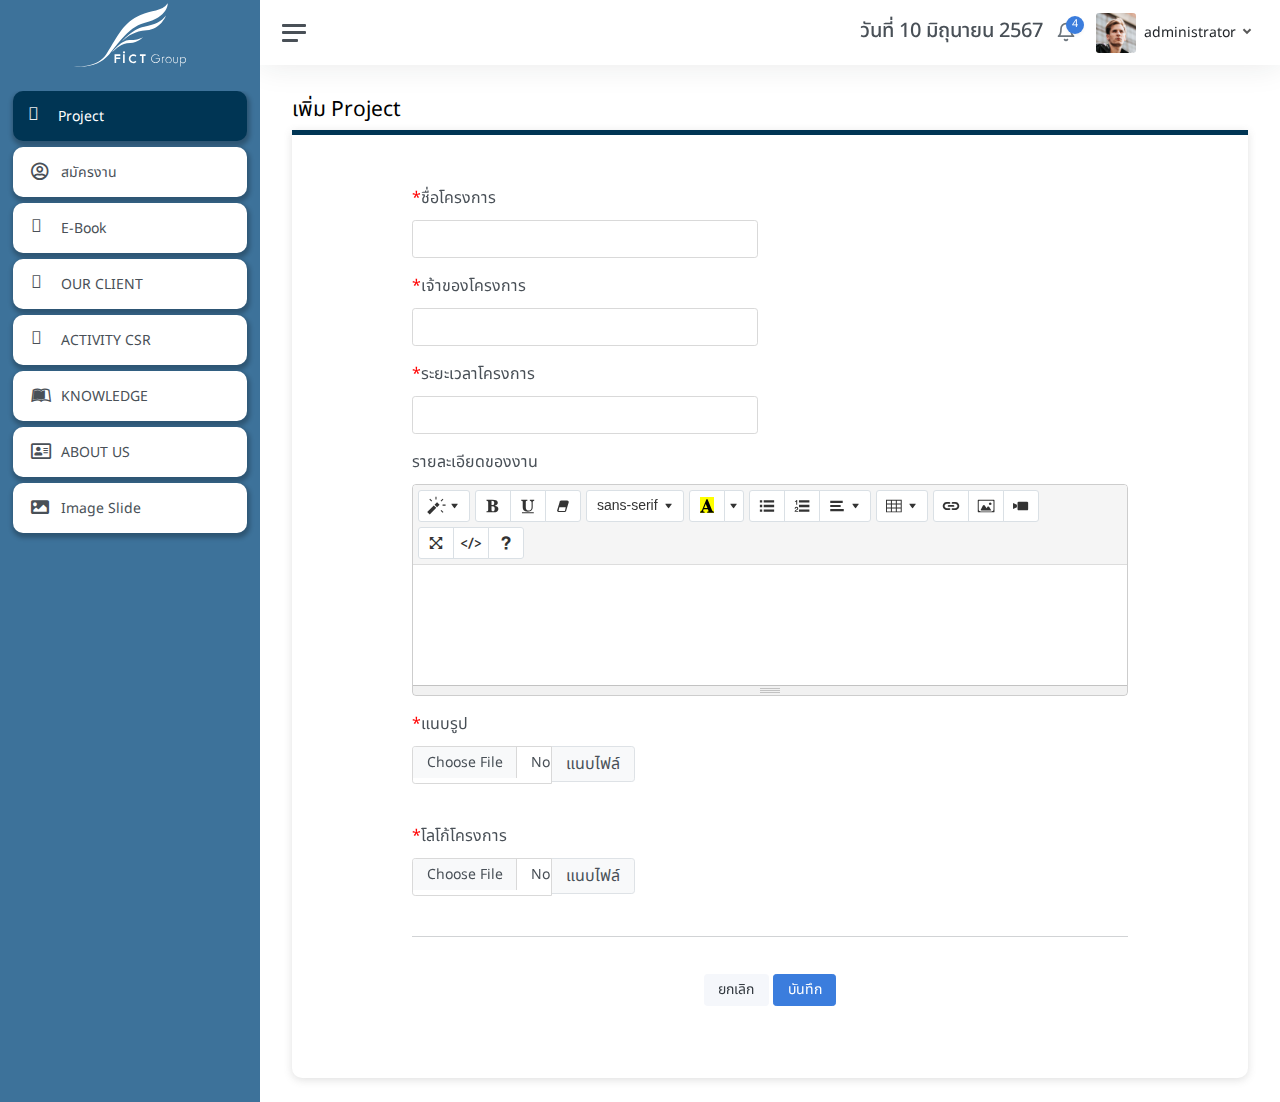
<file: project-add.html>
<!DOCTYPE html>
<html lang="en">
    <head>
        <meta charset="utf-8">
        <meta http-equiv="X-UA-Compatible" content="IE=edge">
        <meta name="viewport" content="width=device-width, initial-scale=1, shrink-to-fit=no">
        <meta name="description" content="FICT CV Management">
        <meta name="author" content="FICT CV Management"> 
		<link rel="preconnect" href="https://fonts.googleapis.com">
		<link rel="preconnect" href="https://fonts.gstatic.com" crossorigin>
        <link rel="shortcut icon" href="img/logo_fict.svg" />
        
        <title>FICT GROUP</title>
        <link href="css/bootstrap.min.css" rel="stylesheet">
        <link href="css/app.css" rel="stylesheet">
        <link href="css/style.css" rel="stylesheet">
        <link href="https://fonts.googleapis.com/css2?family=Inter:wght@300;400;600&display=swap" rel="stylesheet"> 
		<link href="https://fonts.googleapis.com/css2?family=Noto+Sans+Thai:wght@100..900&display=swap" rel="stylesheet"> 
        <link rel="stylesheet" href="https://cdn.datatables.net/1.13.7/css/dataTables.bootstrap5.min.css"/>   
        <link rel="stylesheet" href="https://pro.fontawesome.com/releases/v5.10.0/css/all.css"/>   
        <link href="css/select2.min.css" rel="stylesheet" />
        <link rel="stylesheet" href="js/summernote/summernote-lite.css"> 
        <link rel="stylesheet" href="css/form-editor-summernote.css">
    </head>
    <body>
        <div class="wrapper">
            <nav id="sidebar" class="sidebar js-sidebar">
                <div class="sidebar-content js-simplebar">
                    
					<img src="img/logo_fict_white.svg" class="logo" alt="FICT CV Management">
					<br>
                    <ul class="sidebar-nav"> 
                        <li class="sidebar-item active">
                            <a class="sidebar-link" href="index.html"> 
								<i class="fal fa-file-alt"></i>
								<span class="align-middle">Project</span>
                            </a>
                        </li> 
                        <li class="sidebar-item">
                            <a class="sidebar-link" href="job.html"> 
								<i class="far fa-user-circle"></i>
								<span class="align-middle">สมัครงาน</span>
                            </a>
                        </li> 
                        <li class="sidebar-item">
                            <a class="sidebar-link" href="e-book.html"> 
								<i class="fal fa-book"></i>
								<span class="align-middle">E-Book</span>
                            </a>
                        </li> 
                        <li class="sidebar-item">
                            <a class="sidebar-link" href="our-client.html">  
								<i class="fal fa-users"></i>
								<span class="align-middle">OUR CLIENT</span>
                            </a>
                        </li>  
                        <li class="sidebar-item">
                            <a class="sidebar-link" href="activity.html">  
								<i class="fal fa-user"></i> 
								<span class="align-middle">ACTIVITY CSR</span>
                            </a>
                        </li>  
                        <li class="sidebar-item">
                            <a class="sidebar-link" href="knowledge.html">  
								<i class="fab fa-leanpub"></i>
								<span class="align-middle">KNOWLEDGE</span>
                            </a>
                        </li>  
                        <li class="sidebar-item">
                            <a class="sidebar-link" href="aboutus.html">  
								<i class="far fa-address-card"></i>
								<span class="align-middle">ABOUT US</span>
                            </a>
                        </li>   
                        <li class="sidebar-item">
                            <a class="sidebar-link" href="image-slide.html">  
								<i class="fas fa-image"></i>
								<span class="align-middle">Image Slide</span>
                            </a>
                        </li>      
                    </ul>  
                </div>
            </nav>
            <div class="main">
                <nav class="navbar navbar-expand navbar-light navbar-bg">
                    <a class="sidebar-toggle js-sidebar-toggle">
                    <i class="hamburger align-self-center"></i>
                    </a> 
                    <div class="navbar-collapse collapse">
                        <ul class="navbar-nav navbar-align">
							<li class="nav-item nav-date">วันที่ 10 มิถุนายน 2567</li>
                            <li class="nav-item dropdown">
                                <a class="nav-icon dropdown-toggle" href="#" id="alertsDropdown" data-bs-toggle="dropdown">
                                    <div class="position-relative">
                                        <i class="align-middle" data-feather="bell"></i>
                                        <span class="indicator">4</span>
                                    </div>
                                </a>
                                <div class="dropdown-menu dropdown-menu-lg dropdown-menu-end py-0" aria-labelledby="alertsDropdown">
                                    <div class="dropdown-menu-header">
                                        4 New Notifications
                                    </div>
                                    <div class="list-group">
                                        <a href="#" class="list-group-item">
                                            <div class="row g-0 align-items-center">
                                                <div class="col-2">
                                                    <i class="text-danger" data-feather="alert-circle"></i>
                                                </div>
                                                <div class="col-10">
                                                    <div class="text-dark">Update completed</div>
                                                    <div class="text-muted small mt-1">Restart server 12 to complete the update.</div>
                                                    <div class="text-muted small mt-1">30m ago</div>
                                                </div>
                                            </div>
                                        </a> 
                                    </div>
                                    <div class="dropdown-menu-footer">
                                        <a href="#" class="text-muted">Show all notifications</a>
                                    </div>
                                </div>
                            </li> 
                            <li class="nav-item dropdown">
                                <a class="nav-icon dropdown-toggle d-inline-block d-sm-none" href="#" data-bs-toggle="dropdown">
                                <i class="align-middle" data-feather="settings"></i>
                                </a>
                                <a class="nav-link dropdown-toggle d-none d-sm-inline-block" href="#" data-bs-toggle="dropdown">
                                <img src="img/avatar.jpg" class="avatar img-fluid rounded me-1" alt="Charles Hall" /> <span class="text-dark">administrator</span>
                                </a>
                                <div class="dropdown-menu dropdown-menu-end">
                                    <a class="dropdown-item" href="#"><i class="align-middle me-1" data-feather="user"></i> โปรไฟล์</a>  
                                    <a class="dropdown-item" href="#"><i class="align-middle me-1" data-feather="settings"></i> ตั้งค่า</a> 
                                    <div class="dropdown-divider"></div>
                                    <a class="dropdown-item" href="login.html">ออกจากระบบ</a>
                                </div>
                            </li>
                        </ul>
                    </div>
                </nav>
                <main class="content">
                    <div class="container-fluid p-0">
                        <div class="row">
                            <div class="col-lg-6 col-12">
                                <h3>เพิ่ม Project</h3> 
                            </div> 
                        </div>
                        <div class="col-12">  
                            <form class="form-x">  
                                <br> 
            
                                <div class="form-group row">
                                    <div class="col-lg-6">
                                        <label for=""><span>*</span>ชื่อโครงการ</label> 
                                        <input type="text" class="form-control">
                                    </div> 
                                </div>  
                                <div class="form-group row">
                                    <div class="col-lg-6">
                                        <label for=""><span>*</span>เจ้าของโครงการ</label> 
                                        <input type="text" class="form-control">
                                    </div> 
                                </div>  
                                <div class="form-group row">
                                    <div class="col-lg-6">
                                        <label for=""><span>*</span>ระยะเวลาโครงการ</label> 
                                        <input type="text" class="form-control">
                                    </div> 
                                </div>  

                                
                                <div class="form-group row">
                                    <div class="col-lg-12">
                                        <label for="">รายละเอียดของงาน</label> 
                                        <div class="texteditorx "></div>
                                    </div> 
                                </div>

                                <div class="form-group row">  
                                    <div class="col-lg-4">
                                        <label for=""><span>*</span>แนบรูป</label> 
                                        <div class="input-group mb-3">
                                            <input type="file" class="form-control" id="inputGroupFile02">
                                            <label class="input-group-text" for="inputGroupFile02">แนบไฟล์</label>
                                        </div>
                                    </div>   
                                </div> 

                                <div class="form-group row">  
                                    <div class="col-lg-4">
                                        <label for=""><span>*</span>โลโก้โครงการ</label> 
                                        <div class="input-group mb-3">
                                            <input type="file" class="form-control" id="inputGroupFile02">
                                            <label class="input-group-text" for="inputGroupFile02">แนบไฟล์</label>
                                        </div>
                                    </div>   
                                </div> 
    
        
                                <hr>
                                <br>
                                <div class="row">
                                    <div class="col-12 text-center"> 
                                        <button type="button" class="btn btn-light">ยกเลิก</button>
                                        <button type="button" class="btn btn-primary">บันทึก</button>
                                    </div>
                                </div>
                                <br>
                                <br>
                            </form> 
                        </div>
                    </div>
                </main> 
            </div>
        </div>

        

        <script src="js/jquery-3.5.1.min.js"></script>   
        <script src="js/app.js"></script>  

        <script src="js/jquery.dataTables.min.js"></script>
        <script src="js/dataTables.bootstrap5.min.js"></script>
        <script src="js/select2.min.js"></script>
        <script src="js/summernote/summernote-lite.min.js"></script>
        <script src="js/summernote.js"></script>
         
        


        <script>  
            $(document).ready(function() { 
                $('.js-example-basic-multiple').select2();   
                $('.item-sup').click(function () {
                    $(this).toggleClass("show");    
                });   
            });   
        </script>
 

        
    </body>
</html>
</file>
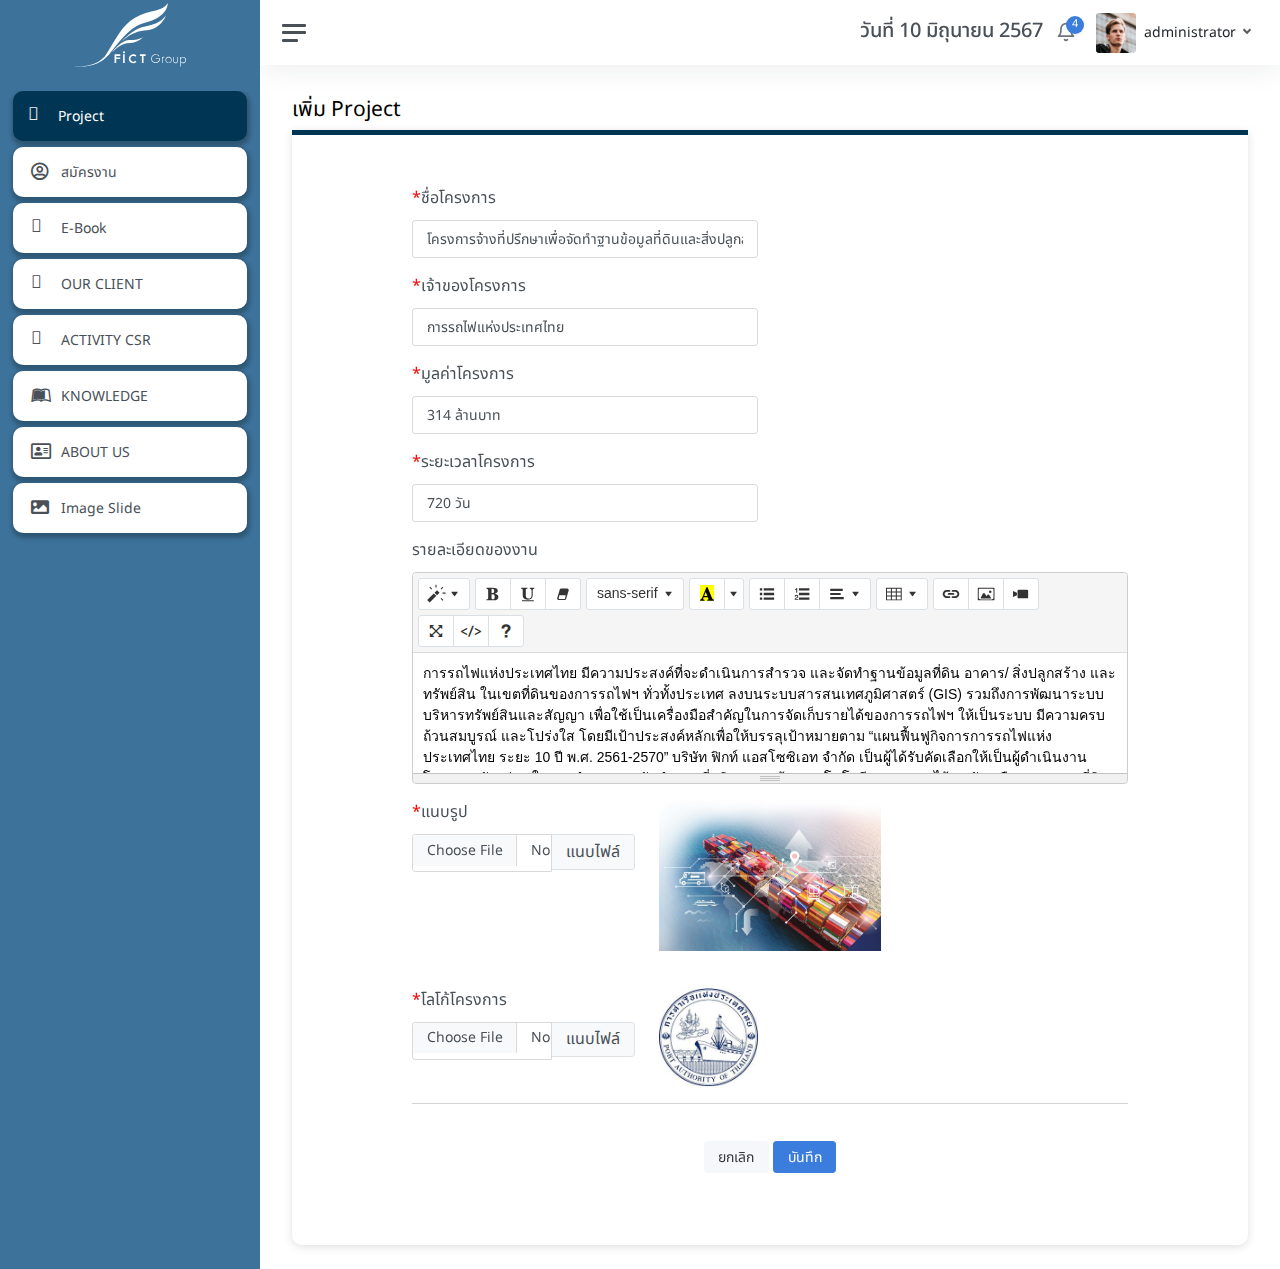
<file: project-edit.html>
<!DOCTYPE html>
<html lang="en">
    <head>
        <meta charset="utf-8">
        <meta http-equiv="X-UA-Compatible" content="IE=edge">
        <meta name="viewport" content="width=device-width, initial-scale=1, shrink-to-fit=no">
        <meta name="description" content="FICT CV Management">
        <meta name="author" content="FICT CV Management"> 
		<link rel="preconnect" href="https://fonts.googleapis.com">
		<link rel="preconnect" href="https://fonts.gstatic.com" crossorigin>
        <link rel="shortcut icon" href="img/logo_fict.svg" />
        
        <title>FICT GROUP</title>
        <link href="css/bootstrap.min.css" rel="stylesheet">
        <link href="css/app.css" rel="stylesheet">
        <link href="css/style.css" rel="stylesheet">
        <link href="https://fonts.googleapis.com/css2?family=Inter:wght@300;400;600&display=swap" rel="stylesheet"> 
		<link href="https://fonts.googleapis.com/css2?family=Noto+Sans+Thai:wght@100..900&display=swap" rel="stylesheet"> 
        <link rel="stylesheet" href="https://cdn.datatables.net/1.13.7/css/dataTables.bootstrap5.min.css"/>   
        <link rel="stylesheet" href="https://pro.fontawesome.com/releases/v5.10.0/css/all.css"/>   
        <link href="css/select2.min.css" rel="stylesheet" />
        <link rel="stylesheet" href="js/summernote/summernote-lite.css"> 
        <link rel="stylesheet" href="css/form-editor-summernote.css">
    </head>
    <body>
        <div class="wrapper">
            <nav id="sidebar" class="sidebar js-sidebar">
                <div class="sidebar-content js-simplebar">
                    
					<img src="img/logo_fict_white.svg" class="logo" alt="FICT CV Management">
					<br>
                    <ul class="sidebar-nav"> 
                        <li class="sidebar-item active">
                            <a class="sidebar-link" href="index.html"> 
								<i class="fal fa-file-alt"></i>
								<span class="align-middle">Project</span>
                            </a>
                        </li> 
                        <li class="sidebar-item">
                            <a class="sidebar-link" href="job.html"> 
								<i class="far fa-user-circle"></i>
								<span class="align-middle">สมัครงาน</span>
                            </a>
                        </li> 
                        <li class="sidebar-item">
                            <a class="sidebar-link" href="e-book.html"> 
								<i class="fal fa-book"></i>
								<span class="align-middle">E-Book</span>
                            </a>
                        </li> 
                        <li class="sidebar-item">
                            <a class="sidebar-link" href="our-client.html">  
								<i class="fal fa-users"></i>
								<span class="align-middle">OUR CLIENT</span>
                            </a>
                        </li>  
                        <li class="sidebar-item">
                            <a class="sidebar-link" href="activity.html">  
								<i class="fal fa-user"></i> 
								<span class="align-middle">ACTIVITY CSR</span>
                            </a>
                        </li>  
                        <li class="sidebar-item">
                            <a class="sidebar-link" href="knowledge.html">  
								<i class="fab fa-leanpub"></i>
								<span class="align-middle">KNOWLEDGE</span>
                            </a>
                        </li>  
                        <li class="sidebar-item">
                            <a class="sidebar-link" href="aboutus.html">  
								<i class="far fa-address-card"></i>
								<span class="align-middle">ABOUT US</span>
                            </a>
                        </li>   
                        <li class="sidebar-item">
                            <a class="sidebar-link" href="image-slide.html">  
								<i class="fas fa-image"></i>
								<span class="align-middle">Image Slide</span>
                            </a>
                        </li>      
                    </ul>  
                </div>
            </nav>
            <div class="main">
                <nav class="navbar navbar-expand navbar-light navbar-bg">
                    <a class="sidebar-toggle js-sidebar-toggle">
                    <i class="hamburger align-self-center"></i>
                    </a> 
                    <div class="navbar-collapse collapse">
                        <ul class="navbar-nav navbar-align">
							<li class="nav-item nav-date">วันที่ 10 มิถุนายน 2567</li>
                            <li class="nav-item dropdown">
                                <a class="nav-icon dropdown-toggle" href="#" id="alertsDropdown" data-bs-toggle="dropdown">
                                    <div class="position-relative">
                                        <i class="align-middle" data-feather="bell"></i>
                                        <span class="indicator">4</span>
                                    </div>
                                </a>
                                <div class="dropdown-menu dropdown-menu-lg dropdown-menu-end py-0" aria-labelledby="alertsDropdown">
                                    <div class="dropdown-menu-header">
                                        4 New Notifications
                                    </div>
                                    <div class="list-group">
                                        <a href="#" class="list-group-item">
                                            <div class="row g-0 align-items-center">
                                                <div class="col-2">
                                                    <i class="text-danger" data-feather="alert-circle"></i>
                                                </div>
                                                <div class="col-10">
                                                    <div class="text-dark">Update completed</div>
                                                    <div class="text-muted small mt-1">Restart server 12 to complete the update.</div>
                                                    <div class="text-muted small mt-1">30m ago</div>
                                                </div>
                                            </div>
                                        </a> 
                                    </div>
                                    <div class="dropdown-menu-footer">
                                        <a href="#" class="text-muted">Show all notifications</a>
                                    </div>
                                </div>
                            </li> 
                            <li class="nav-item dropdown">
                                <a class="nav-icon dropdown-toggle d-inline-block d-sm-none" href="#" data-bs-toggle="dropdown">
                                <i class="align-middle" data-feather="settings"></i>
                                </a>
                                <a class="nav-link dropdown-toggle d-none d-sm-inline-block" href="#" data-bs-toggle="dropdown">
                                <img src="img/avatar.jpg" class="avatar img-fluid rounded me-1" alt="Charles Hall" /> <span class="text-dark">administrator</span>
                                </a>
                                <div class="dropdown-menu dropdown-menu-end">
                                    <a class="dropdown-item" href="#"><i class="align-middle me-1" data-feather="user"></i> โปรไฟล์</a>  
                                    <a class="dropdown-item" href="#"><i class="align-middle me-1" data-feather="settings"></i> ตั้งค่า</a> 
                                    <div class="dropdown-divider"></div>
                                    <a class="dropdown-item" href="login.html">ออกจากระบบ</a>
                                </div>
                            </li>
                        </ul>
                    </div>
                </nav>
                <main class="content">
                    <div class="container-fluid p-0">
                        <div class="row">
                            <div class="col-lg-6 col-12">
                                <h3>เพิ่ม Project</h3> 
                            </div> 
                        </div>
                        <div class="col-12">  
                            <form class="form-x">  
                                <br> 
            
                                <div class="form-group row">
                                    <div class="col-lg-6">
                                        <label for=""><span>*</span>ชื่อโครงการ</label> 
                                        <input type="text" class="form-control" value="โครงการจ้างที่ปรึกษาเพื่อจัดทำฐานข้อมูลที่ดินและสิ่งปลูกสร้างในระบบสารสนเทศ เพื่อการบริหารทรัพย์สินของการรถไฟแห่งประเทศไทย">
                                    </div> 
                                </div>  
                                <div class="form-group row">
                                    <div class="col-lg-6">
                                        <label for=""><span>*</span>เจ้าของโครงการ</label> 
                                        <input type="text" class="form-control" value="การรถไฟแห่งประเทศไทย">
                                    </div> 
                                </div>  
                                <div class="form-group row">
                                    <div class="col-lg-6">
                                        <label for=""><span>*</span>มูลค่าโครงการ</label> 
                                        <input type="text" class="form-control" value="314 ล้านบาท">
                                    </div> 
                                </div>  
                                <div class="form-group row">
                                    <div class="col-lg-6">
                                        <label for=""><span>*</span>ระยะเวลาโครงการ</label> 
                                        <input type="text" class="form-control" value="720 วัน">
                                    </div> 
                                </div>  

                                
                                <div class="form-group row">
                                    <div class="col-lg-12">
                                        <label for="">รายละเอียดของงาน</label> 
                                        <div class="texteditorx ">
                                            <p>การรถไฟแห่งประเทศไทย มีความประสงค์ที่จะดำเนินการสำรวจ และจัดทำฐานข้อมูลที่ดิน อาคาร/ สิ่งปลูกสร้าง และทรัพย์สิน ในเขตที่ดินของการรถไฟฯ ทั่วทั้งประเทศ ลงบนระบบสารสนเทศภูมิศาสตร์ (GIS) รวมถึงการพัฒนาระบบบริหารทรัพย์สินและสัญญา เพื่อใช้เป็นเครื่องมือสำคัญในการจัดเก็บรายได้ของการรถไฟฯ ให้เป็นระบบ มีความครบถ้วนสมบูรณ์ และโปร่งใส โดยมีเป้าประสงค์หลักเพื่อให้บรรลุเป้าหมายตาม “แผนฟื้นฟูกิจการการรถไฟแห่งประเทศไทย ระยะ 10 ปี พ.ศ. 2561-2570”

                                                บริษัท ฟิกท์ แอสโซซิเอท จำกัด เป็นผู้ได้รับคัดเลือกให้เป็นผู้ดำเนินงานโครงการดังกล่าว ในการสำรวจและจัดทำแผนที่ภูมิประเทศด้วยเทคโนโลยีอากาศยานไร้คนขับ หรือ Drone บนที่ดินของการรถไฟฯ ทั่วประเทศ รวมพื้นที่ทั้งสิ้น 241,911.79 ไร่ เป็นระยะทางกว่า 4,015.86 กิโลเมตร และดำเนินการตรวจสอบและทบทวนสัญญาทั้งหมดของการรถไฟฯ กว่า 15,810 สัญญา พร้อมจัดทำข้อเสนอแนะ การปรับสัญญาให้มีความถูกต้อง เพื่อให้ข้อเสนอแนะการปรับสัญญามีความถูกต้องและเป็นมาตรฐานเดียวทั้งหมด รวมถึงพัฒนาระบบสารสนเทศเพื่อการบริการทรัพย์สินและสัญญาบน เทคโนโลยี Blockchain ซึ่งช่วยให้การจัดทำสัญญามีความปลอดภัย โปร่งใส และไม่สามารถปลอมแปลงได้</p>
                                        </div>
                                    </div> 
                                </div>

                                <div class="form-group row">  
                                    <div class="col-lg-4">
                                        <label for=""><span>*</span>แนบรูป</label> 
                                        <div class="input-group mb-3">
                                            <input type="file" class="form-control" id="inputGroupFile02">
                                            <label class="input-group-text" for="inputGroupFile02">แนบไฟล์</label>
                                        </div>
                                    </div>
                                    <div class="col-lg-4">
                                        <img src="img/pp2.jpg" class="img-fluid d-block w-100 m-auto" alt="">
                                    </div>   
                                </div> 
                                <br>
                                <div class="form-group row">  
                                    <div class="col-lg-4">
                                        <label for=""><span>*</span>โลโก้โครงการ</label> 
                                        <div class="input-group mb-3">
                                            <input type="file" class="form-control" id="inputGroupFile02">
                                            <label class="input-group-text" for="inputGroupFile02">แนบไฟล์</label>
                                        </div>
                                    </div>   
                                    <div class="col-lg-2">
                                        <img src="img/3.png" class="img-fluid d-block w-100 m-auto" alt="">
                                    </div>   
                                </div> 
    
        
                                <hr>
                                <br>
                                <div class="row">
                                    <div class="col-12 text-center"> 
                                        <button type="button" class="btn btn-light">ยกเลิก</button>
                                        <button type="button" class="btn btn-primary">บันทึก</button>
                                    </div>
                                </div>
                                <br>
                                <br>
                            </form> 
                        </div>
                    </div>
                </main> 
            </div>
        </div>

        

        <script src="js/jquery-3.5.1.min.js"></script>   
        <script src="js/app.js"></script>  

        <script src="js/jquery.dataTables.min.js"></script>
        <script src="js/dataTables.bootstrap5.min.js"></script>
        <script src="js/select2.min.js"></script>
        <script src="js/summernote/summernote-lite.min.js"></script>
        <script src="js/summernote.js"></script>
         
        


        <script>  
            $(document).ready(function() { 
                $('.js-example-basic-multiple').select2();   
                $('.item-sup').click(function () {
                    $(this).toggleClass("show");    
                });   
            });   
        </script>
 

        
    </body>
</html>
</file>
<file: css/style.css>
:root {
  --main: #003554;
  --main2: #FF4D00;
  --main3: #FC9D07;
  --lighter-shade: #335E76;
  --darker-shade: #001E2C;
  --accent-color-1: #005A8B;
  --accent-color-2: #3D729A;
}
a{
  text-decoration: none !important; 
}
a:hover{
  text-decoration: none;
} 
/* xxxxxxxxxxxxxxxxxxxxxxxxxxxxxxxxxxx */
/* xxxxxxxxxxxxxxxxxxxxxxxxxxxxxxxxxxx */
/* xxxxxxxxxxxxxxxxxxxxxxxxxxxxxxxxxxx */
body{
  font-family: "Noto Sans Thai", sans-serif;
  font-style: normal;  
}
.main{ 
  /* background: url(../img/Web_background.jpg);
  background-repeat: no-repeat;
  background-position: center;
  background-size: cover;  */
  background-color: #fff;
}
.sidebar, .sidebar-content {
  background: #3D729A; 
} 
.sidebar-item.active .sidebar-link:hover, .sidebar-item.active>.sidebar-link {
  background: var(--main); 
  color: #fff;
  border-left: 0px;
}
.sidebar-item .sidebar-link:hover {
  background: #F2F2F2; 
  color: var(--text-dark);
}
.sidebar-item .sidebar-link, .sidebar-item>.sidebar-link {
  background: #fff; 
  color: var(--text-dark);
  margin-bottom: 6px;
  width: 90%;
  margin-left: auto;
  margin-right: auto;
  border-radius: 10px;
  display: block;
  box-shadow: 1px 3px 4px 2px rgba(0, 0, 0, 0.25); 
  height: 50px;
  line-height: 32px;
  padding-left: 45px;
}   
.sidebar-item .sidebar-link i{ 
  left: 15px;
  top: 15px;
  position: absolute;
  font-size: 18px;
  color: var(--text-dark);
}   
.sidebar-item .align-middle{
  color: var(--text-dark) !important; 
}
.sidebar-item svg{ 
  position: absolute;
  left: 0;
}
.sidebar-nav .sidebar-item .sidebar-link img{
  object-fit: cover;
  height: 30px; 
  position: absolute;
  left: 10px;
}  
.nav-date{
  font-size: 20px;
  line-height: 35px;
  font-weight: 500;
}
.sidebar-content .logo{
  height: 70px;
  width: auto; 
}

.content {
  padding: 2rem 2rem 1.5rem;
}

/* xxxxxxxxxxxxxxxxxxxxxxxxxxxxxxxxxxx */ 
/* xxxxxxxxxxxxxxxxxxxxxxxxxxxxxxxxxxx */
/* xxxxxxxxxxxxxxxxxxxxxxxxxxxxxxxxxxx */ 


.step-tab ul{
  list-style: none;
  padding-left: 0px;
  display: flex;
  justify-content: space-around;
  /* align-items: center; */
}
.step-tab ul li{
  text-align: center;
  position: relative;
  width: 100%;
  text-transform: uppercase;
  font-size: 14px;
}
.step-tab ul div{
  height: 56px;
  width: 56px;
  display: flex;
  margin: auto;
  justify-content: center;
  align-items: center;
  border-radius: 100%;
  background: #C9C9C9;
  margin-bottom: 10px; 
  position: relative;
  z-index: 3;
}
.step-tab ul div i{ 
  font-size: 30px;
}
.step-tab ul li.active div{ 
  background-color: var(--main);
}
.step-tab ul li.active div i{ 
  color: #fff;
}
.step-tab ul li::after{
  z-index: 2;
  content: "";
  position: absolute;
  left: 50%;
  top: calc( 56px / 2);
  width: 100%;
  height: 3px;
  background: #C9C9C9;
}
.step-tab ul li:last-child::after{ 
  content: unset; 
} 
.step-tab ul li.active::after{ 
  background-color: var(--main);
}
.step-tab ul li.active{ 
  color: var(--main);
  font-weight: bold;
}
.form-x{
  box-shadow: rgba(99, 99, 99, 0.2) 0px 2px 8px 0px;
  padding: 30px 120px; 
  border-top: 5px solid var(--main);
  border-bottom-left-radius: 10px;
  border-bottom-right-radius: 10px;
  position: relative;
} 
.form-x label span{
  color: red;
}
.form-x label{
  margin-bottom: 10px;
  font-size: 16px;
}
.form-x .form-control{
  height: 38px;
  border-color: #D9D9D9 ;
}

.iti {
  position: relative;
  display: inline-block;
  width: 100%;
}
.profilex{
  position: absolute;
  right: 30px;
  top: 30px;
  height: 120px;
  width: 120px;
  border-radius: 100%;
  background-color: #fff;
} 

.profile-pic {
  width: 120px;
  max-height: 120px; 
} 
.file-upload {
  display: none;
}
.circle {
  border-radius: 100% !important;
  overflow: hidden;
  width: 120px;
  height: 120px;
  border: 2px solid rgba(255, 255, 255, 0.2); 
  display: flex;
  justify-content: center;
  align-items: center;
  outline: 4px solid var(--main);
}  
.upload-button {
  font-size: 1.2em;
} 
.upload-button:hover {
  transition: all .3s cubic-bezier(.175, .885, .32, 1.275);
  color: #999;
}
.profilex p{  
  margin-top: 10px;
  text-align: center;
}

.input-file .button input {  
  position: absolute;  
  top: 0;  
  right: 0;  
  padding: 0;  
  font-size: 30px;  
  cursor: pointer;  
  opacity: 0;  
}   
.icon-span2{
  position: absolute;
  right: 23px;
  top: 44px;
  color: #979797 !important;
  z-index: 4;
} 

.form-group {
  margin-bottom: 1rem;
} 

/* .active-now {
  width: 100px;
  height: 100px;
  background-color: red;
  animation: active-now 1s infinite; 
} */


.cv{
  box-shadow: rgba(0, 0, 0, 0.24) 0px 3px 8px;
  display: block;
  margin: 30px auto;
  border-radius: 20px;
  position: relative;
} 
.cv1 .header{
  background-color: #183042;
  padding: 30px;
  border-top-left-radius: 15px;
  border-top-right-radius: 15px;
  position: relative; 
} 
.cv1 .imgx{
  position: absolute;
  right: 40px;
  top: 40px;
  width: 150px;
  height: 150px;
  object-fit: cover;
  border-radius: 12px;
  border: 4px solid #6A7185;
}
.cv1 .header h1{
  color: #fff;
  font-size: 32px;
}
.cv1 .header h4{
  color: #fff;
  font-size: 20px;
  margin-bottom: 20px;
}
.cv1 .header p{
  color: #fff;
  font-size: 16px;
  padding-right: 180px;
  margin-bottom: 0px;
}
.cv .sub{
  background-color: #0C1829;
  padding: 30px 30px 20px;
  position: relative; 
}
.cv .sub h5{ 
  position: relative; 
  color: #fff;
  font-size: 16px;
  padding-left: 35px;
  margin-bottom: 10px;
}
.cv .sub h5 span{ 
  position: absolute;
  left: 0;
  top: -2px;
  font-size: 20px;
} 
.cv .sub h5 i{ 
  position: absolute;
  left: 2px;
  top: -2px;
  font-size: 16px;
} 
.cv1 .main{
  background-color: #fff;
  padding: 30px 50px;
  border-bottom-left-radius: 15px;
  border-bottom-right-radius: 15px;
}
.cv1 .main h4{
  color: #636A7F; 
  margin-bottom: 30px;
}
.cv1 .main h4 span{ 
  border-bottom: 3px solid #636A7F;
}
.cv1 .main h5{ 
  color: #636A7F; 
  font-size: 16px;
  margin-top: 20px;
}
.cv1 .main ul{  
  list-style: none;
  padding-left: 10px;
  margin-bottom: 30px;
}
.cv1 .main h5{ 
  color: #183042; 
  font-size: 18px;
}
.cv1 .main h6{ 
  color: #636A7F; 
  font-size: 16px;
  padding-left: 20px;
}
.cv-sel{
  border: 3px solid #fff;
  cursor: pointer;
  transition: .33s all ease-out;  
  margin-bottom: 10px;
  border-radius: 10px;
}
.cv-sel.active{
  border: 3px solid var(--main);
}
.cv-sel:hover{
  border: 3px solid var(--main);
}
.cv-sel img{
  opacity: .6;
}
.cv-sel.active img{
  opacity: 1;
}
.cv-sel:hover img{
  opacity: 1;
}
@keyframes active-now {
  from {background-color: var(--main);}
  to {background-color: #C9C9C9;}
}
.mt-b{
  margin-top: 37px;
}
.item-sup .fa-angle-down{ 
  right: 15px !important;
  left: unset !important;
}
.item-sup.show .fa-angle-down{ 
  transform: rotate(180deg);
}
.close-g {
  position: absolute;
  right: 20px;
  top: 10px;
  font-size: 14px;
  color: #f00;
  cursor: pointer;
  background-color: rgba(255, 255, 255, .5);
  padding: 4px 6px;
  border-radius: 4px;
}
.imgb img{
  width: 100%;
  height: 200px;
  object-fit: cover;
}
.box-acti{
  position: relative;
  margin-bottom: 20px;
}
.box-acti img{
  height: 300px;
  width: 100%;
  object-fit: cover;
}
.box-acti .textx{
  position: absolute;
  bottom: 0;
  width: 100%;
  left: 0;
  background-color: rgba(34, 69, 152, 0.8);
  height: 56px;
  padding: 8px;
  color: #fff;
 
  overflow: hidden;
  text-overflow: ellipsis;
  display: -webkit-box;
  -webkit-line-clamp: 2; /* number of lines to show */
          line-clamp: 2;
  -webkit-box-orient: vertical;
} 
.knowledge-box{
  border: 1px solid #dedede;
  position: relative;
  margin-bottom: 20px;
}
.knowledge-box img{
  height: 250px;
  width: 100%;
  object-fit: cover;
}
.knowledge-box .dex{
  padding: 10px;
}
.knowledge-box h3{
  color: var(--accent-color-1);
  margin-top: 10px;
  margin-bottom: 10px; 
  overflow: hidden;
  text-overflow: ellipsis;
  display: -webkit-box;
  -webkit-line-clamp: 2; /* number of lines to show */
          line-clamp: 2;
  -webkit-box-orient: vertical;
} 
.knowledge-box p{
  color: #000;
  margin-top: 10px;
  margin-bottom: 10px; 
  overflow: hidden;
  text-overflow: ellipsis;
  display: -webkit-box;
  -webkit-line-clamp: 2; /* number of lines to show */
          line-clamp: 2;
  -webkit-box-orient: vertical;
} 
.modal-job .modal-content{
  border-radius: 0px;
}
.modal-job .modal-content hr{
  border-bottom: 3px solid #224598;
  opacity: 1;
}
.modal-job .top-b{ 
  background-color: #224598;
  color: white;
}
.modal-job .footer {
  position: relative;
  background-color: #224598;
  color: white;
  text-align: center;
  padding: 10px 0;
  margin-top: 20px;
}
.modal-job .footer::before {
  content: '';
  display: block;
  position: absolute;
  top: -50px;
  left: 0;
  width: 100%;
  height: 50px;
  background-color: #224598;
  border-radius: 50% 50% 0 0;
  z-index: 1;
} 
.modal-job label{
  font-size: 16px;
} 
.img-pf{
  border-radius: 4px;
  object-fit: cover;
  border: 1px solid #224598;
  width: 90px;
  height: 120px;
}
.rowx-file p{
  height: 20px;
  font-size: 13px;
}
.rowx-file img{
  border-radius: 4px;
  object-fit: cover;
  border: 3px solid #224598;
  width: 100%;
  height: 100px; 
}
.rowx-file a{ 
  transition: .33s all ease-out;  
  position: relative;
  z-index: 2;
}
.rowx-file a:hover{ 
  transition: .33s all ease-out;  
  opacity: .76;
}

/*
transition: .33s all ease-out;  
######################################################################################################
###################################################################################################### 
*/ 

@media only screen and (max-width: 1024px) { /* MOBILE */
  .mb-x{
    display: none !important;
  }     
  .box1 .col-4{
    width: 100% !important;
  }  
  .box1 .col-8{
    width: 100% !important;
  }
  .box1 .col-1{
    display: none;
  }
  h1 { 
    font-size: 27px; 
    margin-bottom: 10px;
  }
  .col-md-6.col-12.text-end{
    text-align: start !important; 
  }
  .col-md-6.col-12.text-end h3{ 
    margin-bottom: 10px;
    font-size: 16px;
  }
  .status-on{
    display: block;
  }
  .status-on li {
    display: flex; 
  }
  .status-on li .cir{
    margin-left: unset !important;
    margin-right: 30px !important;
  }
  .status-on li::after{
    width: 4px;
    height: 100%;
    left: 28px;
  }
  .status-on p{
    margin-top: 25px;
    text-align: start;
    position: absolute;
    left: 80px;
  }
  .elearning .cover { 
    width: 88px; 
  }
  .elearning { 
    padding-left: 115px;
    padding-top: 20px;
  }
  .elearning h3 {
    margin-bottom: 20px;
    font-size: 18px; 
  }
  .elearning p img {
    height: 25px;
    margin-right: 10px;
    display: block;
    margin-left: auto;
    margin-right: auto;
  }
  .elearning p {
    margin-bottom: 20px;
    font-size: 16px; 
    text-align: center;
  } 
  .box-el h3{  
    font-size: 16px;
    white-space: nowrap
  }
  .detail-box h3 {
    font-size: 18px;
    margin-bottom: 0px;
  }
  .detail-box.b3 img {
    width: 70px;
    height: 70px; 
    margin-top: 10px;
    margin-bottom: 10px;
  }
  .detail-box.b3 .row .col-6 {
    width: 100%; 
  }
  .detail-box.b3 .row .col-6 {
    width: 100%; 
  }
  .detail-box.b3 .row .col-6 .btn{
    margin-bottom: 10px;
  }
  .col2{ 
    order: 0 !important; 
    height: 280px; 
    background-size: auto 100% ;
  } 
  .form-x{ 
    padding: 30px 20px;  
  } 
  .content {
    padding: 10px;
  }
  .profilex{
    width: 70px;
    height: 70px;
    top: 10px;
  }
  .profilex .circle{
    width: 70px;
    height: 70px;
  }
  .form-x label{ 
    margin-top: 10px;
  }  
  .step-tab ul li { 
    font-size: 11px;
  }
  .step-tab ul div {
    height: 48px;
    width: 48px;
  }
  .step-tab ul div i {
    font-size: 24px;
  } 
}
@media only screen and (width: 768px) { /* IP */
  .login-wall{  
    background-size: 100% auto;
  }
}
@media only screen and (width: 820px) { /* IP */
  .login-wall{  
    background-size: 100% auto;
  }
}
@media only screen and (width: 1024px) { /* IP */
  .login-wall{  
    background-size:  100% auto;
  }
}

.datepicker { 
  width: 335px;
}
.datepicker .table-condensed{
  width: 100%; 
}
.datepicker .day{ 
  padding: 8px 8px;
  border-radius: 100%;
  text-align: center;
}
.datepicker .day:hover{
  background: var(--main) !important;  
  color: #fff;
} 
.datepicker .today.day{ 
  background: var(--main) !important; 
  color: #fff;
}  
.datepicker-switch{
  text-align: center;
}
.datepicker .table-condensed .prev{
  text-align: center;
}
.datepicker .table-condensed .next{
  text-align: center;
}
.datepicker .table-condensed .dow{
  text-align: center;
}
.datepicker .table-condensed .clear{
  text-align: center;
}
.bootstrap-datetimepicker-widget .btn{ 
  position: relative;
}
.bootstrap-datetimepicker-widget .btn span{ 
  width: 30px;
  height: 30px;
}
.bootstrap-datetimepicker-widget .btn span::after{ 
  content: "";
  height: 30px !important;
  width: 30px !important;
  position: absolute !important; 
  top: 10px;
  left: 0;
  background: url(../img/keyboard_arrow_down.png) !important;
  background-repeat: no-repeat !important;
  background-size: 100% auto !important;
  background-position: center !important; 
}  
.bootstrap-datetimepicker-widget button[data-action] {
  background-color: var(--main) !important;
  color: #000;
  border: none;
}  

.bootstrap-datetimepicker-widget tr:nth-child(1) td:nth-child(1){  
  transform: rotate(180deg);
}
.bootstrap-datetimepicker-widget tr:nth-child(1) td:nth-child(3){  
  transform: rotate(180deg);
}
.bootstrap-datetimepicker-widget .btn:focus{ 
  box-shadow: none !important;
  border: none !important;
  color: #000;
}
.bootstrap-datetimepicker-widget .btn:active{ 
  box-shadow: none !important;
  border: none !important;
  color: #000;
}
.bootstrap-datetimepicker-widget .btn:hover{ 
  box-shadow: none !important;
  border: none !important;
  color: #000;
} 
.item-sup .sup-menu{
  display: none;
}
.item-sup.show .sup-menu{
  display: block; 
} 
.sidebar-nav{ 
  overflow-y: auto;
}
.sidebar-nav{
  padding-bottom: 90px; 
} 
 
.sidebar-nav::-webkit-scrollbar {
  width: 4px;
} 
.sidebar-nav::-webkit-scrollbar-track {
  background: #C9C9C9; 
} 
.sidebar-nav::-webkit-scrollbar-thumb {
  background: #888; 
} 
.sidebar-nav::-webkit-scrollbar-thumb:hover {
  background: #555; 
}
.item-sup .sup-menu .sidebar-link.active{
  background-color: var(--main);   
}
.item-sup .sup-menu .sidebar-link:hover{
  background-color: #fff;    
}
.item-sup .sup-menu .sidebar-link.active span{ 
  color: #fff !important;
}
.item-sup .sup-menu .sidebar-link:hover span{ 
  color: var(--text-dark) !important;   
}

.js-example-basic-multiple + .select2{
  width: 100% !important;
}
.select2-container--default .select2-selection--single { 
  border-radius: 4px;
  border: 1px solid #D9D9D9 !important;
  background-color: #FFF;
} 
.select2-container--default .select2-selection--single:focus{ 
  border: 1px solid var(--main);
} 
.select2-container--default .select2-selection--single .select2-selection__rendered {
  color: #000; 
  font-size: 16px;
  font-style: normal;
  font-weight: 400;
  line-height: 24px;  
}
.select2-selection__rendered {
  line-height: 38px !important; 
  border-radius: 4px; 
}
.select2-container .select2-selection--single {
  height: 38px !important; 
  border-radius: 4px;
}
.select2-selection__arrow {
  height: 38px !important; 
  border-radius: 4px;
}
[type=search] {
  outline-offset: none !important;
  /* -webkit-appearance: none !important; */
}
.select2-container--default .select2-results__option--highlighted.select2-results__option--selectable {
  font-size: 14px;
}
.select2-results__option--selectable {
  font-size: 14px;
} 
.modal-backdrop + .select2-container{
  z-index: 1111 !important;
}
.sortx th{
  position: relative;
}
.sortx th::after{
  content: "▲";
  position: absolute;
  color: #888;
  opacity: .5;
  right: 5px;
  font-size: 9px;
  cursor: pointer; 
}
.sortx th::before{
  content: "▼";
  position: absolute;
  color: #888;
  opacity: .5;
  right: 5px;
  font-size: 9px;
  cursor: pointer;
  top: 20px;
}
</file>
<file: js/summernote/summernote-lite.css>
/*!
 * 
 * Super simple WYSIWYG editor v0.8.20
 * https://summernote.org
 *
 *
 * Copyright 2013- Alan Hong and contributors
 * Summernote may be freely distributed under the MIT license.
 *
 * Date: 2021-10-14T21:15Z
 *
 */
@font-face {
    font-family: "summernote";
    font-style: normal;
    font-weight: 400;
    font-display: auto;
    src: url("./font/summernote.eot?#iefix") format("embedded-opentype"), url("./font/summernote.woff2") format("woff2"), url("./font/summernote.woff") format("woff"), url("./font/summernote.ttf") format("truetype");
}
[class^=note-icon]:before,
[class*=" note-icon"]:before {
    display: inline-block;
    font-family: "summernote";
    font-style: normal;
    font-size: inherit;
    text-decoration: inherit;
    text-rendering: auto;
    text-transform: none;
    vertical-align: middle;
    -moz-osx-font-smoothing: grayscale;
    -webkit-font-smoothing: antialiased;
    speak: none;
}

.note-icon-fw {
    text-align: center;
    width: 1.25em;
}

.note-icon-border {
    border: solid 0.08em #eee;
    border-radius: 0.1em;
    padding: 0.2em 0.25em 0.15em;
}

.note-icon-pull-left {
    float: left;
}

.note-icon-pull-right {
    float: right;
}

.note-icon.note-icon-pull-left {
    margin-right: 0.3em;
}
.note-icon.note-icon-pull-right {
    margin-left: 0.3em;
}

.note-icon-align::before {
    content: "\ea01";
}

.note-icon-align-center::before {
    content: "\ea02";
}

.note-icon-align-indent::before {
    content: "\ea03";
}

.note-icon-align-justify::before {
    content: "\ea04";
}

.note-icon-align-left::before {
    content: "\ea05";
}

.note-icon-align-outdent::before {
    content: "\ea06";
}

.note-icon-align-right::before {
    content: "\ea07";
}

.note-icon-arrow-circle-down::before {
    content: "\ea08";
}

.note-icon-arrow-circle-left::before {
    content: "\ea09";
}

.note-icon-arrow-circle-right::before {
    content: "\ea0a";
}

.note-icon-arrow-circle-up::before {
    content: "\ea0b";
}

.note-icon-arrows-alt::before {
    content: "\ea0c";
}

.note-icon-arrows-h::before {
    content: "\ea0d";
}

.note-icon-arrows-v::before {
    content: "\ea0e";
}

.note-icon-bold::before {
    content: "\ea0f";
}

.note-icon-caret::before {
    content: "\ea10";
}

.note-icon-chain-broken::before {
    content: "\ea11";
}

.note-icon-circle::before {
    content: "\ea12";
}

.note-icon-close::before {
    content: "\ea13";
}

.note-icon-code::before {
    content: "\ea14";
}

.note-icon-col-after::before {
    content: "\ea15";
}

.note-icon-col-before::before {
    content: "\ea16";
}

.note-icon-col-remove::before {
    content: "\ea17";
}

.note-icon-eraser::before {
    content: "\ea18";
}

.note-icon-float-left::before {
    content: "\ea19";
}

.note-icon-float-none::before {
    content: "\ea1a";
}

.note-icon-float-right::before {
    content: "\ea1b";
}

.note-icon-font::before {
    content: "\ea1c";
}

.note-icon-frame::before {
    content: "\ea1d";
}

.note-icon-italic::before {
    content: "\ea1e";
}

.note-icon-link::before {
    content: "\ea1f";
}

.note-icon-magic::before {
    content: "\ea20";
}

.note-icon-menu-check::before {
    content: "\ea21";
}

.note-icon-minus::before {
    content: "\ea22";
}

.note-icon-orderedlist::before {
    content: "\ea23";
}

.note-icon-pencil::before {
    content: "\ea24";
}

.note-icon-picture::before {
    content: "\ea25";
}

.note-icon-question::before {
    content: "\ea26";
}

.note-icon-redo::before {
    content: "\ea27";
}

.note-icon-rollback::before {
    content: "\ea28";
}

.note-icon-row-above::before {
    content: "\ea29";
}

.note-icon-row-below::before {
    content: "\ea2a";
}

.note-icon-row-remove::before {
    content: "\ea2b";
}

.note-icon-special-character::before {
    content: "\ea2c";
}

.note-icon-square::before {
    content: "\ea2d";
}

.note-icon-strikethrough::before {
    content: "\ea2e";
}

.note-icon-subscript::before {
    content: "\ea2f";
}

.note-icon-summernote::before {
    content: "\ea30";
}

.note-icon-superscript::before {
    content: "\ea31";
}

.note-icon-table::before {
    content: "\ea32";
}

.note-icon-text-height::before {
    content: "\ea33";
}

.note-icon-trash::before {
    content: "\ea34";
}

.note-icon-underline::before {
    content: "\ea35";
}

.note-icon-undo::before {
    content: "\ea36";
}

.note-icon-unorderedlist::before {
    content: "\ea37";
}

.note-icon-video::before {
    content: "\ea38";
}

.note-frame {
    -ms-box-sizing: border-box;
    box-sizing: border-box;
    color: #000;
    font-family: sans-serif;
    border-radius: 4px;
}

.note-toolbar {
    padding: 10px 5px;
    border-bottom: 1px solid #e2e2e2;
    color: #333;
    background-color: #f5f5f5;
    border-color: #ddd;
    border-top-left-radius: 3px;
    border-top-right-radius: 3px;
}

.note-btn-group {
    position: relative;
    display: inline-block;
    margin-right: 8px;
}
.note-btn-group > .note-btn-group {
    margin-right: 0;
}
.note-btn-group > .note-btn:first-child {
    margin-left: 0;
}
.note-btn-group .note-btn + .note-btn,
.note-btn-group .note-btn + .note-btn-group,
.note-btn-group .note-btn-group + .note-btn,
.note-btn-group .note-btn-group + .note-btn-group {
    margin-left: -1px;
}
.note-btn-group > .note-btn:not(:first-child),
.note-btn-group > .note-btn-group:not(:first-child) > .note-btn {
    border-top-left-radius: 0;
    border-bottom-left-radius: 0;
}
.note-btn-group > .note-btn:not(:last-child):not(.dropdown-toggle),
.note-btn-group > .note-btn-group:not(:last-child) > .note-btn {
    border-top-right-radius: 0;
    border-bottom-right-radius: 0;
}
.note-btn-group.open > .note-dropdown {
    display: block;
}

.note-btn {
    display: inline-block;
    font-weight: 400;
    margin-bottom: 0;
    text-align: center;
    vertical-align: middle;
    touch-action: manipulation;
    cursor: pointer;
    background-image: none;
    border: 1px solid #dae0e5;
    white-space: nowrap;
    outline: 0;
    color: #333;
    background-color: #fff;
    border-color: #dae0e5;
    padding: 5px 10px;
    font-size: 14px;
    line-height: 1.4;
    border-radius: 3px;
    -webkit-user-select: none;
    -moz-user-select: none;
    -ms-user-select: none;
    user-select: none;
}
.note-btn:focus, .note-btn.focus {
    color: #333;
    background-color: #ebebeb;
    border-color: #dae0e5;
}
.note-btn:hover {
    color: #333;
    background-color: #ebebeb;
    border-color: #dae0e5;
}
.note-btn.disabled:focus, .note-btn.disabled.focus, .note-btn[disabled]:focus, .note-btn[disabled].focus, fieldset[disabled] .note-btn:focus, fieldset[disabled] .note-btn.focus {
    background-color: #fff;
    border-color: #dae0e5;
}
.note-btn:hover, .note-btn:focus, .note-btn.focus {
    color: #333;
    text-decoration: none;
    border: 1px solid #dae0e5;
    background-color: #ebebeb;
    outline: 0;
    border-radius: 1px;
}
.note-btn:active, .note-btn.active {
    outline: 0;
    background-image: none;
    color: #333;
    text-decoration: none;
    border: 1px solid #dae0e5;
    background-color: #ebebeb;
    outline: 0;
    border-radius: 1px;
    box-shadow: inset 0 3px 5px rgba(0, 0, 0, 0.125);
}
.note-btn.disabled, .note-btn[disabled], fieldset[disabled] .note-btn {
    cursor: not-allowed;
    -webkit-opacity: 0.65;
    -khtml-opacity: 0.65;
    -moz-opacity: 0.65;
    opacity: 0.65;
    -ms-filter: progid:DXImageTransform.Microsoft.Alpha(opacity=65);
    filter: alpha(opacity=65);
    box-shadow: none;
}
.note-btn > span.note-icon-caret:first-child {
    margin-left: -1px;
}
.note-btn > span.note-icon-caret:nth-child(2) {
    padding-left: 3px;
    margin-right: -5px;
}

.note-btn-primary {
    background: #fa6362;
    color: #fff;
}
.note-btn-primary:hover, .note-btn-primary:focus, .note-btn-primary.focus {
    color: #fff;
    text-decoration: none;
    border: 1px solid #dae0e5;
    background-color: #fa6362;
    border-radius: 1px;
}

.note-btn-block {
    display: block;
    width: 100%;
}

.note-btn-block + .note-btn-block {
    margin-top: 5px;
}

input[type=submit].note-btn-block,
input[type=reset].note-btn-block,
input[type=button].note-btn-block {
    width: 100%;
}

button.close {
    padding: 0;
    cursor: pointer;
    background: transparent;
    border: 0;
    -webkit-appearance: none;
}

.close {
    float: right;
    font-size: 21px;
    line-height: 1;
    color: #000;
    opacity: 0.2;
}

.close:hover {
    -webkit-opacity: 1;
    -khtml-opacity: 1;
    -moz-opacity: 1;
    -ms-filter: alpha(opacity=100);
    filter: alpha(opacity=100);
    opacity: 1;
}

.note-dropdown {
    position: relative;
}

.note-color .dropdown-toggle {
    width: 30px;
    padding-left: 5px;
}

.note-dropdown-menu {
    display: none;
    min-width: 100px;
    position: absolute;
    top: 100%;
    left: 0;
    z-index: 1000;
    float: left;
    text-align: left;
    background: #fff;
    border: 1px solid #e2e2e2;
    padding: 5px;
    background-clip: padding-box;
    box-shadow: 0 1px 1px rgba(0, 0, 0, 0.06);
}
.note-dropdown-menu > *:last-child {
    margin-right: 0;
}

.note-btn-group.open .note-dropdown-menu {
    display: block;
}

.note-dropdown-item {
    display: block;
}
.note-dropdown-item:hover {
    background-color: #ebebeb;
}

a.note-dropdown-item,
a.note-dropdown-item:hover {
    margin: 5px 0;
    color: #000;
    text-decoration: none;
}

.note-modal {
    position: fixed;
    left: 0;
    right: 0;
    top: 0;
    bottom: 0;
    z-index: 1050;
    -webkit-opacity: 1;
    -khtml-opacity: 1;
    -moz-opacity: 1;
    opacity: 1;
    -ms-filter: progid:DXImageTransform.Microsoft.Alpha(opacity=100);
    filter: alpha(opacity=100);
    display: none;
}
.note-modal.open {
    display: block;
}

.note-modal-content {
    position: relative;
    width: auto;
    margin: 30px 20px;
    border: 1px solid rgba(0, 0, 0, 0.2);
    background: #fff;
    background-clip: border-box;
    outline: 0;
    border-radius: 5px;
    box-shadow: 0 3px 9px rgba(0, 0, 0, 0.5);
}

.note-modal-header {
    padding: 10px 20px;
    border: 1px solid #ededef;
}

.note-modal-body {
    position: relative;
    padding: 20px 30px;
}
.note-modal-body kbd {
    border-radius: 2px;
    background-color: #000;
    color: #fff;
    padding: 3px 5px;
    font-weight: 700;
    -ms-box-sizing: border-box;
    box-sizing: border-box;
}

.note-modal-footer {
    height: 40px;
    padding: 10px;
    text-align: center;
}

.note-modal-footer a {
    color: #337ab7;
    text-decoration: none;
}

.note-modal-footer a:hover,
.note-modal-footer a:focus {
    color: #23527c;
    text-decoration: underline;
}

.note-modal-footer .note-btn {
    float: right;
}

.note-modal-title {
    font-size: 20px;
    color: #42515f;
    margin: 0;
    line-height: 1.4;
}

.note-modal-backdrop {
    position: fixed;
    left: 0;
    right: 0;
    bottom: 0;
    top: 0;
    z-index: 1040;
    background: #000;
    -webkit-opacity: 0.5;
    -khtml-opacity: 0.5;
    -moz-opacity: 0.5;
    opacity: 0.5;
    -ms-filter: progid:DXImageTransform.Microsoft.Alpha(opacity=50);
    filter: alpha(opacity=50);
    display: none;
}
.note-modal-backdrop.open {
    display: block;
}

@media (min-width: 768px) {
    .note-modal-content {
        width: 600px;
        margin: 30px auto;
    }
}
@media (min-width: 992px) {
    .note-modal-content-large {
        width: 900px;
    }
}
.note-modal .note-help-block {
    display: block;
    margin-top: 5px;
    margin-bottom: 10px;
    color: #737373;
}
.note-modal .note-nav {
    display: flex;
    flex-wrap: wrap;
    padding-left: 0;
    margin-bottom: 0;
    list-style: none;
}
.note-modal .note-nav-link {
    display: block;
    padding: 0.5rem 1rem;
    color: #007bff;
    text-decoration: none;
    background-color: transparent;
    -webkit-text-decoration-skip: objects;
}
.note-modal .note-nav-link:focus,
.note-modal .note-nav-link:hover {
    color: #0056b3;
    text-decoration: none;
}
.note-modal .note-nav-link.disabled {
    color: #868e96;
}
.note-modal .note-nav-tabs {
    border-bottom: 1px solid #ddd;
}
.note-modal .note-nav-tabs .note-nav-item {
    margin-bottom: -1px;
}
.note-modal .note-nav-tabs .note-nav-link {
    border: 1px solid transparent;
    border-top-left-radius: 0.25rem;
    border-top-right-radius: 0.25rem;
}
.note-modal .note-nav-tabs .note-nav-link:focus,
.note-modal .note-nav-tabs .note-nav-link:hover {
    border-color: #e9ecef #e9ecef #ddd;
}
.note-modal .note-nav-tabs .note-nav-link.disabled {
    color: #868e96;
    background-color: transparent;
    border-color: transparent;
}
.note-modal .note-nav-tabs .note-nav-item.show .note-nav-link {
    color: #495057;
    background-color: #fff;
    border-color: #ddd #ddd #fff;
}
.note-modal .note-tab-content {
    margin: 15px auto;
}
.note-modal .note-tab-content > .note-tab-pane:target ~ .note-tab-pane:last-child,
.note-modal .note-tab-content > .note-tab-pane {
    display: none;
}
.note-modal .note-tab-content > :last-child,
.note-modal .note-tab-content > .note-tab-pane:target {
    display: block;
}

.note-form-group {
    padding-bottom: 20px;
}

.note-form-group:last-child {
    padding-bottom: 0;
}

.note-form-label {
    display: block;
    width: 100%;
    font-size: 16px;
    color: #42515f;
    margin-bottom: 10px;
    font-weight: 700;
}

.note-input {
    width: 100%;
    display: block;
    border: 1px solid #ededef;
    background: #fff;
    outline: 0;
    padding: 6px 4px;
    font-size: 14px;
    -ms-box-sizing: border-box;
    box-sizing: border-box;
}

.note-input::-webkit-input-placeholder {
    color: #eeeeee;
}

.note-input:-moz-placeholder {
    /* Firefox 18- */
    color: #eeeeee;
}

.note-input::-moz-placeholder {
    /* Firefox 19+ */
    color: #eeeeee;
}

.note-input:-ms-input-placeholder {
    color: #eeeeee;
}

.note-tooltip {
    position: absolute;
    z-index: 1070;
    display: block;
    font-size: 13px;
    transition: opacity 0.15s;
    -webkit-opacity: 0;
    -khtml-opacity: 0;
    -moz-opacity: 0;
    opacity: 0;
    -ms-filter: progid:DXImageTransform.Microsoft.Alpha(opacity=0);
    filter: alpha(opacity=0);
}
.note-tooltip.in {
    -webkit-opacity: 0.9;
    -khtml-opacity: 0.9;
    -moz-opacity: 0.9;
    opacity: 0.9;
    -ms-filter: progid:DXImageTransform.Microsoft.Alpha(opacity=90);
    filter: alpha(opacity=90);
}
.note-tooltip.top {
    margin-top: -3px;
    padding: 5px 0;
}
.note-tooltip.right {
    margin-left: 3px;
    padding: 0 5px;
}
.note-tooltip.bottom {
    margin-top: 3px;
    padding: 5px 0;
}
.note-tooltip.left {
    margin-left: -3px;
    padding: 0 5px;
}

.note-tooltip.bottom .note-tooltip-arrow {
    top: 0;
    left: 50%;
    margin-left: -5px;
    border-width: 0 5px 5px;
    border-bottom-color: #000;
}
.note-tooltip.top .note-tooltip-arrow {
    bottom: 0;
    left: 50%;
    margin-left: -5px;
    border-width: 5px 5px 0;
    border-top-color: #000;
}
.note-tooltip.right .note-tooltip-arrow {
    top: 50%;
    left: 0;
    margin-top: -5px;
    border-width: 5px 5px 5px 0;
    border-right-color: #000;
}
.note-tooltip.left .note-tooltip-arrow {
    top: 50%;
    right: 0;
    margin-top: -5px;
    border-width: 5px 0 5px 5px;
    border-left-color: #000;
}

.note-tooltip-arrow {
    position: absolute;
    width: 0;
    height: 0;
    border-color: transparent;
    border-style: solid;
}

.note-tooltip-content {
    max-width: 200px;
    font-family: sans-serif;
    padding: 3px 8px;
    color: #fff;
    text-align: center;
    background-color: #000;
}

.note-popover {
    position: absolute;
    z-index: 1060;
    display: block;
    font-size: 13px;
    font-family: sans-serif;
    display: none;
    background: #ffffff;
    border: 1px solid rgba(0, 0, 0, 0.2);
    border: 1px solid #ccc;
}
.note-popover.in {
    display: block;
}
.note-popover.top {
    margin-top: -10px;
    padding: 5px 0;
}
.note-popover.right {
    margin-left: 10px;
    padding: 0 5px;
}
.note-popover.bottom {
    margin-top: 10px;
    padding: 5px 0;
}
.note-popover.left {
    margin-left: -10px;
    padding: 0 5px;
}

.note-popover.bottom .note-popover-arrow {
    top: -11px;
    left: 20px;
    margin-left: -10px;
    border-top-width: 0;
    border-bottom-color: #999999;
    border-bottom-color: rgba(0, 0, 0, 0.25);
}
.note-popover.bottom .note-popover-arrow::after {
    top: 1px;
    margin-left: -10px;
    content: "\0020";
    border-top-width: 0;
    border-bottom-color: #fff;
}
.note-popover.top .note-popover-arrow {
    bottom: -11px;
    left: 20px;
    margin-left: -10px;
    border-bottom-width: 0;
    border-top-color: #999999;
    border-top-color: rgba(0, 0, 0, 0.25);
}
.note-popover.top .note-popover-arrow::after {
    bottom: 1px;
    margin-left: -10px;
    content: "\0020";
    border-bottom-width: 0;
    border-top-color: #fff;
}
.note-popover.right .note-popover-arrow {
    top: 50%;
    left: -11px;
    margin-top: -10px;
    border-left-width: 0;
    border-right-color: #999999;
    border-right-color: rgba(0, 0, 0, 0.25);
}
.note-popover.right .note-popover-arrow::after {
    left: 1px;
    margin-top: -10px;
    content: "\0020";
    border-left-width: 0;
    border-right-color: #fff;
}
.note-popover.left .note-popover-arrow {
    top: 50%;
    right: -11px;
    margin-top: -10px;
    border-right-width: 0;
    border-left-color: #999999;
    border-left-color: rgba(0, 0, 0, 0.25);
}
.note-popover.left .note-popover-arrow::after {
    right: 1px;
    margin-top: -10px;
    content: "\0020";
    border-right-width: 0;
    border-left-color: #fff;
}

.note-popover-arrow {
    position: absolute;
    width: 0;
    height: 0;
    border: 11px solid transparent;
}
.note-popover-arrow::after {
    position: absolute;
    display: block;
    width: 0;
    height: 0;
    border-color: transparent;
    border-style: solid;
    content: "\0020";
    border-width: 10px;
}

.note-popover-content {
    /*max-width: $popover-max-width;*/
    padding: 3px 8px;
    color: #000;
    text-align: center;
    background-color: #ffffff;
    min-width: 100px;
    min-height: 30px;
}

/* Theme Variables
 ------------------------------------------ */
/* Layout
 ------------------------------------------ */
.note-editor {
    position: relative;
}
.note-editor .note-dropzone {
    position: absolute;
    display: none;
    z-index: 100;
    color: lightskyblue;
    background-color: #fff;
    opacity: 0.95;
}
.note-editor .note-dropzone .note-dropzone-message {
    display: table-cell;
    vertical-align: middle;
    text-align: center;
    font-size: 28px;
    font-weight: 700;
}
.note-editor .note-dropzone.hover {
    color: #098ddf;
}
.note-editor.dragover .note-dropzone {
    display: table;
}
.note-editor .note-editing-area {
    position: relative;
}
.note-editor .note-editing-area .note-editable {
    outline: none;
}
.note-editor .note-editing-area .note-editable sup {
    vertical-align: super;
}
.note-editor .note-editing-area .note-editable sub {
    vertical-align: sub;
}
.note-editor .note-editing-area .note-editable img.note-float-left {
    margin-right: 10px;
}
.note-editor .note-editing-area .note-editable img.note-float-right {
    margin-left: 10px;
}

/* Frame mode layout
 ------------------------------------------ */
.note-editor.note-frame,
.note-editor.note-airframe {
    border: 1px solid #00000032;
}
.note-editor.note-frame.codeview .note-editing-area .note-editable,
.note-editor.note-airframe.codeview .note-editing-area .note-editable {
    display: none;
}
.note-editor.note-frame.codeview .note-editing-area .note-codable,
.note-editor.note-airframe.codeview .note-editing-area .note-codable {
    display: block;
}
.note-editor.note-frame .note-editing-area,
.note-editor.note-airframe .note-editing-area {
    overflow: hidden;
}
.note-editor.note-frame .note-editing-area .note-editable,
.note-editor.note-airframe .note-editing-area .note-editable {
    padding: 10px;
    overflow: auto;
    word-wrap: break-word;
}
.note-editor.note-frame .note-editing-area .note-editable[contenteditable=false],
.note-editor.note-airframe .note-editing-area .note-editable[contenteditable=false] {
    background-color: #8080801d;
}
.note-editor.note-frame .note-editing-area .note-codable,
.note-editor.note-airframe .note-editing-area .note-codable {
    display: none;
    width: 100%;
    padding: 10px;
    border: none;
    box-shadow: none;
    font-family: Menlo, Monaco, monospace, sans-serif;
    font-size: 14px;
    color: #ccc;
    background-color: #222;
    resize: none;
    outline: none;
    -ms-box-sizing: border-box;
    box-sizing: border-box;
    border-radius: 0;
    margin-bottom: 0;
}
.note-editor.note-frame.fullscreen,
.note-editor.note-airframe.fullscreen {
    position: fixed;
    top: 0;
    left: 0;
    width: 100% !important;
    z-index: 1050;
}
.note-editor.note-frame.fullscreen .note-resizebar,
.note-editor.note-airframe.fullscreen .note-resizebar {
    display: none;
}
.note-editor.note-frame .note-status-output,
.note-editor.note-airframe .note-status-output {
    display: block;
    width: 100%;
    font-size: 14px;
    line-height: 1.42857143;
    height: 20px;
    margin-bottom: 0;
    color: #000;
    border: 0;
    border-top: 1px solid #e2e2e2;
}
.note-editor.note-frame .note-status-output:empty,
.note-editor.note-airframe .note-status-output:empty {
    height: 0;
    border-top: 0 solid transparent;
}
.note-editor.note-frame .note-status-output .pull-right,
.note-editor.note-airframe .note-status-output .pull-right {
    float: right !important;
}
.note-editor.note-frame .note-status-output .text-muted,
.note-editor.note-airframe .note-status-output .text-muted {
    color: #777;
}
.note-editor.note-frame .note-status-output .text-primary,
.note-editor.note-airframe .note-status-output .text-primary {
    color: #286090;
}
.note-editor.note-frame .note-status-output .text-success,
.note-editor.note-airframe .note-status-output .text-success {
    color: #3c763d;
}
.note-editor.note-frame .note-status-output .text-info,
.note-editor.note-airframe .note-status-output .text-info {
    color: #31708f;
}
.note-editor.note-frame .note-status-output .text-warning,
.note-editor.note-airframe .note-status-output .text-warning {
    color: #8a6d3b;
}
.note-editor.note-frame .note-status-output .text-danger,
.note-editor.note-airframe .note-status-output .text-danger {
    color: #a94442;
}
.note-editor.note-frame .note-status-output .alert,
.note-editor.note-airframe .note-status-output .alert {
    margin: -7px 0 0 0;
    padding: 7px 10px 2px 10px;
    border-radius: 0;
    color: #000;
    background-color: #f5f5f5;
}
.note-editor.note-frame .note-status-output .alert .note-icon,
.note-editor.note-airframe .note-status-output .alert .note-icon {
    margin-right: 5px;
}
.note-editor.note-frame .note-status-output .alert-success,
.note-editor.note-airframe .note-status-output .alert-success {
    color: #3c763d !important;
    background-color: #dff0d8 !important;
}
.note-editor.note-frame .note-status-output .alert-info,
.note-editor.note-airframe .note-status-output .alert-info {
    color: #31708f !important;
    background-color: #d9edf7 !important;
}
.note-editor.note-frame .note-status-output .alert-warning,
.note-editor.note-airframe .note-status-output .alert-warning {
    color: #8a6d3b !important;
    background-color: #fcf8e3 !important;
}
.note-editor.note-frame .note-status-output .alert-danger,
.note-editor.note-airframe .note-status-output .alert-danger {
    color: #a94442 !important;
    background-color: #f2dede !important;
}
.note-editor.note-frame .note-statusbar,
.note-editor.note-airframe .note-statusbar {
    background-color: #8080801d;
    border-bottom-left-radius: 4px;
    border-bottom-right-radius: 4px;
    border-top: 1px solid #00000032;
}
.note-editor.note-frame .note-statusbar .note-resizebar,
.note-editor.note-airframe .note-statusbar .note-resizebar {
    padding-top: 1px;
    height: 9px;
    width: 100%;
    cursor: ns-resize;
}
.note-editor.note-frame .note-statusbar .note-resizebar .note-icon-bar,
.note-editor.note-airframe .note-statusbar .note-resizebar .note-icon-bar {
    width: 20px;
    margin: 1px auto;
    border-top: 1px solid #00000032;
}
.note-editor.note-frame .note-statusbar.locked .note-resizebar,
.note-editor.note-airframe .note-statusbar.locked .note-resizebar {
    cursor: default;
}
.note-editor.note-frame .note-statusbar.locked .note-resizebar .note-icon-bar,
.note-editor.note-airframe .note-statusbar.locked .note-resizebar .note-icon-bar {
    display: none;
}
.note-editor.note-frame .note-placeholder,
.note-editor.note-airframe .note-placeholder {
    padding: 10px;
}

.note-editor.note-airframe {
    border: 0;
}
.note-editor.note-airframe .note-editing-area .note-editable {
    padding: 0;
}

/* Popover
 ------------------------------------------ */
.note-popover.popover {
    display: none;
    max-width: none;
}
.note-popover.popover .popover-content a {
    display: inline-block;
    max-width: 200px;
    overflow: hidden;
    text-overflow: ellipsis;
    white-space: nowrap;
    vertical-align: middle;
}
.note-popover.popover .arrow {
    left: 20px !important;
}

/* Popover and Toolbar (Button container)
 ------------------------------------------ */
.note-toolbar {
    position: relative;
}

.note-popover .popover-content, .note-editor .note-toolbar {
    margin: 0;
    padding: 0 0 5px 5px;
}
.note-popover .popover-content > .note-btn-group, .note-editor .note-toolbar > .note-btn-group {
    margin-top: 5px;
    margin-left: 0;
    margin-right: 5px;
}
.note-popover .popover-content .note-btn-group .note-table, .note-editor .note-toolbar .note-btn-group .note-table {
    min-width: 0;
    padding: 5px;
}
.note-popover .popover-content .note-btn-group .note-table .note-dimension-picker, .note-editor .note-toolbar .note-btn-group .note-table .note-dimension-picker {
    font-size: 18px;
}
.note-popover .popover-content .note-btn-group .note-table .note-dimension-picker .note-dimension-picker-mousecatcher, .note-editor .note-toolbar .note-btn-group .note-table .note-dimension-picker .note-dimension-picker-mousecatcher {
    position: absolute !important;
    z-index: 3;
    width: 10em;
    height: 10em;
    cursor: pointer;
}
.note-popover .popover-content .note-btn-group .note-table .note-dimension-picker .note-dimension-picker-unhighlighted, .note-editor .note-toolbar .note-btn-group .note-table .note-dimension-picker .note-dimension-picker-unhighlighted {
    position: relative !important;
    z-index: 1;
    width: 5em;
    height: 5em;
    background: url("[data-uri]") repeat;
}
.note-popover .popover-content .note-btn-group .note-table .note-dimension-picker .note-dimension-picker-highlighted, .note-editor .note-toolbar .note-btn-group .note-table .note-dimension-picker .note-dimension-picker-highlighted {
    position: absolute !important;
    z-index: 2;
    width: 1em;
    height: 1em;
    background: url("[data-uri]") repeat;
}
.note-popover .popover-content .note-style .dropdown-style blockquote, .note-popover .popover-content .note-style .dropdown-style pre, .note-editor .note-toolbar .note-style .dropdown-style blockquote, .note-editor .note-toolbar .note-style .dropdown-style pre {
    margin: 0;
    padding: 5px 10px;
}
.note-popover .popover-content .note-style .dropdown-style h1, .note-popover .popover-content .note-style .dropdown-style h2, .note-popover .popover-content .note-style .dropdown-style h3, .note-popover .popover-content .note-style .dropdown-style h4, .note-popover .popover-content .note-style .dropdown-style h5, .note-popover .popover-content .note-style .dropdown-style h6, .note-popover .popover-content .note-style .dropdown-style p, .note-editor .note-toolbar .note-style .dropdown-style h1, .note-editor .note-toolbar .note-style .dropdown-style h2, .note-editor .note-toolbar .note-style .dropdown-style h3, .note-editor .note-toolbar .note-style .dropdown-style h4, .note-editor .note-toolbar .note-style .dropdown-style h5, .note-editor .note-toolbar .note-style .dropdown-style h6, .note-editor .note-toolbar .note-style .dropdown-style p {
    margin: 0;
    padding: 0;
}
.note-popover .popover-content .note-color-all .note-dropdown-menu, .note-editor .note-toolbar .note-color-all .note-dropdown-menu {
    min-width: 337px;
}
.note-popover .popover-content .note-color .dropdown-toggle, .note-editor .note-toolbar .note-color .dropdown-toggle {
    width: 20px;
    padding-left: 5px;
}
.note-popover .popover-content .note-color .note-dropdown-menu .note-palette, .note-editor .note-toolbar .note-color .note-dropdown-menu .note-palette {
    display: inline-block;
    margin: 0;
    width: 160px;
}
.note-popover .popover-content .note-color .note-dropdown-menu .note-palette:first-child, .note-editor .note-toolbar .note-color .note-dropdown-menu .note-palette:first-child {
    margin: 0 5px;
}
.note-popover .popover-content .note-color .note-dropdown-menu .note-palette .note-palette-title, .note-editor .note-toolbar .note-color .note-dropdown-menu .note-palette .note-palette-title {
    font-size: 12px;
    margin: 2px 7px;
    text-align: center;
    border-bottom: 1px solid #eee;
}
.note-popover .popover-content .note-color .note-dropdown-menu .note-palette .note-color-reset,
.note-popover .popover-content .note-color .note-dropdown-menu .note-palette .note-color-select, .note-editor .note-toolbar .note-color .note-dropdown-menu .note-palette .note-color-reset,
.note-editor .note-toolbar .note-color .note-dropdown-menu .note-palette .note-color-select {
    font-size: 11px;
    margin: 3px;
    padding: 0 3px;
    cursor: pointer;
    width: 100%;
    border-radius: 5px;
}
.note-popover .popover-content .note-color .note-dropdown-menu .note-palette .note-color-reset:hover,
.note-popover .popover-content .note-color .note-dropdown-menu .note-palette .note-color-select:hover, .note-editor .note-toolbar .note-color .note-dropdown-menu .note-palette .note-color-reset:hover,
.note-editor .note-toolbar .note-color .note-dropdown-menu .note-palette .note-color-select:hover {
    background: #eee;
}
.note-popover .popover-content .note-color .note-dropdown-menu .note-palette .note-color-row, .note-editor .note-toolbar .note-color .note-dropdown-menu .note-palette .note-color-row {
    height: 20px;
}
.note-popover .popover-content .note-color .note-dropdown-menu .note-palette .note-color-select-btn, .note-editor .note-toolbar .note-color .note-dropdown-menu .note-palette .note-color-select-btn {
    display: none;
}
.note-popover .popover-content .note-color .note-dropdown-menu .note-palette .note-holder-custom .note-color-btn, .note-editor .note-toolbar .note-color .note-dropdown-menu .note-palette .note-holder-custom .note-color-btn {
    border: 1px solid #eee;
}
.note-popover .popover-content .note-para .note-dropdown-menu, .note-editor .note-toolbar .note-para .note-dropdown-menu {
    min-width: 228px;
    padding: 5px;
}
.note-popover .popover-content .note-para .note-dropdown-menu > div + div, .note-editor .note-toolbar .note-para .note-dropdown-menu > div + div {
    margin-left: 5px;
}
.note-popover .popover-content .note-dropdown-menu, .note-editor .note-toolbar .note-dropdown-menu {
    min-width: 160px;
}
.note-popover .popover-content .note-dropdown-menu.right, .note-editor .note-toolbar .note-dropdown-menu.right {
    right: 0;
    left: auto;
}
.note-popover .popover-content .note-dropdown-menu.right::before, .note-editor .note-toolbar .note-dropdown-menu.right::before {
    right: 9px;
    left: auto !important;
}
.note-popover .popover-content .note-dropdown-menu.right::after, .note-editor .note-toolbar .note-dropdown-menu.right::after {
    right: 10px;
    left: auto !important;
}
.note-popover .popover-content .note-dropdown-menu.note-check a i, .note-editor .note-toolbar .note-dropdown-menu.note-check a i {
    color: deepskyblue;
    visibility: hidden;
}
.note-popover .popover-content .note-dropdown-menu.note-check a.checked i, .note-editor .note-toolbar .note-dropdown-menu.note-check a.checked i {
    visibility: visible;
}
.note-popover .popover-content .note-fontsize-10, .note-editor .note-toolbar .note-fontsize-10 {
    font-size: 10px;
}
.note-popover .popover-content .note-color-palette, .note-editor .note-toolbar .note-color-palette {
    line-height: 1;
}
.note-popover .popover-content .note-color-palette div .note-color-btn, .note-editor .note-toolbar .note-color-palette div .note-color-btn {
    width: 20px;
    height: 20px;
    padding: 0;
    margin: 0;
    border: 0;
    border-radius: 0;
}
.note-popover .popover-content .note-color-palette div .note-color-btn:hover, .note-editor .note-toolbar .note-color-palette div .note-color-btn:hover {
    transform: scale(1.2);
    transition: all 0.2s;
}

/* Dialog
 ------------------------------------------ */
.note-modal .modal-dialog {
    outline: 0;
    border-radius: 5px;
    box-shadow: 0 3px 9px rgba(0, 0, 0, 0.5);
}
.note-modal .form-group {
    margin-left: 0;
    margin-right: 0;
}
.note-modal .note-modal-form {
    margin: 0;
}
.note-modal .note-image-dialog .note-dropzone {
    min-height: 100px;
    font-size: 30px;
    line-height: 4;
    color: lightgray;
    text-align: center;
    border: 4px dashed lightgray;
    margin-bottom: 10px;
}
@-moz-document url-prefix() {
    .note-modal .note-image-input {
        height: auto;
    }
}

/* Placeholder
 ------------------------------------------ */
.note-placeholder {
    position: absolute;
    display: none;
    color: gray;
}

/* Handle
 ------------------------------------------ */
.note-handle .note-control-selection {
    position: absolute;
    display: none;
    border: 1px solid #000;
}
.note-handle .note-control-selection > div {
    position: absolute;
}
.note-handle .note-control-selection .note-control-selection-bg {
    width: 100%;
    height: 100%;
    background-color: #000;
    -webkit-opacity: 0.3;
    -khtml-opacity: 0.3;
    -moz-opacity: 0.3;
    opacity: 0.3;
    -ms-filter: progid:DXImageTransform.Microsoft.Alpha(opacity=30);
    filter: alpha(opacity=30);
}
.note-handle .note-control-selection .note-control-handle, .note-handle .note-control-selection .note-control-sizing, .note-handle .note-control-selection .note-control-holder {
    width: 7px;
    height: 7px;
    border: 1px solid #000;
}
.note-handle .note-control-selection .note-control-sizing {
    background-color: #000;
}
.note-handle .note-control-selection .note-control-nw {
    top: -5px;
    left: -5px;
    border-right: none;
    border-bottom: none;
}
.note-handle .note-control-selection .note-control-ne {
    top: -5px;
    right: -5px;
    border-bottom: none;
    border-left: none;
}
.note-handle .note-control-selection .note-control-sw {
    bottom: -5px;
    left: -5px;
    border-top: none;
    border-right: none;
}
.note-handle .note-control-selection .note-control-se {
    right: -5px;
    bottom: -5px;
    cursor: se-resize;
}
.note-handle .note-control-selection .note-control-se.note-control-holder {
    cursor: default;
    border-top: none;
    border-left: none;
}
.note-handle .note-control-selection .note-control-selection-info {
    right: 0;
    bottom: 0;
    padding: 5px;
    margin: 5px;
    color: #fff;
    background-color: #000;
    font-size: 12px;
    border-radius: 5px;
    -webkit-opacity: 0.7;
    -khtml-opacity: 0.7;
    -moz-opacity: 0.7;
    opacity: 0.7;
    -ms-filter: progid:DXImageTransform.Microsoft.Alpha(opacity=70);
    filter: alpha(opacity=70);
}

.note-hint-popover {
    min-width: 100px;
    padding: 2px;
}
.note-hint-popover .popover-content {
    padding: 3px;
    max-height: 150px;
    overflow: auto;
}
.note-hint-popover .popover-content .note-hint-group .note-hint-item {
    display: block !important;
    padding: 3px;
}
.note-hint-popover .popover-content .note-hint-group .note-hint-item.active, .note-hint-popover .popover-content .note-hint-group .note-hint-item:hover {
    display: block;
    clear: both;
    font-weight: 400;
    line-height: 1.4;
    color: white;
    white-space: nowrap;
    text-decoration: none;
    background-color: #428bca;
    outline: 0;
    cursor: pointer;
}

/* Handle
 ------------------------------------------ */
html .note-fullscreen-body, body .note-fullscreen-body {
    overflow: hidden !important;
}

.note-editor .note-editing-area .note-editable table {
    width: 100%;
    border-collapse: collapse;
}
.note-editor .note-editing-area .note-editable table td, .note-editor .note-editing-area .note-editable table th {
    border: 1px solid #ececec;
    padding: 5px 3px;
}
.note-editor .note-editing-area .note-editable a {
    background-color: inherit;
    text-decoration: inherit;
    font-family: inherit;
    font-weight: inherit;
    color: #337ab7;
}
.note-editor .note-editing-area .note-editable a:hover,
.note-editor .note-editing-area .note-editable a:focus {
    color: #23527c;
    text-decoration: underline;
    outline: 0;
}
.note-editor .note-editing-area .note-editable figure {
    margin: 0;
}

/* Dialog
 ------------------------------------------*/
.note-modal .note-modal-body label {
    margin-bottom: 2px;
    padding: 2px 5px;
    display: inline-block;
}
.note-modal .note-modal-body .help-list-item:hover {
    background-color: #e0e0e0;
}
@-moz-document url-prefix() {
    .note-modal .note-image-input {
        height: auto;
    }
}

.help-list-item label {
    margin-bottom: 5px;
    display: inline-block;
}

/*# sourceMappingURL=summernote-lite.css.map*/
</file>
<file: css/form-editor-summernote.css>
.note-editor .dropdown-toggle:after{all:unset}.note-editor .note-dropdown-menu,.note-editor .note-modal-footer{box-sizing:content-box}
</file>
